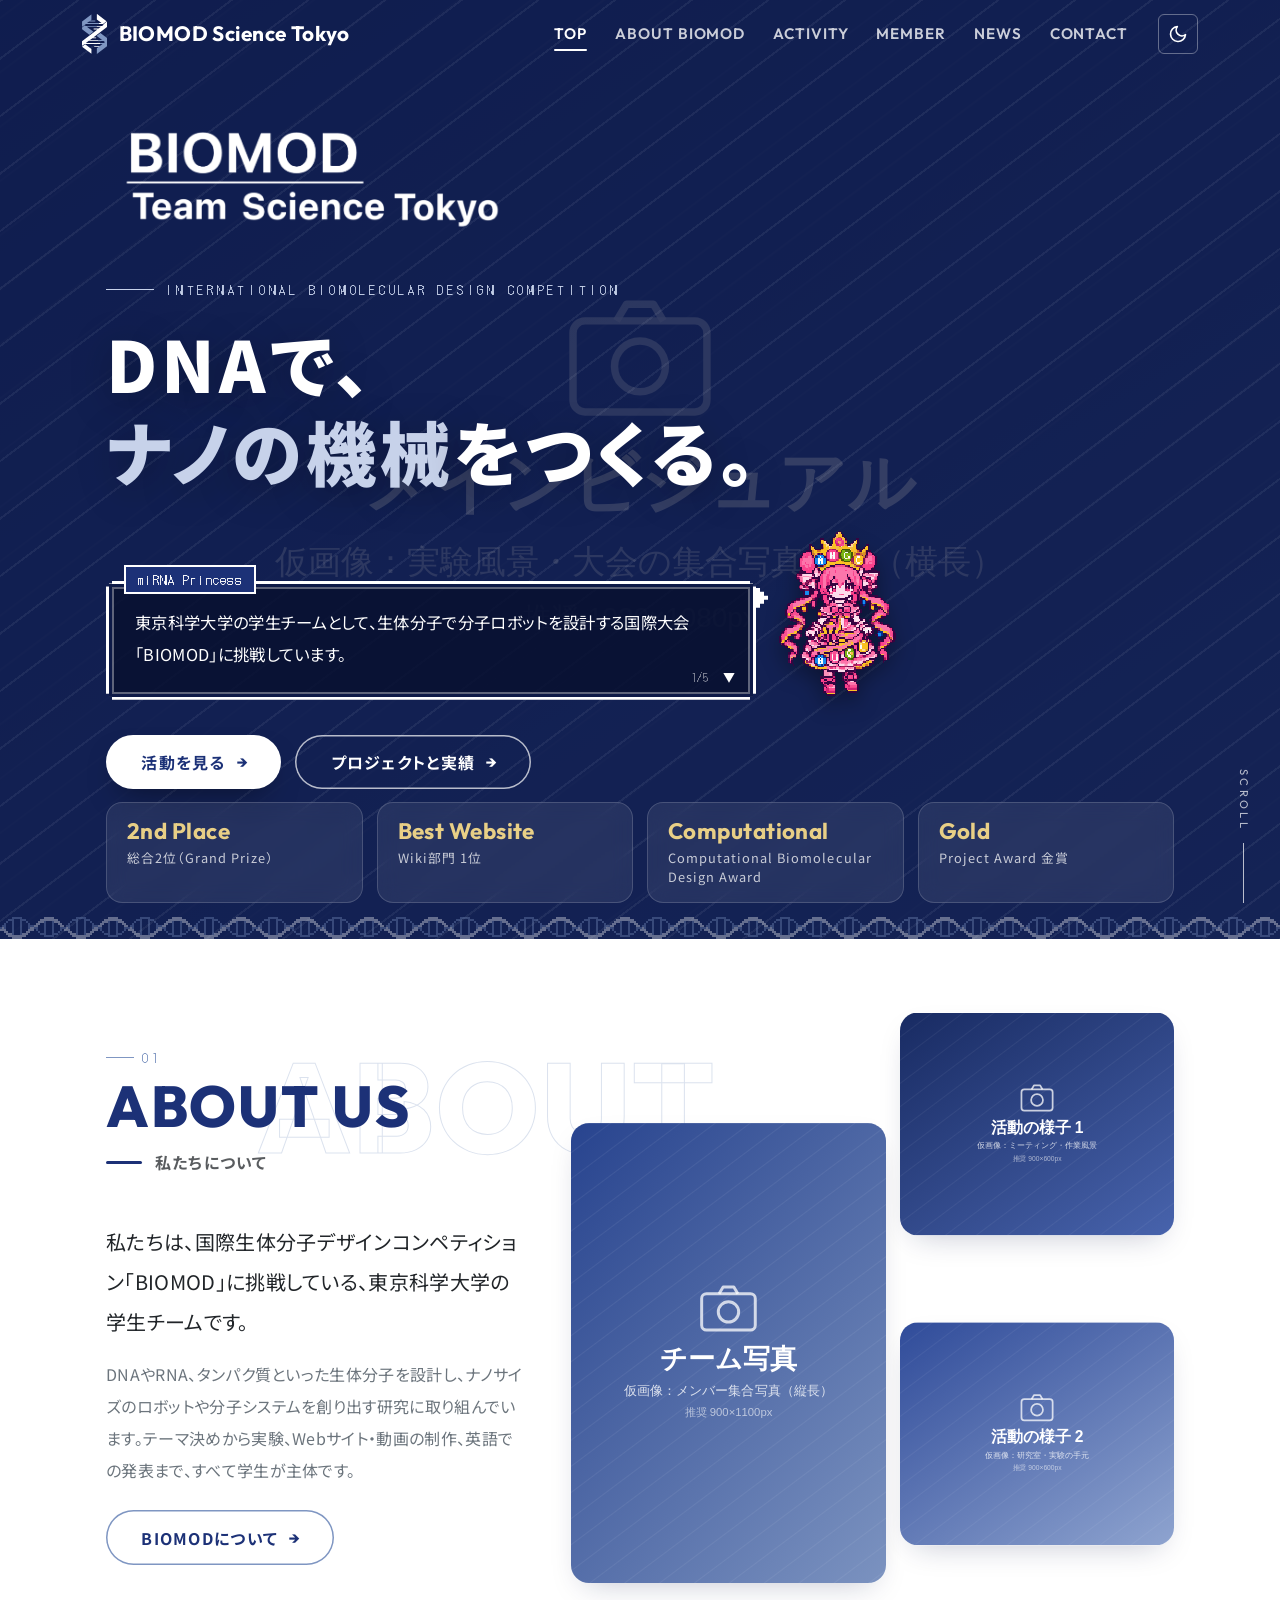
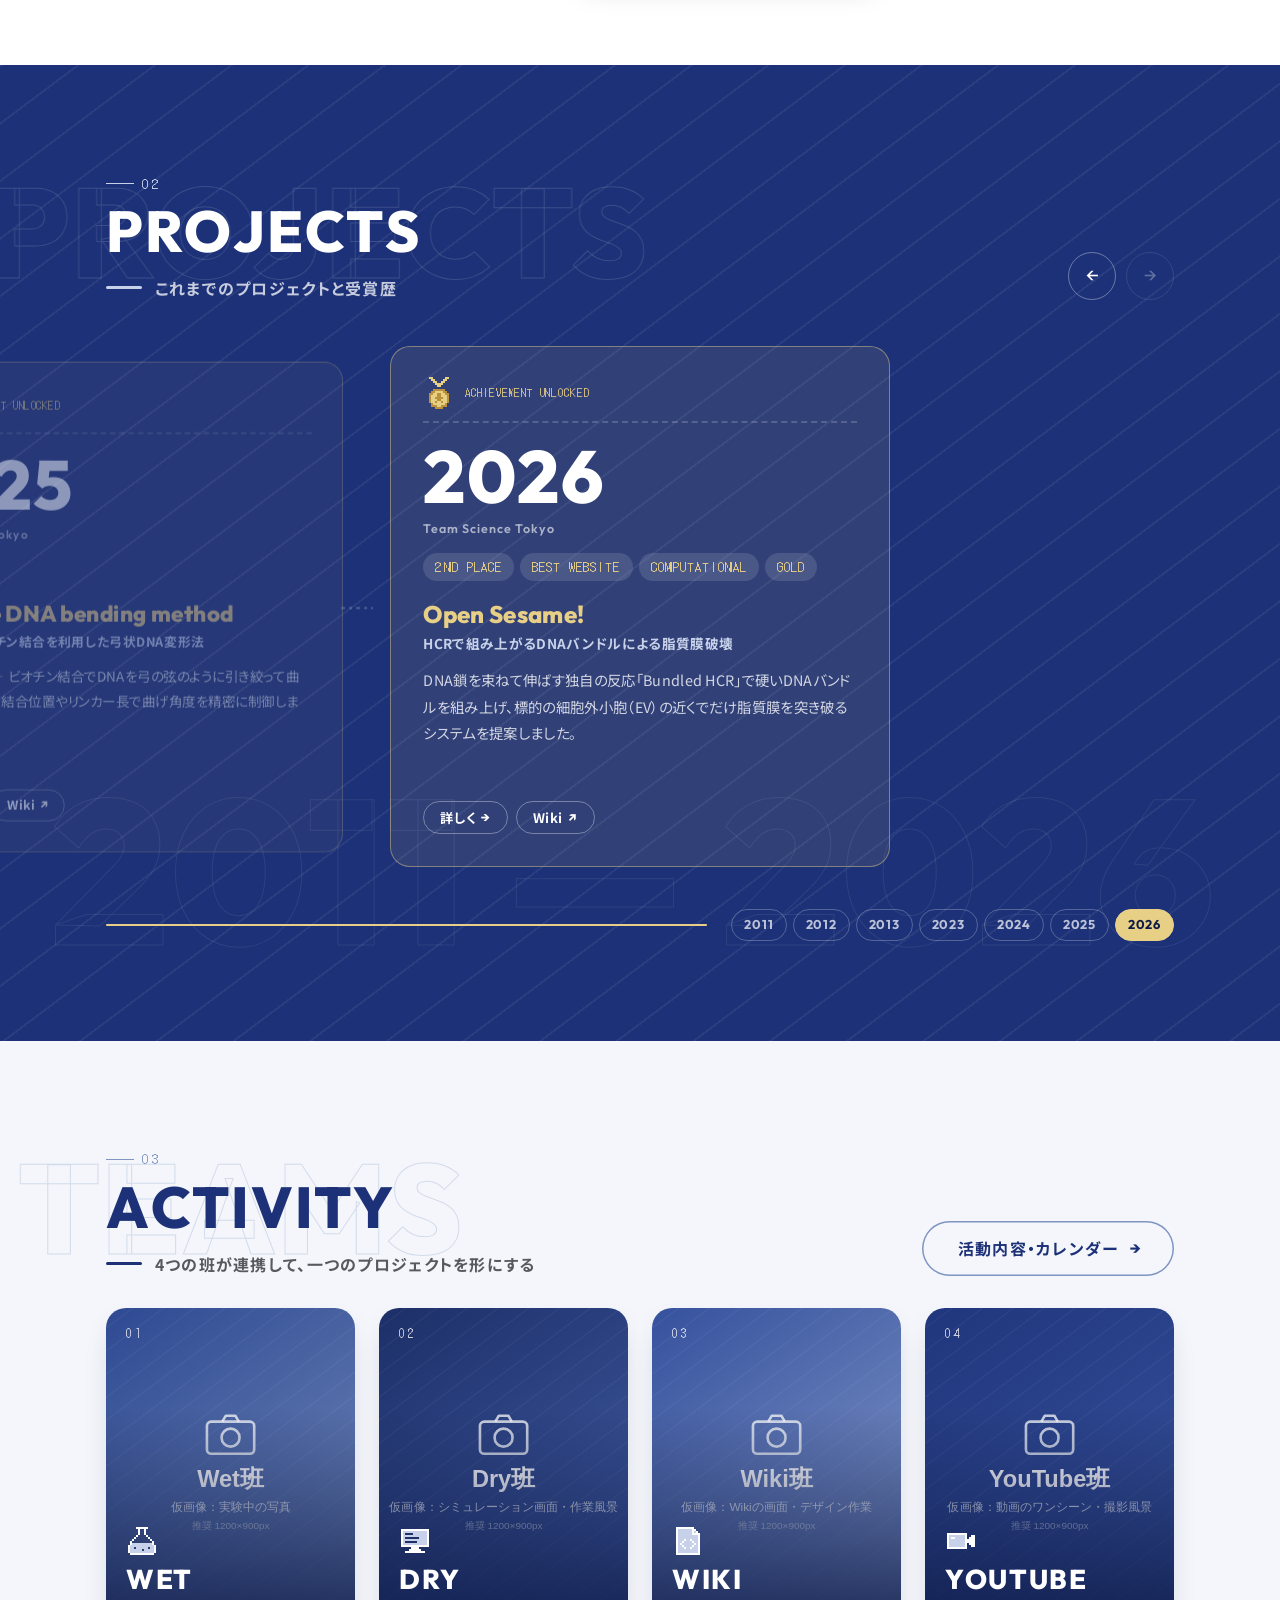
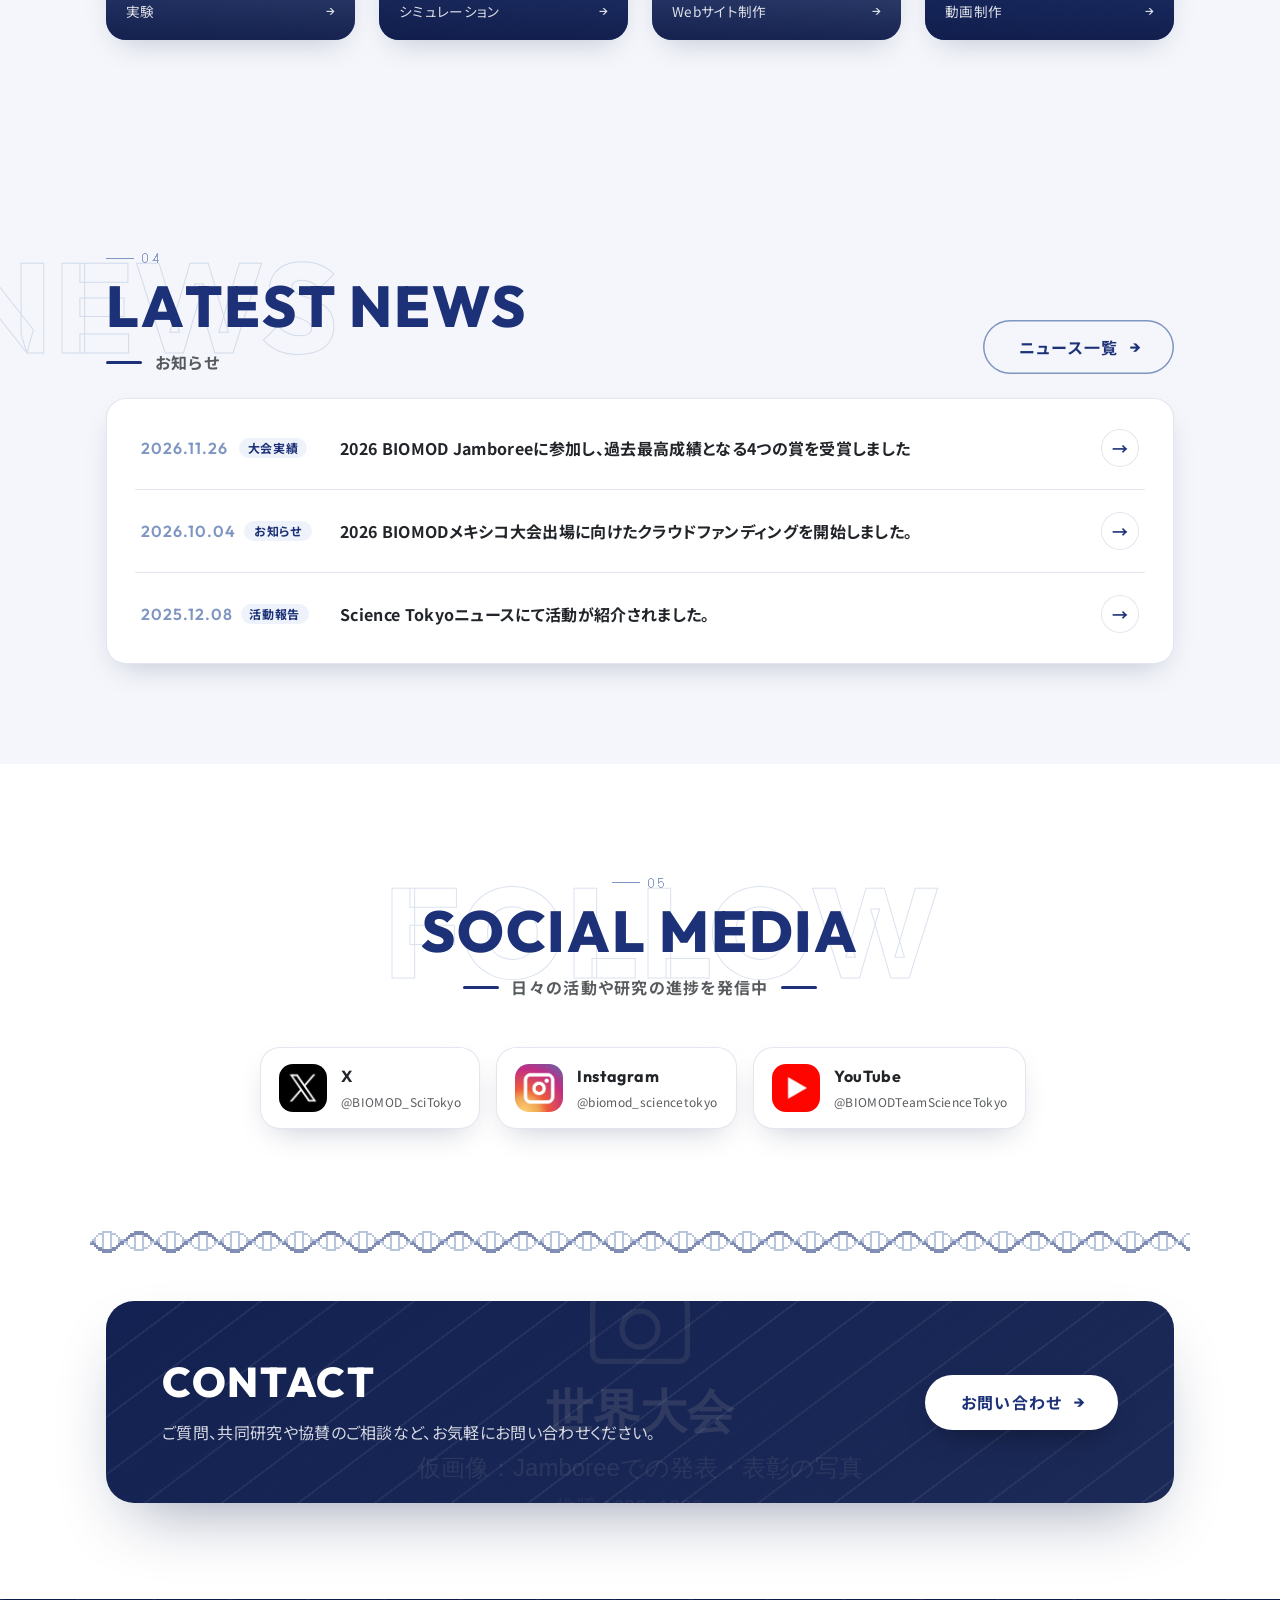
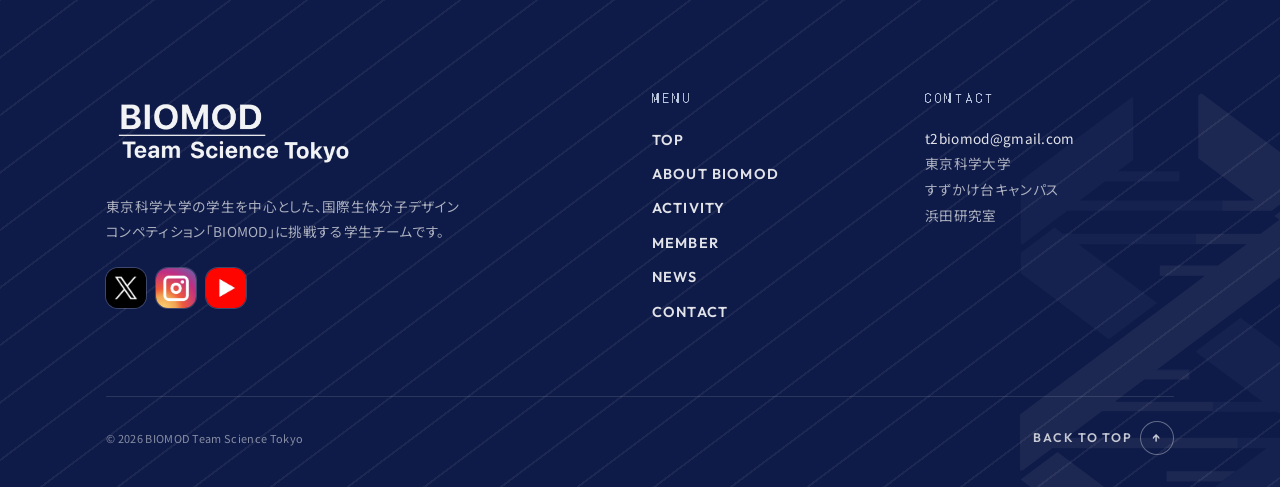
<file: index.html>
<!DOCTYPE html>
<html lang="ja">

<head>
    <meta charset="UTF-8">
    <meta name="viewport" content="width=device-width, initial-scale=1.0">
    <title>BIOMOD Team Science Tokyo</title>
    <!-- タブに表示されるアイコン -->
    <link rel="icon" href="logo/favicon.ico" sizes="any">
    <link rel="icon" href="logo/favicon.svg" type="image/svg+xml">
    <link rel="apple-touch-icon" href="logo/apple-touch-icon.png">
    <!-- 保存済み or OSの設定からテーマを先に決めて、読み込み時のちらつきを防ぐ -->
    <script>
        (function () {
            var t = null;
            try { t = localStorage.getItem('theme'); } catch (e) {}
            if (t !== 'dark' && t !== 'light') t = window.matchMedia('(prefers-color-scheme: dark)').matches ? 'dark' : 'light';
            document.documentElement.setAttribute('data-bs-theme', t);
        })();
    </script>
    <!-- フォント（英字見出し：Outfit / 日本語：Noto Sans JP） -->
    <link rel="preconnect" href="https://fonts.googleapis.com">
    <link rel="preconnect" href="https://fonts.gstatic.com" crossorigin>
    <link href="https://fonts.googleapis.com/css2?family=Noto+Sans+JP:wght@400;500;700;900&family=Outfit:wght@500;600;700;800&family=DotGothic16&display=swap" rel="stylesheet">
    <link href="https://cdn.jsdelivr.net/npm/bootstrap@5.3.0/dist/css/bootstrap.min.css" rel="stylesheet">
    <link rel="stylesheet" href="style.css">
</head>

<body class="bg-white text-dark is-top-page">

    <!-- ヘッダーがここに読み込まれる -->
    <div id="header-placeholder"></div>

    <!-- ===== メインビジュアル =====
         背景写真：img/placeholder/hero.svg を差し替え（横長 1920×1080 程度）。青いグラデーションが自動で重なります -->
    <header class="hero hero-under-nav">
        <div class="hero-bg" style="background-image: url('img/placeholder/hero.svg');"></div>
        <div class="container hero-inner px-4 px-md-3" style="max-width: 1100px;">
            <img src="logo/team-text.png" alt="BIOMOD Team Science Tokyo" class="hero-logo logo-fade-in">
            <p class="hero-eyebrow">INTERNATIONAL BIOMOLECULAR DESIGN COMPETITION</p>
            <!-- キャッチコピー（仮）。自由に書き換えてください -->
            <h1 class="hero-title">DNAで、<br><span class="accent">ナノの機械</span>をつくる。</h1>
            <!-- ===== キャラクターが話すメッセージウィンドウ =====
                 ・ウィンドウをクリック/タップ（またはEnter）するとセリフが次に進み、最後まで行くと最初に戻ります
                 ・セリフは下の <ol class="msg-lines"> の <li> を書き換え・追加・削除してください
                 ・<li data-pose="jump"> のように書くと、そのセリフのときの姫のポーズを指定できます
                   （talk：話す〈省略時〉 / jump：ジャンプ / dance：くるっと回る / wave：手を振る）
                 ・ポーズの画像は img/character/princess/ にあります -->
            <div class="msg-scene">
                <div class="msg-box">
                    <span class="msg-name">miRNA Princess</span>
                    <div class="msg-window" data-typing role="button" tabindex="0" aria-label="クリックすると次のセリフへ進みます">
                        <p aria-live="polite">東京科学大学の学生チームとして、生体分子で分子ロボットを設計する国際大会「BIOMOD」に挑戦しています。</p>
                        <ol class="msg-lines" hidden>
                            <li data-pose="talk">東京科学大学の学生チームとして、生体分子で分子ロボットを設計する国際大会「BIOMOD」に挑戦しています。</li>
                            <li data-pose="jump">2026年のメキシコ大会では、総合2位、Best Website 1位、Computational Biomolecular Design Award、金賞を受賞しました！</li>
                            <li data-pose="dance">研究は Wet・Dry・Wiki・YouTube の4つの班が連携して進めています。</li>
                            <li data-pose="talk">今年のプロジェクトは「Open Sesame!」。DNAの束で、細胞外小胞の膜を開けることに挑みました。</li>
                            <li data-pose="wave">くわしくは、下にスクロールして見てみてね。</li>
                        </ol>
                        <span class="msg-count" aria-hidden="true"></span>
                        <span class="msg-cursor" aria-hidden="true">▼</span>
                    </div>
                    <span class="msg-tail" aria-hidden="true"></span>
                </div>
                <img src="img/character/princess/idle.gif" alt="" class="hero-chara" width="120" height="122"
                    data-pose-idle="img/character/princess/idle.gif"
                    data-pose-talk="img/character/princess/talk.gif"
                    data-pose-jump="img/character/princess/jump.gif|1400"
                    data-pose-dance="img/character/princess/dance.gif|4200"
                    data-pose-wave="img/character/princess/wave.gif|1800">
            </div>
            <div class="hero-actions">
                <a href="activity.html" class="btn-sb btn-sb-light">活動を見る</a>
                <a href="#projects" class="btn-sb btn-sb-ghost">プロジェクトと実績</a>
            </div>
        </div>
        <div class="container hero-stats px-4 px-md-3">
            <!-- BIOMOD 2026 の受賞（出典：https://biomod.net/winners/） -->
            <div class="hero-stat"><span class="hero-stat-num is-gold">2nd Place</span><span class="hero-stat-label">総合2位（Grand Prize）</span></div>
            <div class="hero-stat"><span class="hero-stat-num is-gold">Best Website</span><span class="hero-stat-label">Wiki部門 1位</span></div>
            <div class="hero-stat"><span class="hero-stat-num is-gold">Computational</span><span class="hero-stat-label">Computational Biomolecular Design Award</span></div>
            <div class="hero-stat"><span class="hero-stat-num is-gold">Gold</span><span class="hero-stat-label">Project Award 金賞</span></div>
        </div>
        <span class="hero-scroll" aria-hidden="true">SCROLL</span>
        <div class="hero-dna" aria-hidden="true"></div>
    </header>

    <main class="w-100">


        <!-- ===== 01 ABOUT US ===== -->
        <section class="fade-in-section section-padding">
            <div class="container px-4 px-md-3" style="max-width: 1100px;">
                <div class="row align-items-center gx-5 gy-5">
                    <div class="col-lg-5">
                        <div class="sec-head">
                            <span class="sec-num">01</span>
                            <h2 class="sec-title" data-bg="ABOUT">ABOUT US</h2>
                            <p class="sec-sub">私たちについて</p>
                        </div>
                        <p class="fs-5 mb-3" style="line-height: 2;">
                            私たちは、国際生体分子デザインコンペティション「BIOMOD」に挑戦している、東京科学大学の学生チームです。
                        </p>
                        <p class="text-secondary mb-4" style="line-height: 2;">
                            DNAやRNA、タンパク質といった生体分子を設計し、ナノサイズのロボットや分子システムを創り出す研究に取り組んでいます。テーマ決めから実験、Webサイト・動画の制作、英語での発表まで、すべて学生が主体です。
                        </p>
                        <a href="about-biomod.html" class="btn-sb btn-sb-outline">BIOMODについて</a>
                    </div>
                    <!-- 写真3枚：img/placeholder/about-1〜3.svg を差し替え -->
                    <div class="col-lg-7">
                        <div class="mosaic-wrap">
                            <div class="mosaic">
                                <img src="img/placeholder/about-1.svg" alt="チームの集合写真">
                                <img src="img/placeholder/about-2.svg" alt="活動の様子">
                                <img src="img/placeholder/about-3.svg" alt="実験の様子">
                            </div>
                        </div>
                    </div>
                </div>
            </div>
        </section>

        <!-- ===== 02 PROJECTS & AWARDS（プロジェクトと受賞歴） =====
             横スクロールの年表です。スマホは指でスワイプ、PCは矢印・年のボタン・トラックパッドの横スクロール・ドラッグで動かせます。
             ・1年 = 1枚のカード（<article class="award-card">）。プロジェクト名・ひとこと・紹介文・受賞・リンクを書きます
             ・カードを追加すると自動で年表が伸びます。最初は一番右（最新の年）が表示されます
             ・2011〜2013年（class="is-history"）は、現在のチームより前の東京工業大学チームです。間の <div class="hscroll-gap"> は空白期間の区切り（年ボタンの対象外）
             ・下の年ボタン（data-hscroll-to）もカードと同じ順番・数にそろえてください -->
        <section id="projects" class="band-blue hscroll section-padding" data-hscroll aria-labelledby="awards-title">
            <div class="hscroll-inner">
                <span class="hscroll-bgtext" aria-hidden="true">2011 — 2026</span>
                <div class="container px-4 px-md-3" style="max-width: 1100px;">
                    <div class="hscroll-head">
                        <div class="sec-head sec-head-light mb-0">
                            <span class="sec-num">02</span>
                            <h2 class="sec-title" id="awards-title" data-bg="PROJECTS">PROJECTS</h2>
                            <p class="sec-sub">これまでのプロジェクトと受賞歴</p>
                        </div>
                        <div class="hscroll-arrows">
                            <button type="button" class="hscroll-arrow" data-hscroll-prev aria-label="前の年へ">←</button>
                            <button type="button" class="hscroll-arrow" data-hscroll-next aria-label="次の年へ">→</button>
                        </div>
                    </div>
                </div>
                <div class="hscroll-viewport" tabindex="0" aria-label="プロジェクトと受賞歴の年表（横にスクロールできます）">
                    <div class="hscroll-track award-grid fade-in-section">
                        <article class="award-card is-gold is-history">
                            <div class="unlock"><span class="px-icon px-medal" aria-hidden="true"></span>ACHIEVEMENT UNLOCKED</div>
                            <div class="award-year">2011</div>
                            <p class="award-team">TeamJapan-Tokyo</p>
                            <div class="award-medals"><span class="award-medal gold">2ND PLACE</span><span class="award-medal gold">BEST VIDEO 2ND</span><span class="award-medal gold">GOLD</span></div>
                            <h3 class="award-project">DNA ciliate</h3>
                            <p class="award-project-sub">繊毛虫をまねたマイクロサイズの分子ロボット</p>
                            <p class="award-text">マイクロビーズの体にDNA酵素の「繊毛」を付けた、自律的に動く分子ロボット。自由に動く・DNAのレールを歩く・光で集まるの3つのモードを持ちます。</p>
                            <div class="award-links"><a href="about-biomod.html#project-2011" class="award-link">詳しく</a><a href="https://web.archive.org/web/20130328095153/http://openwetware.org:80/wiki/Biomod/2011/TeamJapan/Tokyo" target="_blank" rel="noopener" class="award-link ext">Wiki</a></div>
                        </article>
                        <article class="award-card is-gold is-history">
                            <div class="unlock"><span class="px-icon px-medal" aria-hidden="true"></span>ACHIEVEMENT UNLOCKED</div>
                            <div class="award-year">2012</div>
                            <p class="award-team">Titech Nano-Jugglers</p>
                            <div class="award-medals"><span class="award-medal gold">3RD PLACE</span><span class="award-medal gold">BEST VIDEO 2ND</span><span class="award-medal gold">BEST WIKI 3RD</span><span class="award-medal gold">MOLBOT AWARD</span><span class="award-medal gold">GOLD</span></div>
                            <h3 class="award-project">Biomolecular Rocket</h3>
                            <p class="award-project-sub">触媒反応で進む、レールのいらない超高速分子ロケット</p>
                            <p class="award-text">白金ナノ粒子やカタラーゼの「エンジン」が出す泡を噴射して、レールなしで高速に進む分子ロケット。光で切り替わるDNAを「舵」にして向きを変えます。</p>
                            <div class="award-links"><a href="about-biomod.html#project-2012" class="award-link">詳しく</a><a href="https://web.archive.org/web/20130328113343/http://openwetware.org:80/wiki/Biomod/2012/Titech/Nano-Jugglers" target="_blank" rel="noopener" class="award-link ext">Wiki</a></div>
                        </article>
                        <article class="award-card is-gold is-history">
                            <div class="unlock"><span class="px-icon px-medal" aria-hidden="true"></span>ACHIEVEMENT UNLOCKED</div>
                            <div class="award-year">2013</div>
                            <p class="award-team">Team Platanus Symphony</p>
                            <div class="award-medals"><span class="award-medal gold">GOLD</span><span class="award-medal gold">BEST VIDEO 3RD</span><span class="award-medal gold">BEST T-SHIRT</span></div>
                            <h3 class="award-project">Cosmetic Biomolecular System</h3>
                            <p class="award-project-sub">使う人の好みに合わせて働く、化粧品のための分子システム</p>
                            <p class="award-text">紫外線の量に応じて働く「ナノ日傘」と、選んで変えられる構造色のメイクで、使う人の好みに応える分子システム。</p>
                            <div class="award-links"><a href="about-biomod.html#project-2013" class="award-link">詳しく</a><a href="https://web.archive.org/web/20150522062949/http://openwetware.org:80/wiki/Biomod/2013/Titech" target="_blank" rel="noopener" class="award-link ext">Wiki</a></div>
                        </article>
                        <div class="hscroll-gap"><span>2014</span><i aria-hidden="true"></i><span>2022</span><small>2020–2022は<br>コロナ禍で<br>世界大会中止</small></div>
                        <article class="award-card">
                            <div class="unlock"><span class="px-icon px-medal" aria-hidden="true"></span>ACHIEVEMENT UNLOCKED</div>
                            <div class="award-year">2023</div>
                            <p class="award-team">Team Tokyo Tech</p>
                            <div class="award-medals"><span class="award-medal bronze">BRONZE</span></div>
                            <h3 class="award-project">Micro Invader Game</h3>
                            <p class="award-project-sub">生体分子でつくるミクロなインベーダーゲーム</p>
                            <p class="award-text">免疫のしくみをインベーダーゲームに見立てた分子システム。DNAで修飾したビーズの「弾」を撃ち出し、リポソームの「敵」が当たると蛍光や自壊で応答します。</p>
                            <div class="award-links"><a href="about-biomod.html#project-2023" class="award-link">詳しく</a><a href="https://t2biomod2023.github.io/" target="_blank" rel="noopener" class="award-link ext">Wiki</a></div>
                        </article>
                        <article class="award-card">
                            <div class="unlock"><span class="px-icon px-medal" aria-hidden="true"></span>ACHIEVEMENT UNLOCKED</div>
                            <div class="award-year">2024</div>
                            <p class="award-team">Team Tokyo Tech</p>
                            <div class="award-medals"><span class="award-medal bronze">BRONZE</span></div>
                            <h3 class="award-project">Nano Pill Bug</h3>
                            <p class="award-project-sub">miRNAを守るダンゴムシ型分子ロボット</p>
                            <p class="award-text">分解されやすいmiRNAを、ダンゴムシのように丸まって捕まえ、酵素から守る分子ロボット。DNAオリガミの曲げ応力をトラップのように利用しました。</p>
                            <div class="award-links"><a href="about-biomod.html#project-2024" class="award-link">詳しく</a><a href="https://t2biomod2024.github.io/2024/index.html" target="_blank" rel="noopener" class="award-link ext">Wiki</a></div>
                        </article>
                        <article class="award-card is-gold">
                            <div class="unlock"><span class="px-icon px-medal" aria-hidden="true"></span>ACHIEVEMENT UNLOCKED</div>
                            <div class="award-year">2025</div>
                            <p class="award-team">Team Science Tokyo</p>
                            <div class="award-medals"><span class="award-medal gold">GOLD</span></div>
                            <h3 class="award-project">Bow-like DNA bending method</h3>
                            <p class="award-project-sub">アビジン‐ビオチン結合を利用した弓状DNA変形法</p>
                            <p class="award-text">強固なアビジン‐ビオチン結合でDNAを弓の弦のように引き絞って曲げる新しい手法。結合位置やリンカー長で曲げ角度を精密に制御します。</p>
                            <div class="award-links"><a href="about-biomod.html#project-2025" class="award-link">詳しく</a><a href="https://sites.google.com/view/biomod2025siencetokyo/home" target="_blank" rel="noopener" class="award-link ext">Wiki</a></div>
                        </article>
                        <article class="award-card is-gold">
                            <div class="unlock"><span class="px-icon px-medal" aria-hidden="true"></span>ACHIEVEMENT UNLOCKED</div>
                            <div class="award-year">2026</div>
                            <p class="award-team">Team Science Tokyo</p>
                            <div class="award-medals"><span class="award-medal gold">2ND PLACE</span><span class="award-medal gold">BEST WEBSITE</span><span class="award-medal gold">COMPUTATIONAL</span><span class="award-medal gold">GOLD</span></div>
                            <h3 class="award-project">Open Sesame!</h3>
                            <p class="award-project-sub">HCRで組み上がるDNAバンドルによる脂質膜破壊</p>
                            <p class="award-text">DNA鎖を束ねて伸ばす独自の反応「Bundled HCR」で硬いDNAバンドルを組み上げ、標的の細胞外小胞（EV）の近くでだけ脂質膜を突き破るシステムを提案しました。</p>
                            <div class="award-links"><a href="about-biomod.html#project-2026" class="award-link">詳しく</a><a href="https://biomod-sciencetokyo.github.io/2026project/index.html" target="_blank" rel="noopener" class="award-link ext">Wiki</a></div>
                        </article>
                    </div>
                </div>
                <div class="container px-4 px-md-3" style="max-width: 1100px;">
                    <div class="hscroll-nav">
                        <div class="hscroll-bar" aria-hidden="true"><span></span></div>
                        <div class="hscroll-steps">
                            <button type="button" data-hscroll-to>2011</button>
                            <button type="button" data-hscroll-to>2012</button>
                            <button type="button" data-hscroll-to>2013</button>
                            <button type="button" data-hscroll-to>2023</button>
                            <button type="button" data-hscroll-to>2024</button>
                            <button type="button" data-hscroll-to>2025</button>
                            <button type="button" data-hscroll-to>2026</button>
                        </div>
                    </div>
                </div>
            </div>
        </section>

        <!-- ===== 03 ACTIVITY（4つの班） ===== -->
        <section class="fade-in-section section-padding bg-light">
            <div class="container px-4 px-md-3" style="max-width: 1100px;">
                <div class="d-flex flex-wrap justify-content-between align-items-end gap-3 mb-2">
                    <div class="sec-head mb-4">
                        <span class="sec-num">03</span>
                        <h2 class="sec-title" data-bg="TEAMS">ACTIVITY</h2>
                        <p class="sec-sub">4つの班が連携して、一つのプロジェクトを形にする</p>
                    </div>
                    <a href="activity.html" class="btn-sb btn-sb-outline mb-4">活動内容・カレンダー</a>
                </div>
                <!-- 写真：img/placeholder/wet・dry・wiki・youtube.svg を差し替え -->
                <div class="row g-3 g-md-4 snap-row stagger">
                    <div class="col-6 col-lg-3">
                        <a href="activity.html#wet" class="photo-tile">
                            <img src="img/placeholder/wet.svg" alt="">
                            <span class="photo-tile-num">01</span>
                            <span class="photo-tile-body"><span class="px-icon px-wet" aria-hidden="true"></span><span class="photo-tile-en">WET</span><span class="photo-tile-jp">実験</span></span>
                        </a>
                    </div>
                    <div class="col-6 col-lg-3">
                        <a href="activity.html#dry" class="photo-tile">
                            <img src="img/placeholder/dry.svg" alt="">
                            <span class="photo-tile-num">02</span>
                            <span class="photo-tile-body"><span class="px-icon px-dry" aria-hidden="true"></span><span class="photo-tile-en">DRY</span><span class="photo-tile-jp">シミュレーション</span></span>
                        </a>
                    </div>
                    <div class="col-6 col-lg-3">
                        <a href="activity.html#wiki" class="photo-tile">
                            <img src="img/placeholder/wiki.svg" alt="">
                            <span class="photo-tile-num">03</span>
                            <span class="photo-tile-body"><span class="px-icon px-wiki" aria-hidden="true"></span><span class="photo-tile-en">WIKI</span><span class="photo-tile-jp">Webサイト制作</span></span>
                        </a>
                    </div>
                    <div class="col-6 col-lg-3">
                        <a href="activity.html#youtube" class="photo-tile">
                            <img src="img/placeholder/youtube.svg" alt="">
                            <span class="photo-tile-num">04</span>
                            <span class="photo-tile-body"><span class="px-icon px-youtube" aria-hidden="true"></span><span class="photo-tile-en">YOUTUBE</span><span class="photo-tile-jp">動画制作</span></span>
                        </a>
                    </div>
                </div>
            </div>
        </section>

        <!-- ===== 04 NEWS ===== -->
        <section class="fade-in-section section-padding bg-light">
            <div class="container px-4 px-md-3" style="max-width: 1100px;">
                <div class="d-flex flex-wrap justify-content-between align-items-end gap-3">
                    <div class="sec-head mb-4">
                        <span class="sec-num">04</span>
                        <h2 class="sec-title" data-bg="NEWS">LATEST NEWS</h2>
                        <p class="sec-sub">お知らせ</p>
                    </div>
                    <a href="news.html" class="btn-sb btn-sb-outline mb-4">ニュース一覧</a>
                </div>
                <div id="news-list" class="panel news-panel">
                    <p class="text-muted text-center my-4">読み込み中...</p>
                </div>
            </div>
        </section>

        <!-- ===== 05 SNS ===== -->
        <section class="fade-in-section section-padding">
            <div class="container px-4 px-md-3" style="max-width: 1100px;">
                <div class="sec-head text-center">
                    <span class="sec-num">05</span>
                    <h2 class="sec-title" data-bg="FOLLOW">SOCIAL MEDIA</h2>
                    <p class="sec-sub">日々の活動や研究の進捗を発信中</p>
                </div>
                <div class="sns-row">
                    <a href="https://x.com/BIOMOD_SciTokyo" target="_blank" rel="noopener" class="panel sns-big">
                        <img src="logo/x.jpeg" alt=""><span><b>X</b><small>@BIOMOD_SciTokyo</small></span>
                    </a>
                    <a href="https://www.instagram.com/biomod_sciencetokyo/" target="_blank" rel="noopener" class="panel sns-big">
                        <img src="logo/instagram.jpeg" alt=""><span><b>Instagram</b><small>@biomod_sciencetokyo</small></span>
                    </a>
                    <a href="https://www.youtube.com/@BIOMODTeamScienceTokyo" target="_blank" rel="noopener" class="panel sns-big">
                        <img src="logo/youtube.jpeg" alt=""><span><b>YouTube</b><small>@BIOMODTeamScienceTokyo</small></span>
                    </a>
                </div>
            </div>
        </section>

        <div class="container px-4 px-md-3 mb-5"><div class="pixel-divider" aria-hidden="true"></div></div>

        <!-- ===== CONTACT への誘導 ===== -->
        <section class="fade-in-section pb-5 mb-5">
            <div class="container px-4 px-md-3" style="max-width: 1100px;">
                <!-- 背景写真：img/placeholder/jamboree.svg を差し替え -->
                <div class="cta-band" style="--cta-img: url('img/placeholder/jamboree.svg');">
                    <div>
                        <h2>CONTACT</h2>
                        <p>ご質問、共同研究や協賛のご相談など、お気軽にお問い合わせください。</p>
                    </div>
                    <a href="contact.html" class="btn-sb btn-sb-light flex-shrink-0">お問い合わせ</a>
                </div>
            </div>
        </section>

    </main>

    <!-- フッターがここに読み込まれる -->
    <div id="footer-placeholder"></div>

    <script src="https://cdn.jsdelivr.net/npm/bootstrap@5.3.0/dist/js/bootstrap.bundle.min.js"></script>
    <script src="main.js"></script>
    <script src="news-render.js"></script>
    <script>NewsRender.renderList('#news-list', 'news/news.json', 3);</script>

</body>

</html>
</file>
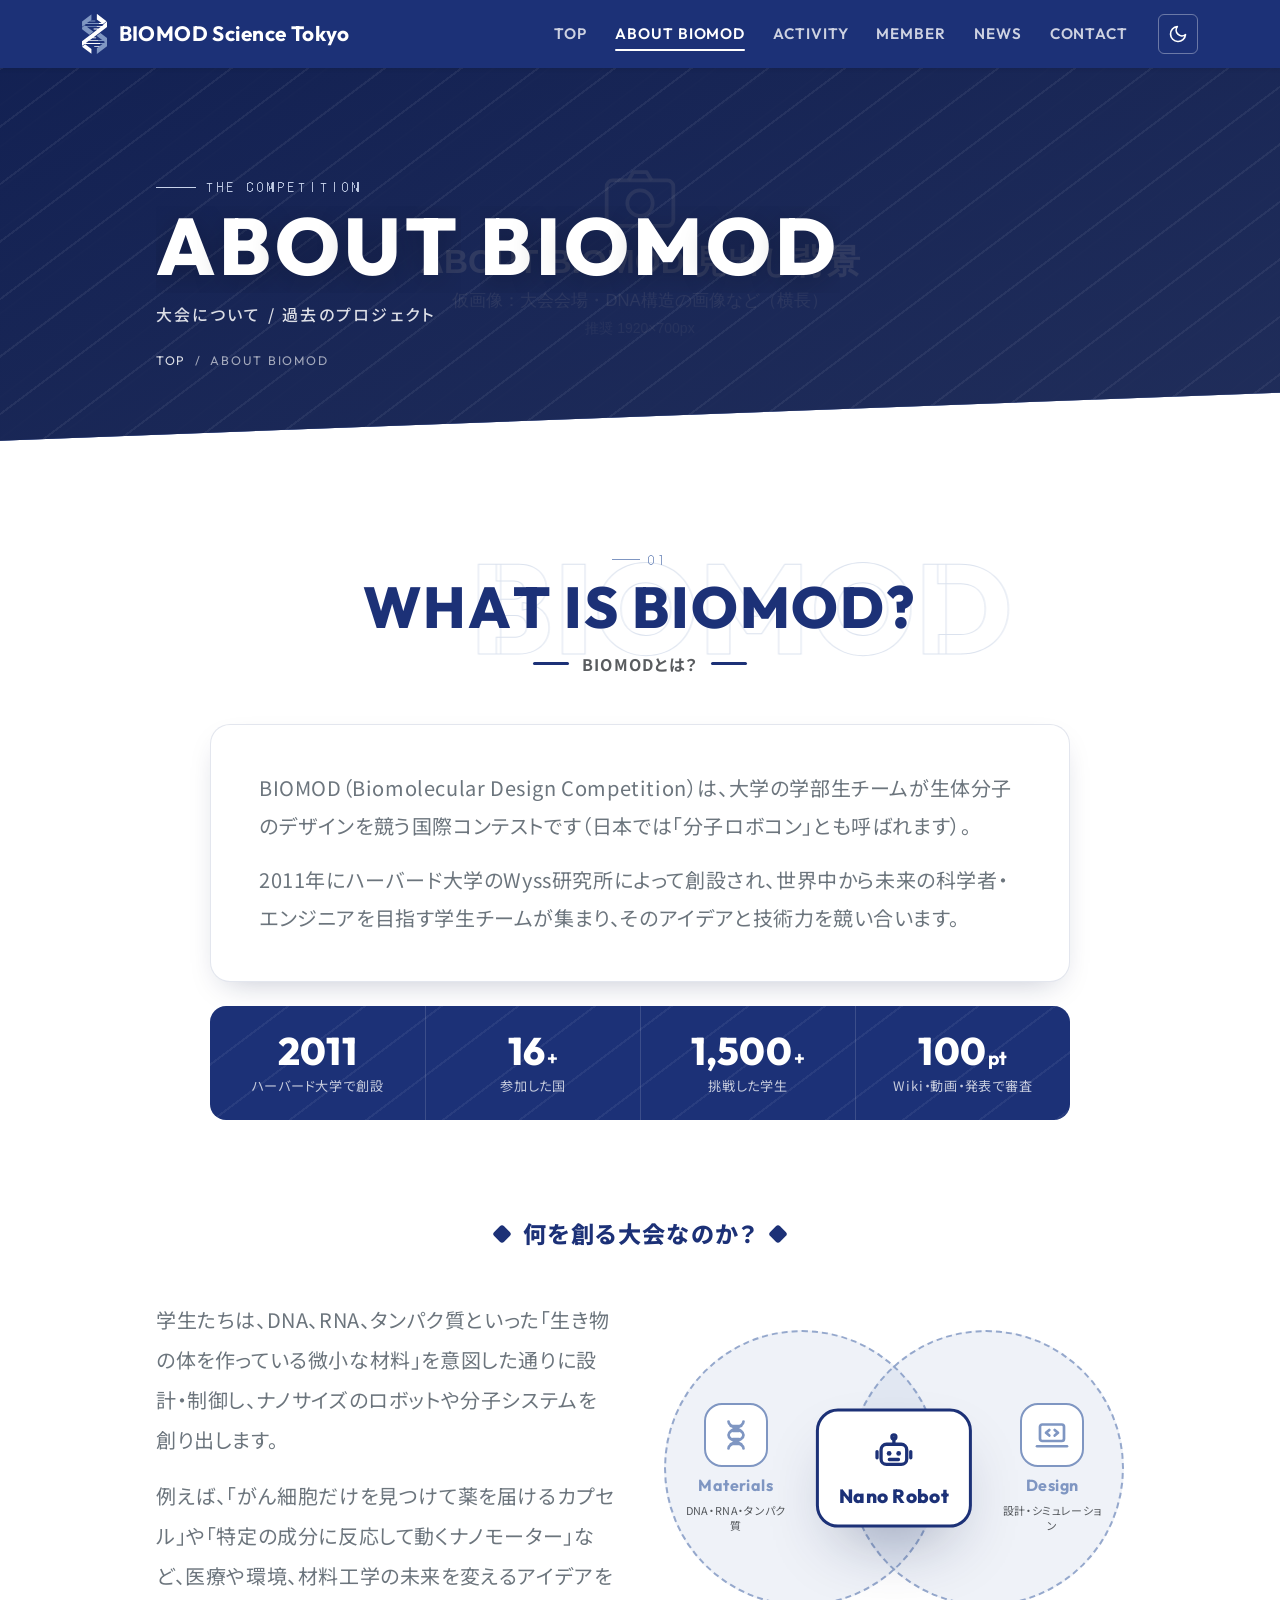
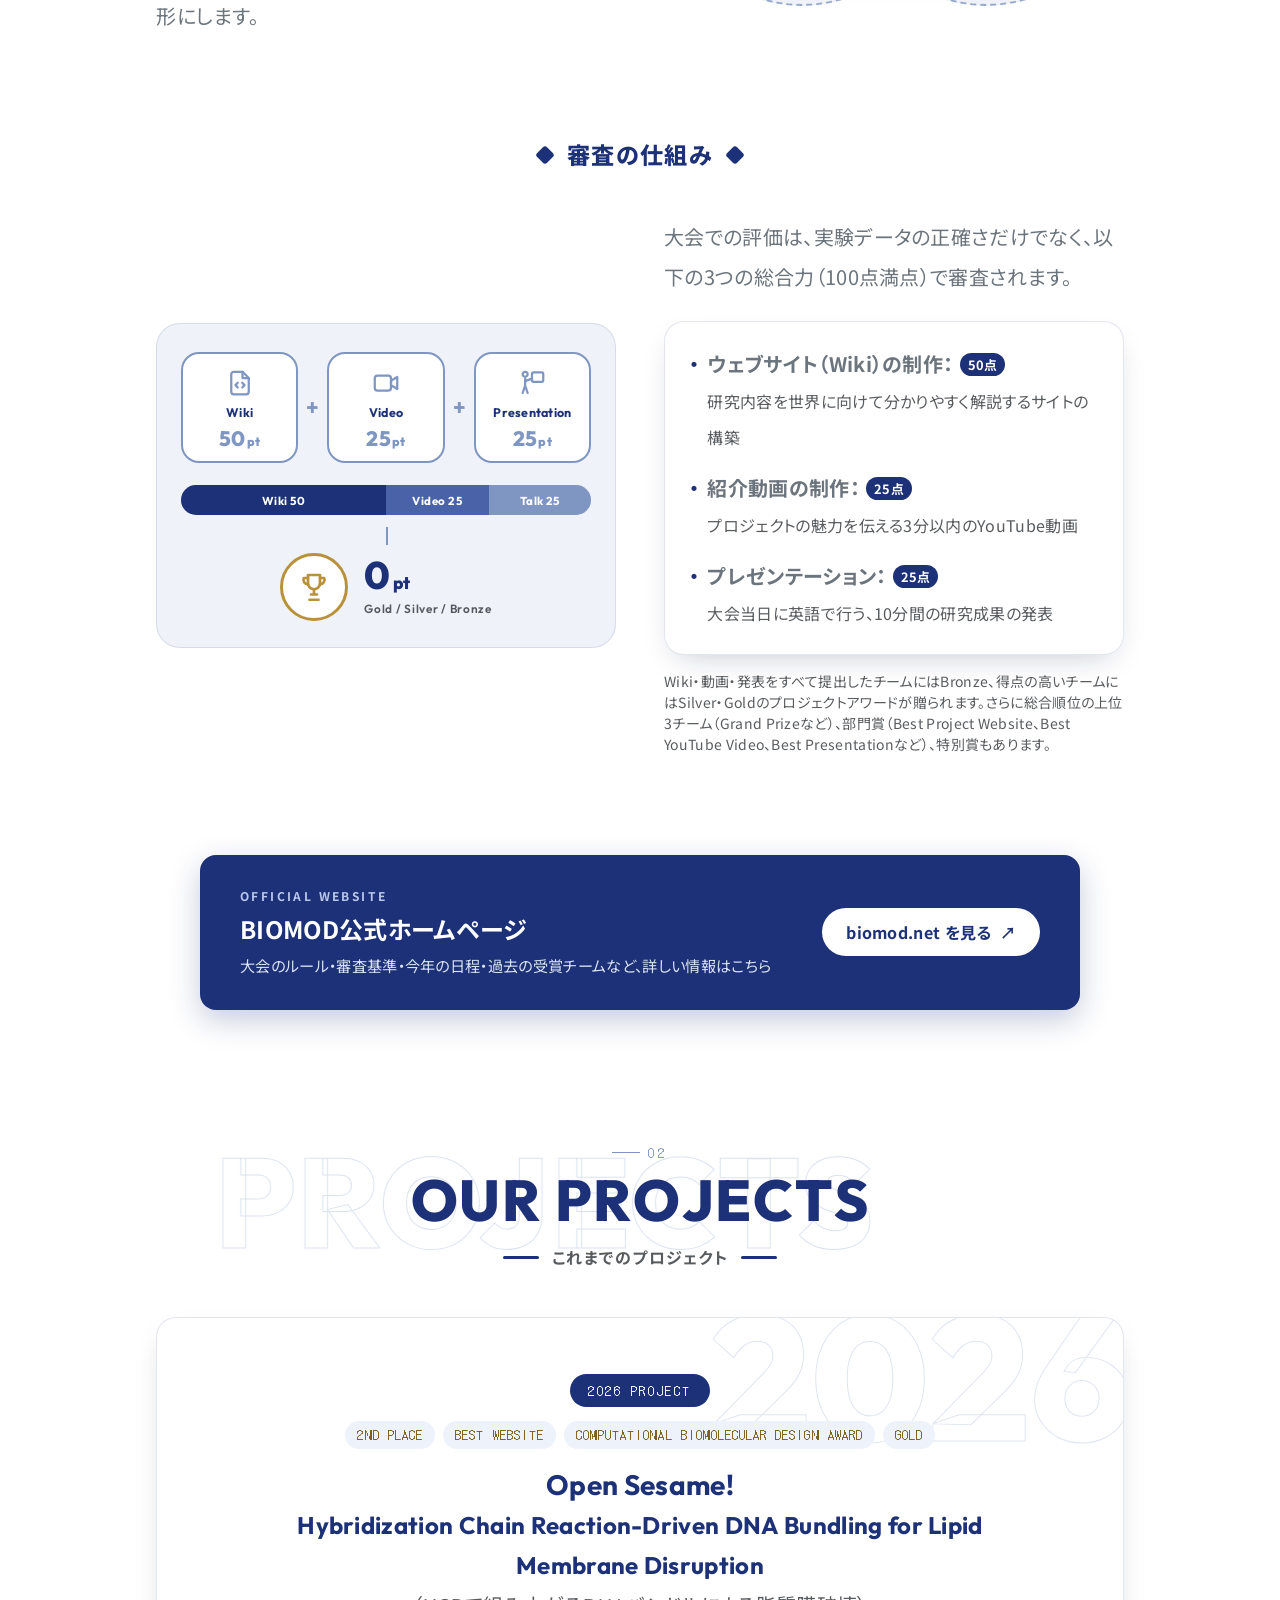
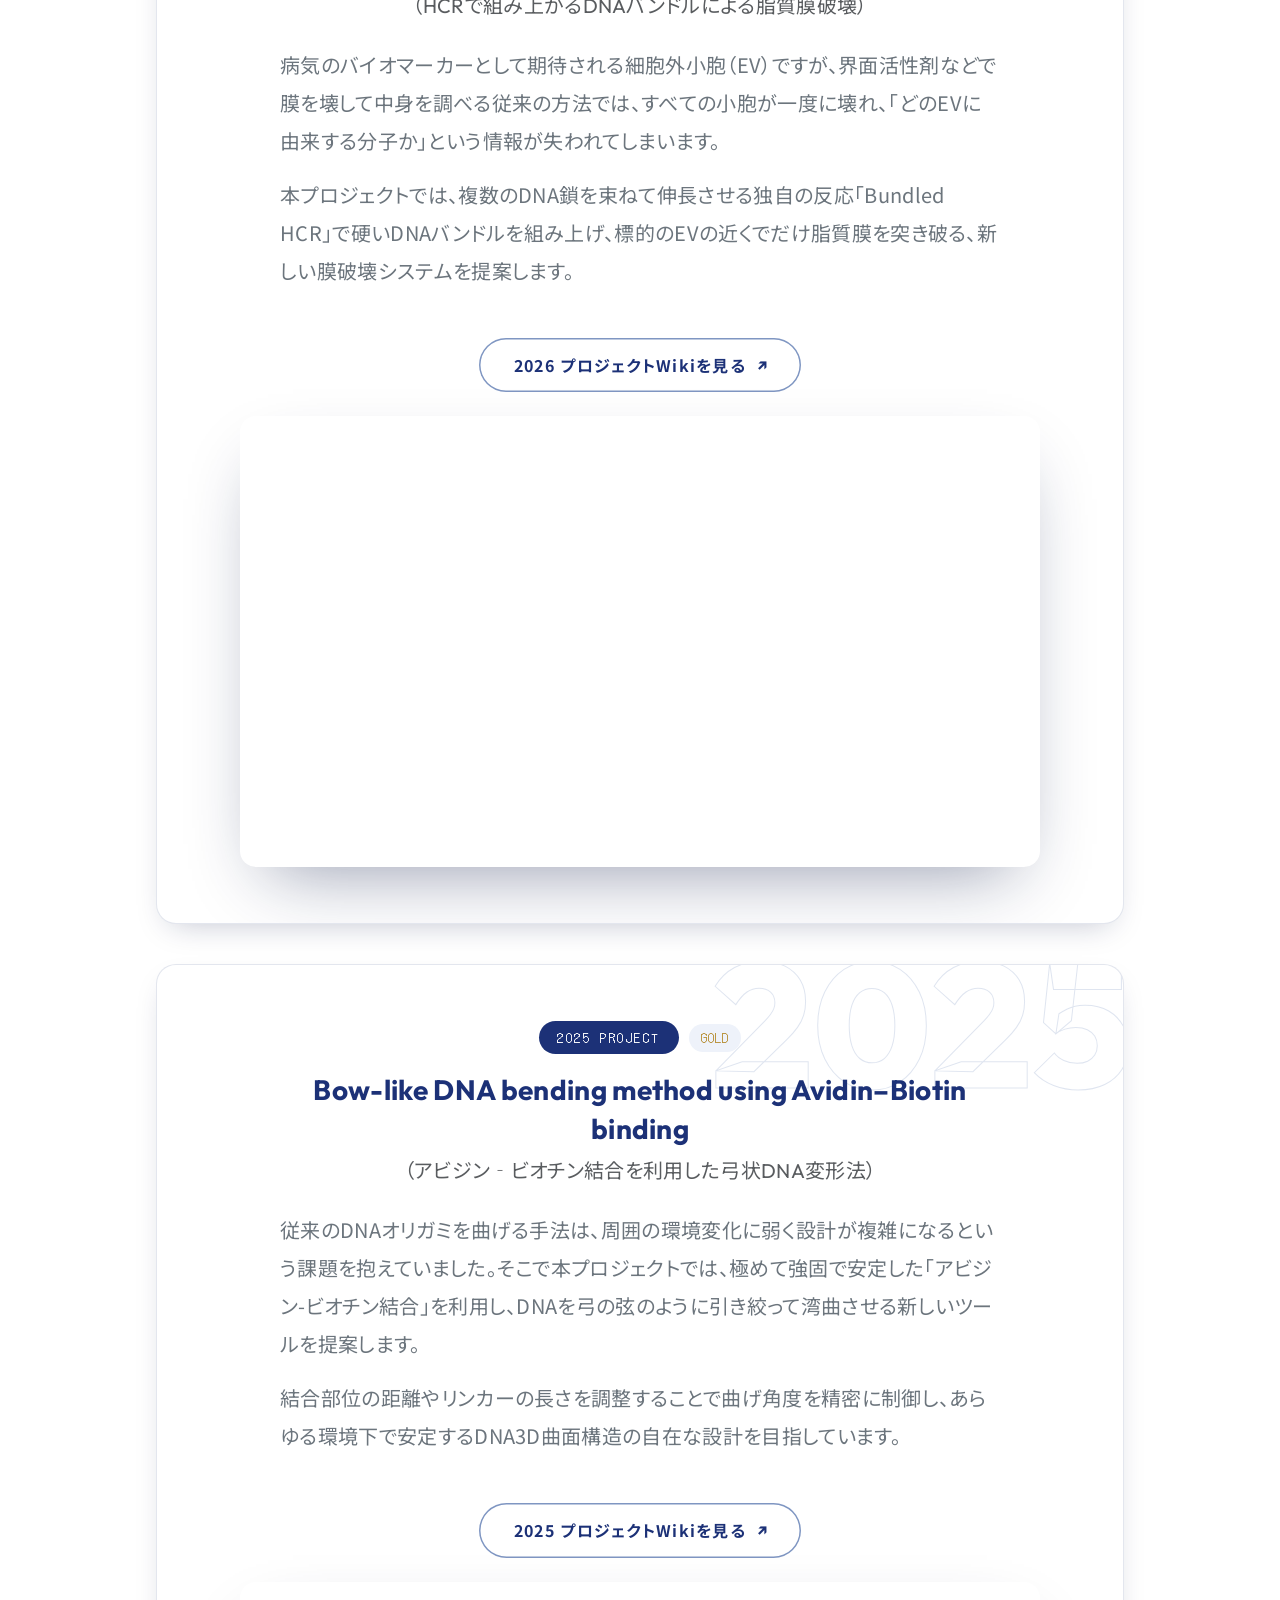
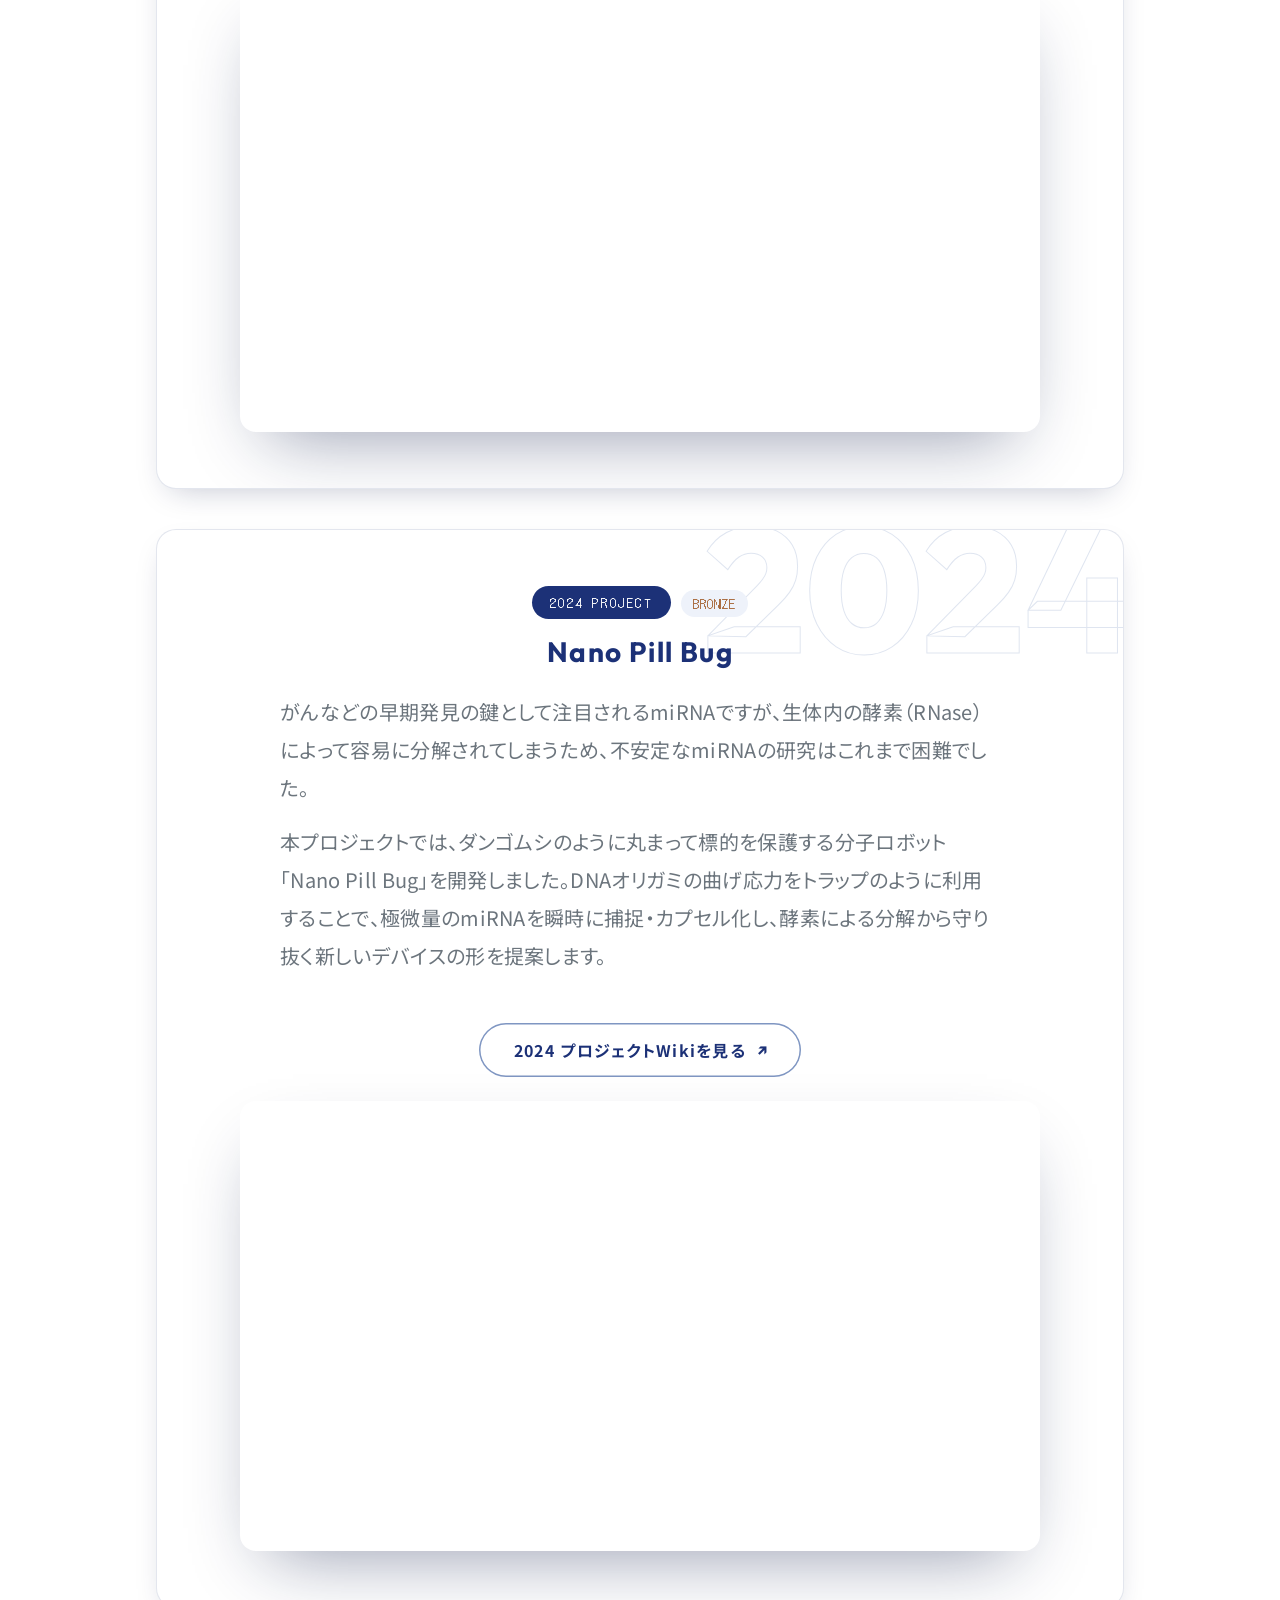
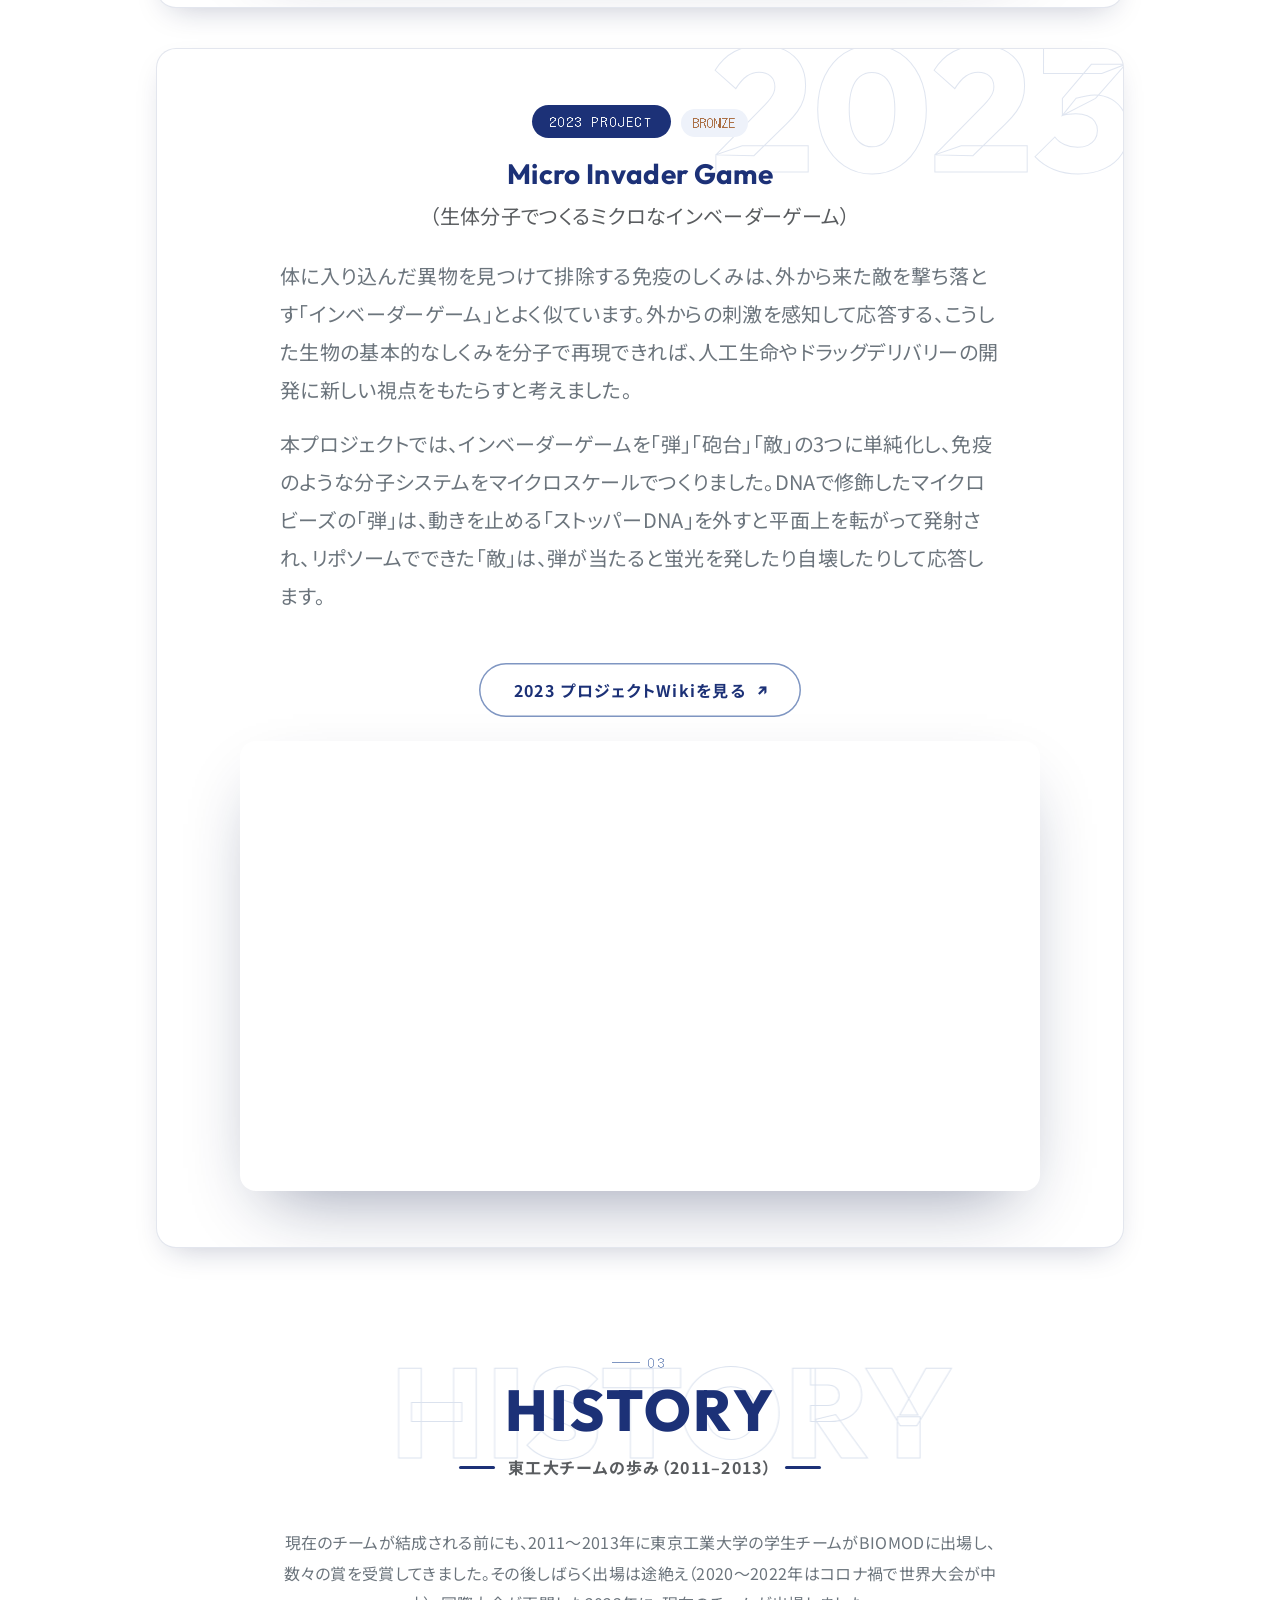
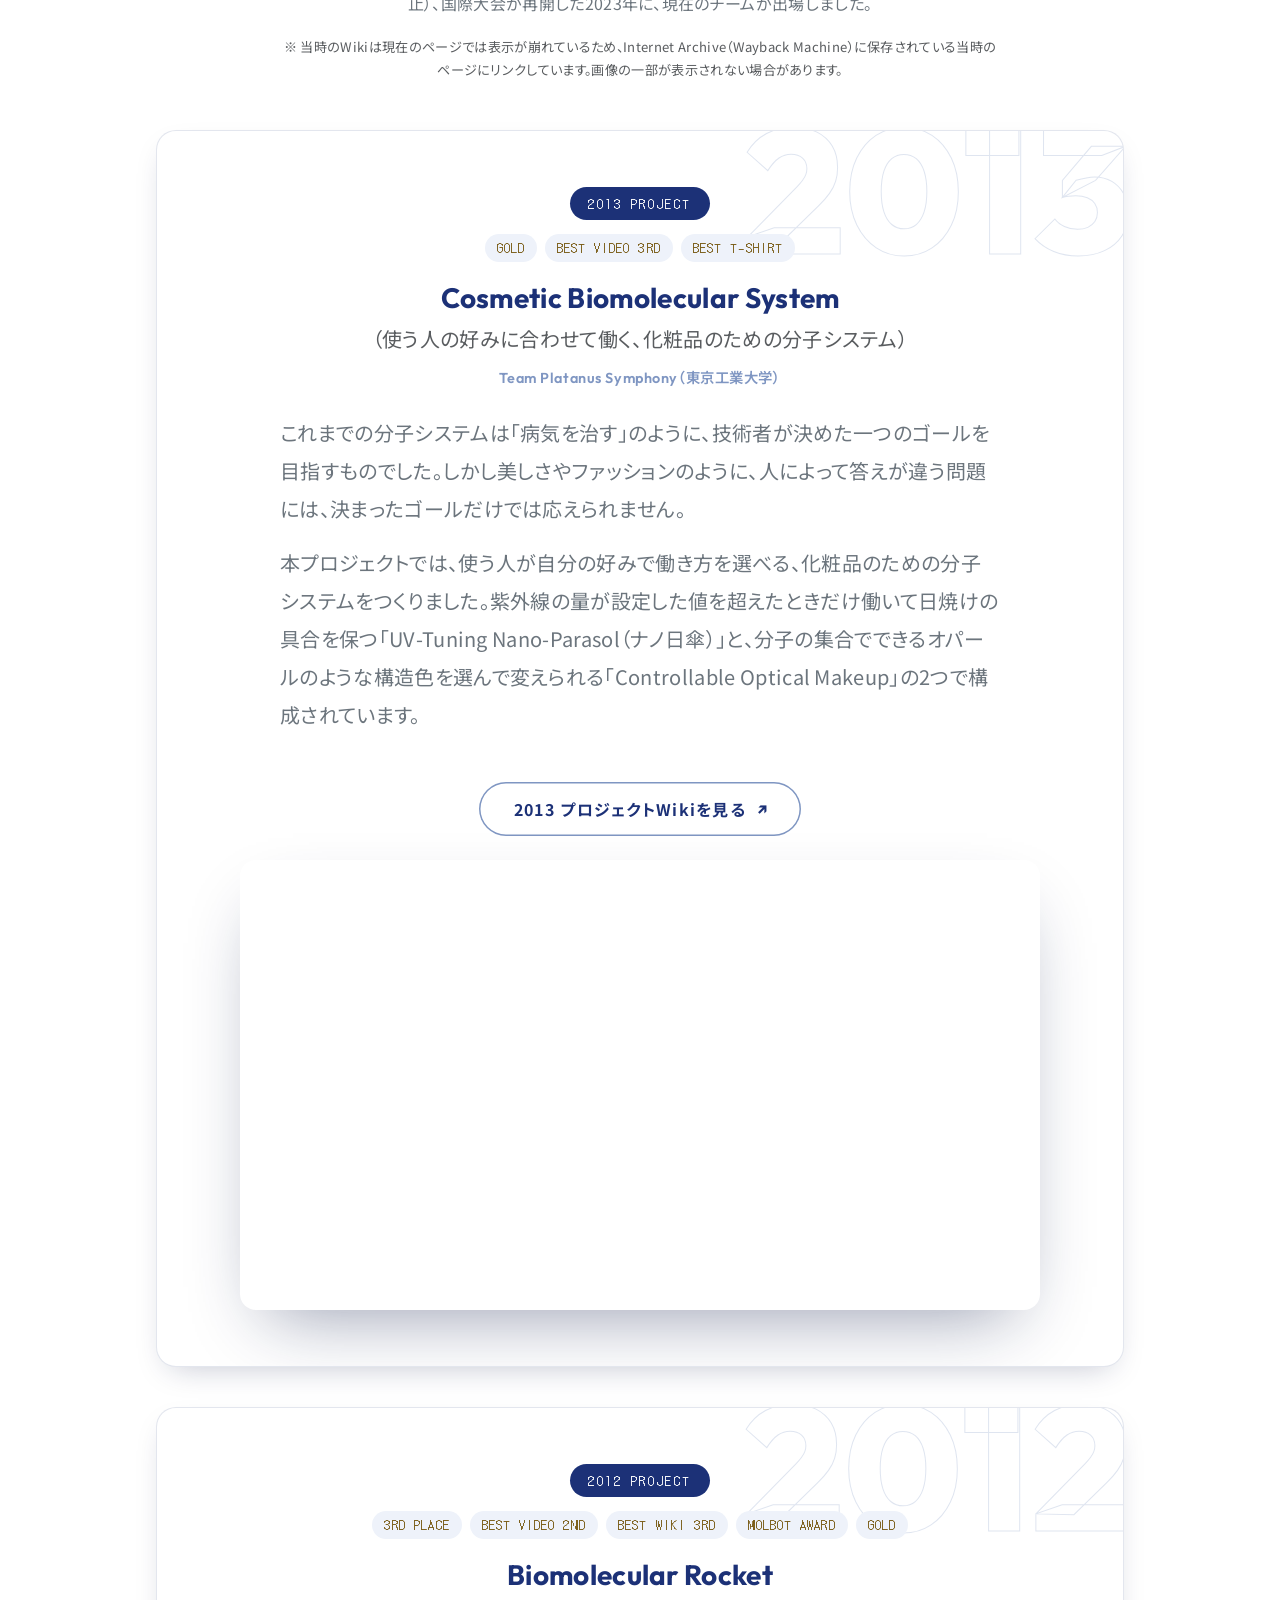
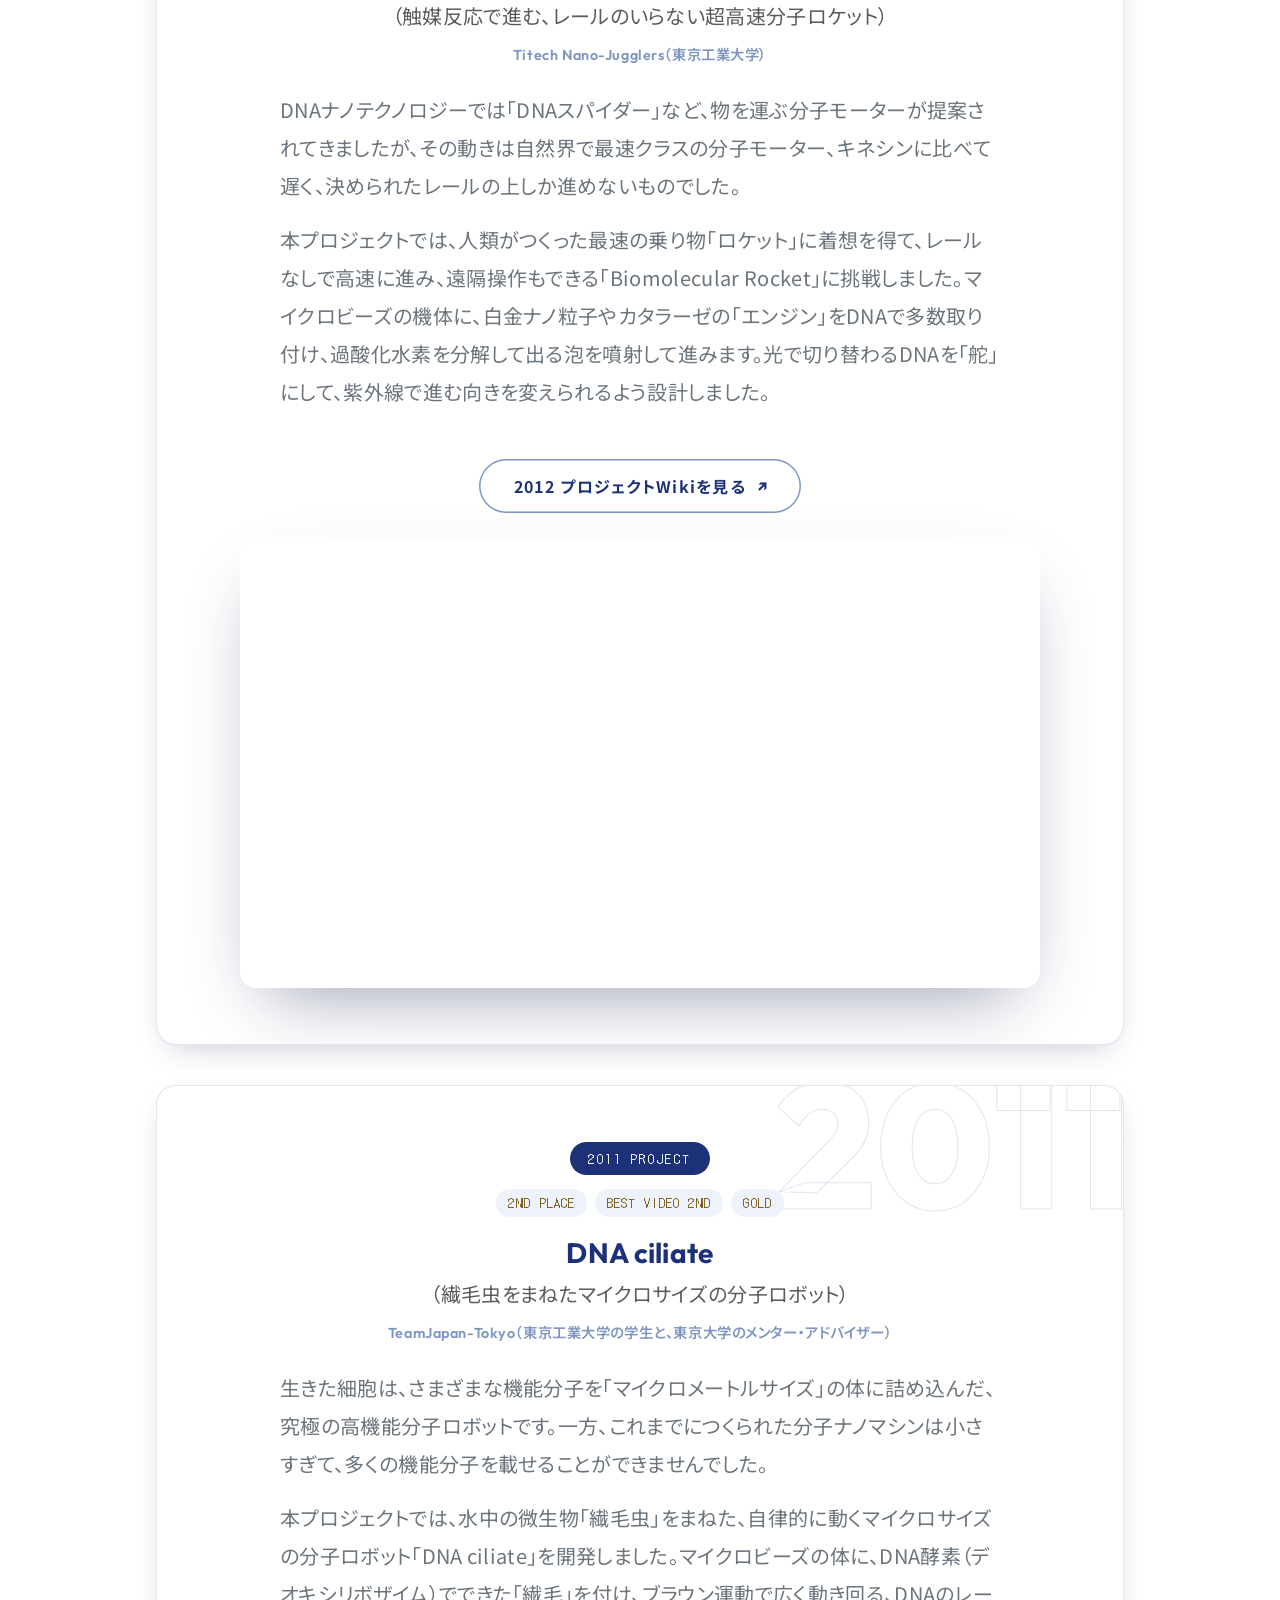
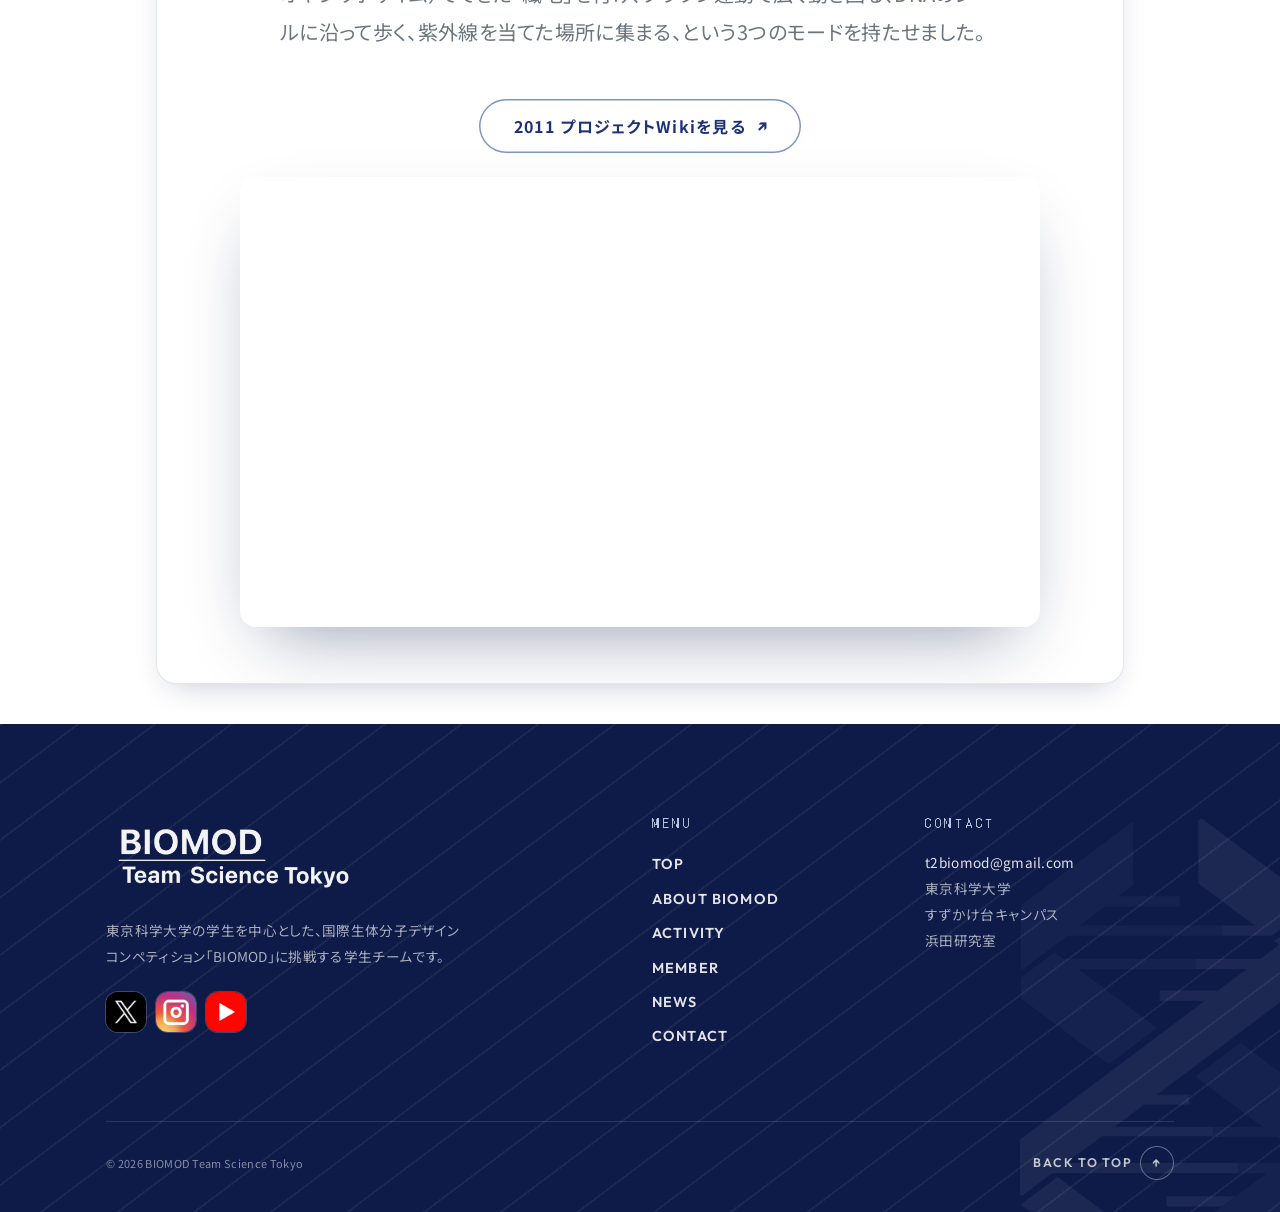
<file: about-biomod.html>
<!DOCTYPE html>
<html lang="ja">
<head>
    <meta charset="UTF-8">
    <meta name="viewport" content="width=device-width, initial-scale=1.0">
    <title>ABOUT BIOMOD | BIOMOD Team Science Tokyo</title>
    <!-- タブに表示されるアイコン -->
    <link rel="icon" href="logo/favicon.ico" sizes="any">
    <link rel="icon" href="logo/favicon.svg" type="image/svg+xml">
    <link rel="apple-touch-icon" href="logo/apple-touch-icon.png">
    <!-- 保存済み or OSの設定からテーマを先に決めて、読み込み時のちらつきを防ぐ -->
    <script>
        (function () {
            var t = null;
            try { t = localStorage.getItem('theme'); } catch (e) {}
            if (t !== 'dark' && t !== 'light') t = window.matchMedia('(prefers-color-scheme: dark)').matches ? 'dark' : 'light';
            document.documentElement.setAttribute('data-bs-theme', t);
        })();
    </script>
    <!-- フォント（英字見出し：Outfit / 日本語：Noto Sans JP） -->
    <link rel="preconnect" href="https://fonts.googleapis.com">
    <link rel="preconnect" href="https://fonts.gstatic.com" crossorigin>
    <link href="https://fonts.googleapis.com/css2?family=Noto+Sans+JP:wght@400;500;700;900&family=Outfit:wght@500;600;700;800&family=DotGothic16&display=swap" rel="stylesheet">
    <link href="https://cdn.jsdelivr.net/npm/bootstrap@5.3.0/dist/css/bootstrap.min.css" rel="stylesheet">
    <link rel="stylesheet" href="style.css">
</head>
<body class="bg-white text-dark">

    <div id="header-placeholder"></div>

    <!-- 見出し帯（背景写真：img/placeholder/page-about.svg を差し替え） -->
    <section class="page-hero" style="--hero-img: url('img/placeholder/page-about.svg');">
        <div class="container page-hero-inner px-4 px-md-3">
            <p class="page-hero-eyebrow">The Competition</p>
            <h1 class="page-hero-title">ABOUT BIOMOD</h1>
            <p class="page-hero-sub">大会について / 過去のプロジェクト</p>
            <nav class="page-hero-crumb" aria-label="パンくずリスト"><a href="index.html">TOP</a><span>/</span>ABOUT BIOMOD</nav>
        </div>
    </section>

    <main class="container px-4 px-md-3" style="max-width: 1000px;">

        <section class="fade-in-section my-block">
            <div class="sec-head text-center">
                <span class="sec-num">01</span>
                <h2 class="sec-title" data-bg="BIOMOD">WHAT IS BIOMOD?</h2>
                <p class="sec-sub">BIOMODとは？</p>
            </div>

            <div class="panel intro-card mx-auto" style="max-width: 860px;">
                <p class="fs-5 mb-3 text-secondary" style="line-height: 1.9; letter-spacing: 0.03em;">
                    BIOMOD（Biomolecular Design Competition）は、大学の学部生チームが生体分子のデザインを競う国際コンテストです（日本では「分子ロボコン」とも呼ばれます）。
                </p>
                <p class="fs-5 mb-0 text-secondary" style="line-height: 1.9; letter-spacing: 0.03em;">
                    2011年にハーバード大学のWyss研究所によって創設され、世界中から未来の科学者・エンジニアを目指す学生チームが集まり、そのアイデアと技術力を競い合います。
                </p>
            </div>

            <!-- 数字で見るBIOMOD（出典：創設年・配点はBIOMOD公式サイト、国数・学生数はチームのREADYFORプロジェクトページ） -->
            <div class="band-blue rounded-4 mt-4 mx-auto overflow-hidden" style="max-width: 860px;">
                <div class="fact-grid">
                    <div class="fact"><b>2011</b><span>ハーバード大学で創設</span></div>
                    <div class="fact"><b>16<small>+</small></b><span>参加した国</span></div>
                    <div class="fact"><b>1,500<small>+</small></b><span>挑戦した学生</span></div>
                    <div class="fact"><b>100<small>pt</small></b><span>Wiki・動画・発表で審査</span></div>
                </div>
            </div>
        </section>

        <!-- 何を創る大会なのか？ -->
        <section class="fade-in-section my-block">
            <h2 class="sub-head justify-content-center mb-5">何を創る大会なのか？</h2>
            
            <div class="row align-items-center gx-5">
                <!-- スマホ：上 / PC：左 -->
                <div class="col-md-6 order-1 order-md-1 mb-4 mb-md-0">
                    <p class="fs-5 mb-3 text-secondary" style="line-height: 2.0; letter-spacing: 0.03em;">
                        学生たちは、DNA、RNA、タンパク質といった「生き物の体を作っている微小な材料」を意図した通りに設計・制御し、ナノサイズのロボットや分子システムを創り出します。
                    </p>
                    <p class="fs-5 mb-0 text-secondary" style="line-height: 2.0; letter-spacing: 0.03em;">
                        例えば、「がん細胞だけを見つけて薬を届けるカプセル」や「特定の成分に反応して動くナノモーター」など、医療や環境、材料工学の未来を変えるアイデアを形にします。
                    </p>
                </div>
                <!-- スマホ：下 / PC：右 -->
                <div class="col-md-6 order-2 order-md-2">
                    <!-- 図：素材（Materials）と設計（Design）が重なるところに、ナノロボットが生まれる（画像ではなくHTMLで描画） -->
                    <figure class="bm-venn" role="img" aria-label="生体分子という素材（Materials）と設計（Design）が重なるところに、ナノロボット（Nano Robot）が生まれることを表す図">
                        <div class="bm-circle is-left" aria-hidden="true"><span class="bm-ring"></span>
                            <div class="bm-node"><svg class="bm-icon" viewBox="0 0 24 24" fill="none" stroke="currentColor" stroke-width="1.8" stroke-linecap="round" stroke-linejoin="round" aria-hidden="true"><path d="M7 3c0 4.5 10 4.5 10 9s-10 4.5-10 9"/><path d="M17 3c0 4.5-10 4.5-10 9s10 4.5 10 9"/><path d="M8.6 6h6.8M8.6 18h6.8M10 9.3h4M10 14.7h4"/></svg><b>Materials</b><small>DNA・RNA・タンパク質</small></div>
                        </div>
                        <div class="bm-circle is-right" aria-hidden="true"><span class="bm-ring"></span>
                            <div class="bm-node"><svg class="bm-icon" viewBox="0 0 24 24" fill="none" stroke="currentColor" stroke-width="1.8" stroke-linecap="round" stroke-linejoin="round" aria-hidden="true"><rect x="4" y="5" width="16" height="11" rx="1.5"/><path d="M2 19.5h20"/><path d="M10.2 8.6 8 10.5l2.2 1.9M13.8 8.6l2.2 1.9-2.2 1.9"/></svg><b>Design</b><small>設計・シミュレーション</small></div>
                        </div>
                        <div class="bm-core" aria-hidden="true"><svg class="bm-icon is-lg" viewBox="0 0 24 24" fill="none" stroke="currentColor" stroke-width="1.8" stroke-linecap="round" stroke-linejoin="round" aria-hidden="true"><rect x="5" y="8" width="14" height="11" rx="3"/><path d="M12 5v3"/><circle cx="12" cy="4" r="1.1"/><g class="bm-eyes"><circle cx="9.4" cy="13" r="1.3" fill="currentColor" stroke="none"/><circle cx="14.6" cy="13" r="1.3" fill="currentColor" stroke="none"/></g><path d="M9.5 16.3h5M2.8 12v3.4M21.2 12v3.4"/></svg><b>Nano Robot</b></div>
                    </figure>
                </div>
            </div>
        </section>

        <!-- 審査の仕組み -->
        <section class="fade-in-section my-block">
            <h2 class="sub-head justify-content-center mb-5">審査の仕組み</h2>
            
            <div class="row align-items-center gx-5">
                <!-- スマホ：下 / PC：左 -->
                <div class="col-md-6 order-2 order-md-1">
                    <!-- 図：Wiki 50点 + 動画 25点 + プレゼン 25点 = 100点（画像ではなくHTMLで描画） -->
                    <figure class="bm-score" role="img" aria-label="Wiki 50点、紹介動画 25点、プレゼンテーション 25点の合計100点で審査されることを表す図">
                        <div class="bm-items" aria-hidden="true">
                            <div class="bm-item"><svg class="bm-icon" viewBox="0 0 24 24" fill="none" stroke="currentColor" stroke-width="1.8" stroke-linecap="round" stroke-linejoin="round" aria-hidden="true"><path d="M14 3H7a2 2 0 0 0-2 2v14a2 2 0 0 0 2 2h10a2 2 0 0 0 2-2V8z"/><path d="M14 3v5h5"/><path d="M10.2 11.8 8.4 13.7l1.8 1.9M13.8 11.8l1.8 1.9-1.8 1.9"/></svg><b>Wiki</b><em>50</em></div>
                            <span class="bm-plus">+</span>
                            <div class="bm-item"><svg class="bm-icon" viewBox="0 0 24 24" fill="none" stroke="currentColor" stroke-width="1.8" stroke-linecap="round" stroke-linejoin="round" aria-hidden="true"><rect x="3" y="6" width="13" height="12" rx="2.2"/><path d="m16 10.2 5-3v9.6l-5-3z"/></svg><b>Video</b><em>25</em></div>
                            <span class="bm-plus">+</span>
                            <div class="bm-item"><svg class="bm-icon" viewBox="0 0 24 24" fill="none" stroke="currentColor" stroke-width="1.8" stroke-linecap="round" stroke-linejoin="round" aria-hidden="true"><circle cx="6.5" cy="5" r="2"/><path d="M6.5 8.5v5.5M6.5 14l-2 6M6.5 14l2 6M6.5 10.5l5.5-2"/><rect x="12" y="3.5" width="9" height="7.5" rx="1.2"/></svg><b>Presentation</b><em>25</em></div>
                        </div>
                        <div class="bm-bar" aria-hidden="true">
                            <span class="is-wiki" style="--w: 50%;">Wiki 50</span>
                            <span class="is-video" style="--w: 25%;">Video 25</span>
                            <span class="is-talk" style="--w: 25%;">Talk 25</span>
                        </div>
                        <div class="bm-total" aria-hidden="true">
                            <div class="bm-trophy"><svg class="bm-icon is-lg" viewBox="0 0 24 24" fill="none" stroke="currentColor" stroke-width="1.8" stroke-linecap="round" stroke-linejoin="round" aria-hidden="true"><path d="M8 4h8v5.5a4 4 0 0 1-8 0z"/><path d="M8 6H5.2A3 3 0 0 0 8 10.2M16 6h2.8A3 3 0 0 1 16 10.2"/><path d="M12 13.5V17M9 20.5h6M10 17h4"/></svg></div>
                            <div><b><span data-count="100" data-count-delay="2300">100</span><small>pt</small></b><span>Gold / Silver / Bronze</span></div>
                        </div>
                    </figure>
                </div>
                <!-- スマホ：上 / PC：右 -->
                <div class="col-md-6 order-1 order-md-2 mb-4 mb-md-0">
                    <p class="fs-5 text-secondary mb-4" style="line-height: 2.0;">大会での評価は、実験データの正確さだけでなく、以下の3つの総合力（100点満点）で審査されます。</p>
                    <div class="panel p-4">
                        <ul class="list-unstyled mb-0 fs-5 text-secondary" style="line-height: 1.8;">
                            <li class="mb-3 d-flex align-items-start">
                                <span class="text-custom-blue fw-bold me-2">・</span>
                                <div><strong>ウェブサイト（Wiki）の制作：</strong><span class="score-badge">50点</span><br><span class="fs-6 text-muted">研究内容を世界に向けて分かりやすく解説するサイトの構築</span></div>
                            </li>
                            <li class="mb-3 d-flex align-items-start">
                                <span class="text-custom-blue fw-bold me-2">・</span>
                                <div><strong>紹介動画の制作：</strong><span class="score-badge">25点</span><br><span class="fs-6 text-muted">プロジェクトの魅力を伝える3分以内のYouTube動画</span></div>
                            </li>
                            <li class="d-flex align-items-start">
                                <span class="text-custom-blue fw-bold me-2">・</span>
                                <div><strong>プレゼンテーション：</strong><span class="score-badge">25点</span><br><span class="fs-6 text-muted">大会当日に英語で行う、10分間の研究成果の発表</span></div>
                            </li>
                        </ul>
                    </div>
                    <p class="mt-3 mb-0 small text-muted">Wiki・動画・発表をすべて提出したチームにはBronze、得点の高いチームにはSilver・Goldのプロジェクトアワードが贈られます。さらに総合順位の上位3チーム（Grand Prizeなど）、部門賞（Best Project Website、Best YouTube Video、Best Presentationなど）、特別賞もあります。</p>
                </div>
            </div>
        </section>

        <!-- BIOMOD公式ホームページへの案内 -->
        <section class="fade-in-section my-block">
            <a href="https://biomod.net/" target="_blank" rel="noopener" class="official-cta">
                <span class="official-cta-text">
                    <span class="official-cta-eyebrow">OFFICIAL WEBSITE</span>
                    <span class="official-cta-title">BIOMOD公式ホームページ</span>
                    <span class="official-cta-desc">大会のルール・審査基準・今年の日程・過去の受賞チームなど、詳しい情報はこちら</span>
                </span>
                <span class="official-cta-btn">biomod.net を見る<span class="official-cta-arrow" aria-hidden="true">↗</span></span>
            </a>
        </section>

        <div class="sec-head text-center mt-5 pt-4">
            <span class="sec-num">02</span>
            <h2 class="sec-title" data-bg="PROJECTS">OUR PROJECTS</h2>
            <p class="sec-sub">これまでのプロジェクト</p>
        </div>

        <section id="project-2026" class="fade-in-section panel project-block" data-year="2026">
            <div class="text-center mb-4">
                <span class="year-badge">2026 PROJECT</span>
                <div class="project-awards">
                    <span class="award-medal gold">2ND PLACE</span>
                    <span class="award-medal gold">BEST WEBSITE</span>
                    <span class="award-medal gold">COMPUTATIONAL BIOMOLECULAR DESIGN AWARD</span>
                    <span class="award-medal gold">GOLD</span>
                </div>
                <h2 class="h3 fw-bold text-custom-blue mt-3 font-en" style="max-width: 700px; margin: 0 auto; line-height: 1.4;">
                    Open Sesame!<br>
                    <span class="fs-4">Hybridization Chain Reaction-Driven DNA Bundling for Lipid Membrane Disruption</span><br>
                    <span class="fs-5 text-muted fw-normal">（HCRで組み上がるDNAバンドルによる脂質膜破壊）</span>
                </h2>

                <!-- テキスト幅を制限し、左揃え（text-start）で読みやすく配置 -->
                <div class="mx-auto mt-4 text-start" style="max-width: 720px;">
                    <p class="text-secondary fs-5" style="line-height: 1.9;">
                        病気のバイオマーカーとして期待される細胞外小胞（EV）ですが、界面活性剤などで膜を壊して中身を調べる従来の方法では、すべての小胞が一度に壊れ、「どのEVに由来する分子か」という情報が失われてしまいます。
                    </p>
                    <p class="text-secondary fs-5 mb-0" style="line-height: 1.9;">
                        本プロジェクトでは、複数のDNA鎖を束ねて伸長させる独自の反応「Bundled HCR」で硬いDNAバンドルを組み上げ、標的のEVの近くでだけ脂質膜を突き破る、新しい膜破壊システムを提案します。
                    </p>
                </div>

                <div class="mt-5">
                    <a href="https://biomod-sciencetokyo.github.io/2026project/index.html" target="_blank" rel="noopener" class="btn-sb btn-sb-outline ext">2026 プロジェクトWikiを見る</a>
                </div>
            </div>

            <div class="ratio ratio-16x9 rounded-4 overflow-hidden mt-4 mx-auto" style="max-width: 92%; box-shadow: var(--shadow-lg);">
                <iframe src="https://www.youtube.com/embed/s7VmwAqsfO8"
                        title="2026 BIOMOD Team Science Tokyo Video"
                        style="border:0;"
                        allow="accelerometer; autoplay; clipboard-write; encrypted-media; gyroscope; picture-in-picture; web-share"
                        loading="lazy" allowfullscreen>
                </iframe>
            </div>
        </section>

        <section id="project-2025" class="fade-in-section panel project-block" data-year="2025">
            <div class="text-center mb-4">
                <span class="year-badge">2025 PROJECT</span><span class="project-award"><span class="award-medal gold">GOLD</span></span>
                <h2 class="h3 fw-bold text-custom-blue mt-3 font-en" style="max-width: 700px; margin: 0 auto; line-height: 1.4;">
                    Bow-like DNA bending method using Avidin–Biotin binding<br>
                    <span class="fs-5 text-muted fw-normal">（アビジン‐ビオチン結合を利用した弓状DNA変形法）</span>
                </h2>
                
                <!-- テキスト幅を制限し、左揃え（text-start）で読みやすく配置 -->
                <div class="mx-auto mt-4 text-start" style="max-width: 720px;">
                    <p class="text-secondary fs-5" style="line-height: 1.9;">
                        従来のDNAオリガミを曲げる手法は、周囲の環境変化に弱く設計が複雑になるという課題を抱えていました。そこで本プロジェクトでは、極めて強固で安定した「アビジン-ビオチン結合」を利用し、DNAを弓の弦のように引き絞って湾曲させる新しいツールを提案します。
                    </p>
                    <p class="text-secondary fs-5 mb-0" style="line-height: 1.9;">
                        結合部位の距離やリンカーの長さを調整することで曲げ角度を精密に制御し、あらゆる環境下で安定するDNA3D曲面構造の自在な設計を目指しています。
                    </p>
                </div>
                
                <div class="mt-5">
                    <a href="https://sites.google.com/view/biomod2025siencetokyo/home?authuser=0" target="_blank" rel="noopener" class="btn-sb btn-sb-outline ext">2025 プロジェクトWikiを見る</a>
                </div>
            </div>

            <div class="ratio ratio-16x9 rounded-4 overflow-hidden mt-4 mx-auto" style="max-width: 92%; box-shadow: var(--shadow-lg);">
                <iframe src="https://www.youtube.com/embed/YCwQNmHV13E" 
                        title="2025 BIOMOD Team Science Tokyo Video" 
                        style="border:0;" 
                        allow="accelerometer; autoplay; clipboard-write; encrypted-media; gyroscope; picture-in-picture; web-share" 
                        loading="lazy" allowfullscreen>
                </iframe>
            </div>
        </section>

        <section id="project-2024" class="fade-in-section panel project-block" data-year="2024">
            <div class="text-center mb-4">
                <span class="year-badge">2024 PROJECT</span><span class="project-award"><span class="award-medal bronze">BRONZE</span></span>
                <h2 class="h3 fw-bold text-custom-blue mt-3 font-en" style="letter-spacing: 0.05em;">Nano Pill Bug</h2>
                
                <!-- テキスト幅を制限し、左揃え（text-start）で読みやすく配置 -->
                <div class="mx-auto mt-4 text-start" style="max-width: 720px;">
                    <p class="text-secondary fs-5" style="line-height: 1.9;">
                        がんなどの早期発見の鍵として注目されるmiRNAですが、生体内の酵素（RNase）によって容易に分解されてしまうため、不安定なmiRNAの研究はこれまで困難でした。
                    </p>
                    <p class="text-secondary fs-5 mb-0" style="line-height: 1.9;">
                        本プロジェクトでは、ダンゴムシのように丸まって標的を保護する分子ロボット「Nano Pill Bug」を開発しました。DNAオリガミの曲げ応力をトラップのように利用することで、極微量のmiRNAを瞬時に捕捉・カプセル化し、酵素による分解から守り抜く新しいデバイスの形を提案します。
                    </p>
                </div>
                
                <div class="mt-5">
                    <a href="https://t2biomod2024.github.io/2024/index.html" target="_blank" rel="noopener" class="btn-sb btn-sb-outline ext">2024 プロジェクトWikiを見る</a>
                </div>
            </div>

            <div class="ratio ratio-16x9 rounded-4 overflow-hidden mt-4 mx-auto" style="max-width: 92%; box-shadow: var(--shadow-lg);">
                <iframe src="https://www.youtube.com/embed/9RaOfTSrvvM" 
                    title="2024 BIOMOD Team Science Tokyo Video" 
                    style="border:0;" 
                    allow="accelerometer; autoplay; clipboard-write; encrypted-media; gyroscope; picture-in-picture; web-share" 
                    loading="lazy" allowfullscreen>
                </iframe>
            </div>
        </section>

        <section id="project-2023" class="fade-in-section panel project-block" data-year="2023">
            <div class="text-center mb-4">
                <span class="year-badge">2023 PROJECT</span><span class="project-award"><span class="award-medal bronze">BRONZE</span></span>
                <h2 class="h3 fw-bold text-custom-blue mt-3 font-en" style="max-width: 700px; margin: 0 auto; line-height: 1.4;">
                    Micro Invader Game<br>
                    <span class="fs-5 text-muted fw-normal">（生体分子でつくるミクロなインベーダーゲーム）</span>
                </h2>

                <!-- テキスト幅を制限し、左揃え（text-start）で読みやすく配置 -->
                <div class="mx-auto mt-4 text-start" style="max-width: 720px;">
                    <p class="text-secondary fs-5" style="line-height: 1.9;">
                        体に入り込んだ異物を見つけて排除する免疫のしくみは、外から来た敵を撃ち落とす「インベーダーゲーム」とよく似ています。外からの刺激を感知して応答する、こうした生物の基本的なしくみを分子で再現できれば、人工生命やドラッグデリバリーの開発に新しい視点をもたらすと考えました。
                    </p>
                    <p class="text-secondary fs-5 mb-0" style="line-height: 1.9;">
                        本プロジェクトでは、インベーダーゲームを「弾」「砲台」「敵」の3つに単純化し、免疫のような分子システムをマイクロスケールでつくりました。DNAで修飾したマイクロビーズの「弾」は、動きを止める「ストッパーDNA」を外すと平面上を転がって発射され、リポソームでできた「敵」は、弾が当たると蛍光を発したり自壊したりして応答します。
                    </p>
                </div>

                <div class="mt-5">
                    <a href="https://t2biomod2023.github.io/" target="_blank" rel="noopener" class="btn-sb btn-sb-outline ext">2023 プロジェクトWikiを見る</a>
                </div>
            </div>

            <div class="ratio ratio-16x9 rounded-4 overflow-hidden mt-4 mx-auto" style="max-width: 92%; box-shadow: var(--shadow-lg);">
                <iframe src="https://www.youtube.com/embed/atOaJZybCPI"
                    title="2023 BIOMOD Team Tokyo Tech Video"
                    style="border:0;"
                    allow="accelerometer; autoplay; clipboard-write; encrypted-media; gyroscope; picture-in-picture; web-share"
                    loading="lazy" allowfullscreen>
                </iframe>
            </div>
        </section>

        <!-- ===== 東工大チームの歩み（2011–2013） =====
             現在のチーム（2023年〜）より前に、東京工業大学の学生チームが出場していた年のプロジェクトです。
             ・Wikiは OpenWetWare 上に残っていますが表示が崩れているため、Internet Archive（Wayback Machine）の保存版にリンクしています
             ・受賞は BIOMOD 公式の受賞者ページ（https://biomod.net/winners/）による -->
        <div class="sec-head text-center mt-5 pt-5" id="history">
            <span class="sec-num">03</span>
            <h2 class="sec-title" data-bg="HISTORY">HISTORY</h2>
            <p class="sec-sub">東工大チームの歩み（2011–2013）</p>
        </div>
        <p class="text-secondary text-center mx-auto mb-3" style="max-width: 720px; line-height: 1.9;">
            現在のチームが結成される前にも、2011〜2013年に東京工業大学の学生チームがBIOMODに出場し、数々の賞を受賞してきました。その後しばらく出場は途絶え（2020〜2022年はコロナ禍で世界大会が中止）、国際大会が再開した2023年に、現在のチームが出場しました。
        </p>
        <p class="history-note mx-auto">
            ※ 当時のWikiは現在のページでは表示が崩れているため、Internet Archive（Wayback Machine）に保存されている当時のページにリンクしています。画像の一部が表示されない場合があります。
        </p>

        <section id="project-2013" class="fade-in-section panel project-block" data-year="2013">
            <div class="text-center mb-4">
                <span class="year-badge">2013 PROJECT</span>
                <div class="project-awards"><span class="award-medal gold">GOLD</span><span class="award-medal gold">BEST VIDEO 3RD</span><span class="award-medal gold">BEST T-SHIRT</span></div>
                <h2 class="h3 fw-bold text-custom-blue mt-3 font-en" style="max-width: 700px; margin: 0 auto; line-height: 1.4;">
                    Cosmetic Biomolecular System<br>
                    <span class="fs-5 text-muted fw-normal">（使う人の好みに合わせて働く、化粧品のための分子システム）</span>
                </h2>
                <p class="project-team">Team Platanus Symphony（東京工業大学）</p>

                <!-- テキスト幅を制限し、左揃え（text-start）で読みやすく配置 -->
                <div class="mx-auto mt-4 text-start" style="max-width: 720px;">
                    <p class="text-secondary fs-5" style="line-height: 1.9;">
                        これまでの分子システムは「病気を治す」のように、技術者が決めた一つのゴールを目指すものでした。しかし美しさやファッションのように、人によって答えが違う問題には、決まったゴールだけでは応えられません。
                    </p>
                    <p class="text-secondary fs-5 mb-0" style="line-height: 1.9;">
                        本プロジェクトでは、使う人が自分の好みで働き方を選べる、化粧品のための分子システムをつくりました。紫外線の量が設定した値を超えたときだけ働いて日焼けの具合を保つ「UV-Tuning Nano-Parasol（ナノ日傘）」と、分子の集合でできるオパールのような構造色を選んで変えられる「Controllable Optical Makeup」の2つで構成されています。
                    </p>
                </div>

                <div class="mt-5">
                    <a href="https://web.archive.org/web/20150522062949/http://openwetware.org:80/wiki/Biomod/2013/Titech" target="_blank" rel="noopener" class="btn-sb btn-sb-outline ext">2013 プロジェクトWikiを見る</a>
                </div>
            </div>

            <div class="ratio ratio-16x9 rounded-4 overflow-hidden mt-4 mx-auto" style="max-width: 92%; box-shadow: var(--shadow-lg);">
                <iframe src="https://www.youtube.com/embed/Y1y2YyqdOZ4"
                    title="2013 BIOMOD Team Platanus Symphony Video"
                    style="border:0;"
                    allow="accelerometer; autoplay; clipboard-write; encrypted-media; gyroscope; picture-in-picture; web-share"
                    loading="lazy" allowfullscreen>
                </iframe>
            </div>
        </section>

        <section id="project-2012" class="fade-in-section panel project-block" data-year="2012">
            <div class="text-center mb-4">
                <span class="year-badge">2012 PROJECT</span>
                <div class="project-awards"><span class="award-medal gold">3RD PLACE</span><span class="award-medal gold">BEST VIDEO 2ND</span><span class="award-medal gold">BEST WIKI 3RD</span><span class="award-medal gold">MOLBOT AWARD</span><span class="award-medal gold">GOLD</span></div>
                <h2 class="h3 fw-bold text-custom-blue mt-3 font-en" style="max-width: 700px; margin: 0 auto; line-height: 1.4;">
                    Biomolecular Rocket<br>
                    <span class="fs-5 text-muted fw-normal">（触媒反応で進む、レールのいらない超高速分子ロケット）</span>
                </h2>
                <p class="project-team">Titech Nano-Jugglers（東京工業大学）</p>

                <!-- テキスト幅を制限し、左揃え（text-start）で読みやすく配置 -->
                <div class="mx-auto mt-4 text-start" style="max-width: 720px;">
                    <p class="text-secondary fs-5" style="line-height: 1.9;">
                        DNAナノテクノロジーでは「DNAスパイダー」など、物を運ぶ分子モーターが提案されてきましたが、その動きは自然界で最速クラスの分子モーター、キネシンに比べて遅く、決められたレールの上しか進めないものでした。
                    </p>
                    <p class="text-secondary fs-5 mb-0" style="line-height: 1.9;">
                        本プロジェクトでは、人類がつくった最速の乗り物「ロケット」に着想を得て、レールなしで高速に進み、遠隔操作もできる「Biomolecular Rocket」に挑戦しました。マイクロビーズの機体に、白金ナノ粒子やカタラーゼの「エンジン」をDNAで多数取り付け、過酸化水素を分解して出る泡を噴射して進みます。光で切り替わるDNAを「舵」にして、紫外線で進む向きを変えられるよう設計しました。
                    </p>
                </div>

                <div class="mt-5">
                    <a href="https://web.archive.org/web/20130328113343/http://openwetware.org:80/wiki/Biomod/2012/Titech/Nano-Jugglers" target="_blank" rel="noopener" class="btn-sb btn-sb-outline ext">2012 プロジェクトWikiを見る</a>
                </div>
            </div>

            <div class="ratio ratio-16x9 rounded-4 overflow-hidden mt-4 mx-auto" style="max-width: 92%; box-shadow: var(--shadow-lg);">
                <iframe src="https://www.youtube.com/embed/XuhR4RMmFik"
                    title="2012 BIOMOD Titech Nano-Jugglers Video"
                    style="border:0;"
                    allow="accelerometer; autoplay; clipboard-write; encrypted-media; gyroscope; picture-in-picture; web-share"
                    loading="lazy" allowfullscreen>
                </iframe>
            </div>
        </section>

        <section id="project-2011" class="fade-in-section panel project-block" data-year="2011">
            <div class="text-center mb-4">
                <span class="year-badge">2011 PROJECT</span>
                <div class="project-awards"><span class="award-medal gold">2ND PLACE</span><span class="award-medal gold">BEST VIDEO 2ND</span><span class="award-medal gold">GOLD</span></div>
                <h2 class="h3 fw-bold text-custom-blue mt-3 font-en" style="max-width: 700px; margin: 0 auto; line-height: 1.4;">
                    DNA ciliate<br>
                    <span class="fs-5 text-muted fw-normal">（繊毛虫をまねたマイクロサイズの分子ロボット）</span>
                </h2>
                <p class="project-team">TeamJapan-Tokyo（東京工業大学の学生と、東京大学のメンター・アドバイザー）</p>

                <!-- テキスト幅を制限し、左揃え（text-start）で読みやすく配置 -->
                <div class="mx-auto mt-4 text-start" style="max-width: 720px;">
                    <p class="text-secondary fs-5" style="line-height: 1.9;">
                        生きた細胞は、さまざまな機能分子を「マイクロメートルサイズ」の体に詰め込んだ、究極の高機能分子ロボットです。一方、これまでにつくられた分子ナノマシンは小さすぎて、多くの機能分子を載せることができませんでした。
                    </p>
                    <p class="text-secondary fs-5 mb-0" style="line-height: 1.9;">
                        本プロジェクトでは、水中の微生物「繊毛虫」をまねた、自律的に動くマイクロサイズの分子ロボット「DNA ciliate」を開発しました。マイクロビーズの体に、DNA酵素（デオキシリボザイム）でできた「繊毛」を付け、ブラウン運動で広く動き回る、DNAのレールに沿って歩く、紫外線を当てた場所に集まる、という3つのモードを持たせました。
                    </p>
                </div>

                <div class="mt-5">
                    <a href="https://web.archive.org/web/20130328095153/http://openwetware.org:80/wiki/Biomod/2011/TeamJapan/Tokyo" target="_blank" rel="noopener" class="btn-sb btn-sb-outline ext">2011 プロジェクトWikiを見る</a>
                </div>
            </div>

            <div class="ratio ratio-16x9 rounded-4 overflow-hidden mt-4 mx-auto" style="max-width: 92%; box-shadow: var(--shadow-lg);">
                <iframe src="https://www.youtube.com/embed/aze2N57tcng"
                    title="2011 BIOMOD TeamJapan-Tokyo Video"
                    style="border:0;"
                    allow="accelerometer; autoplay; clipboard-write; encrypted-media; gyroscope; picture-in-picture; web-share"
                    loading="lazy" allowfullscreen>
                </iframe>
            </div>
        </section>
    </main>

    <div id="footer-placeholder"></div>

    <script src="https://cdn.jsdelivr.net/npm/bootstrap@5.3.0/dist/js/bootstrap.bundle.min.js"></script>
    <script src="main.js"></script>
</body>
</html>
</file>
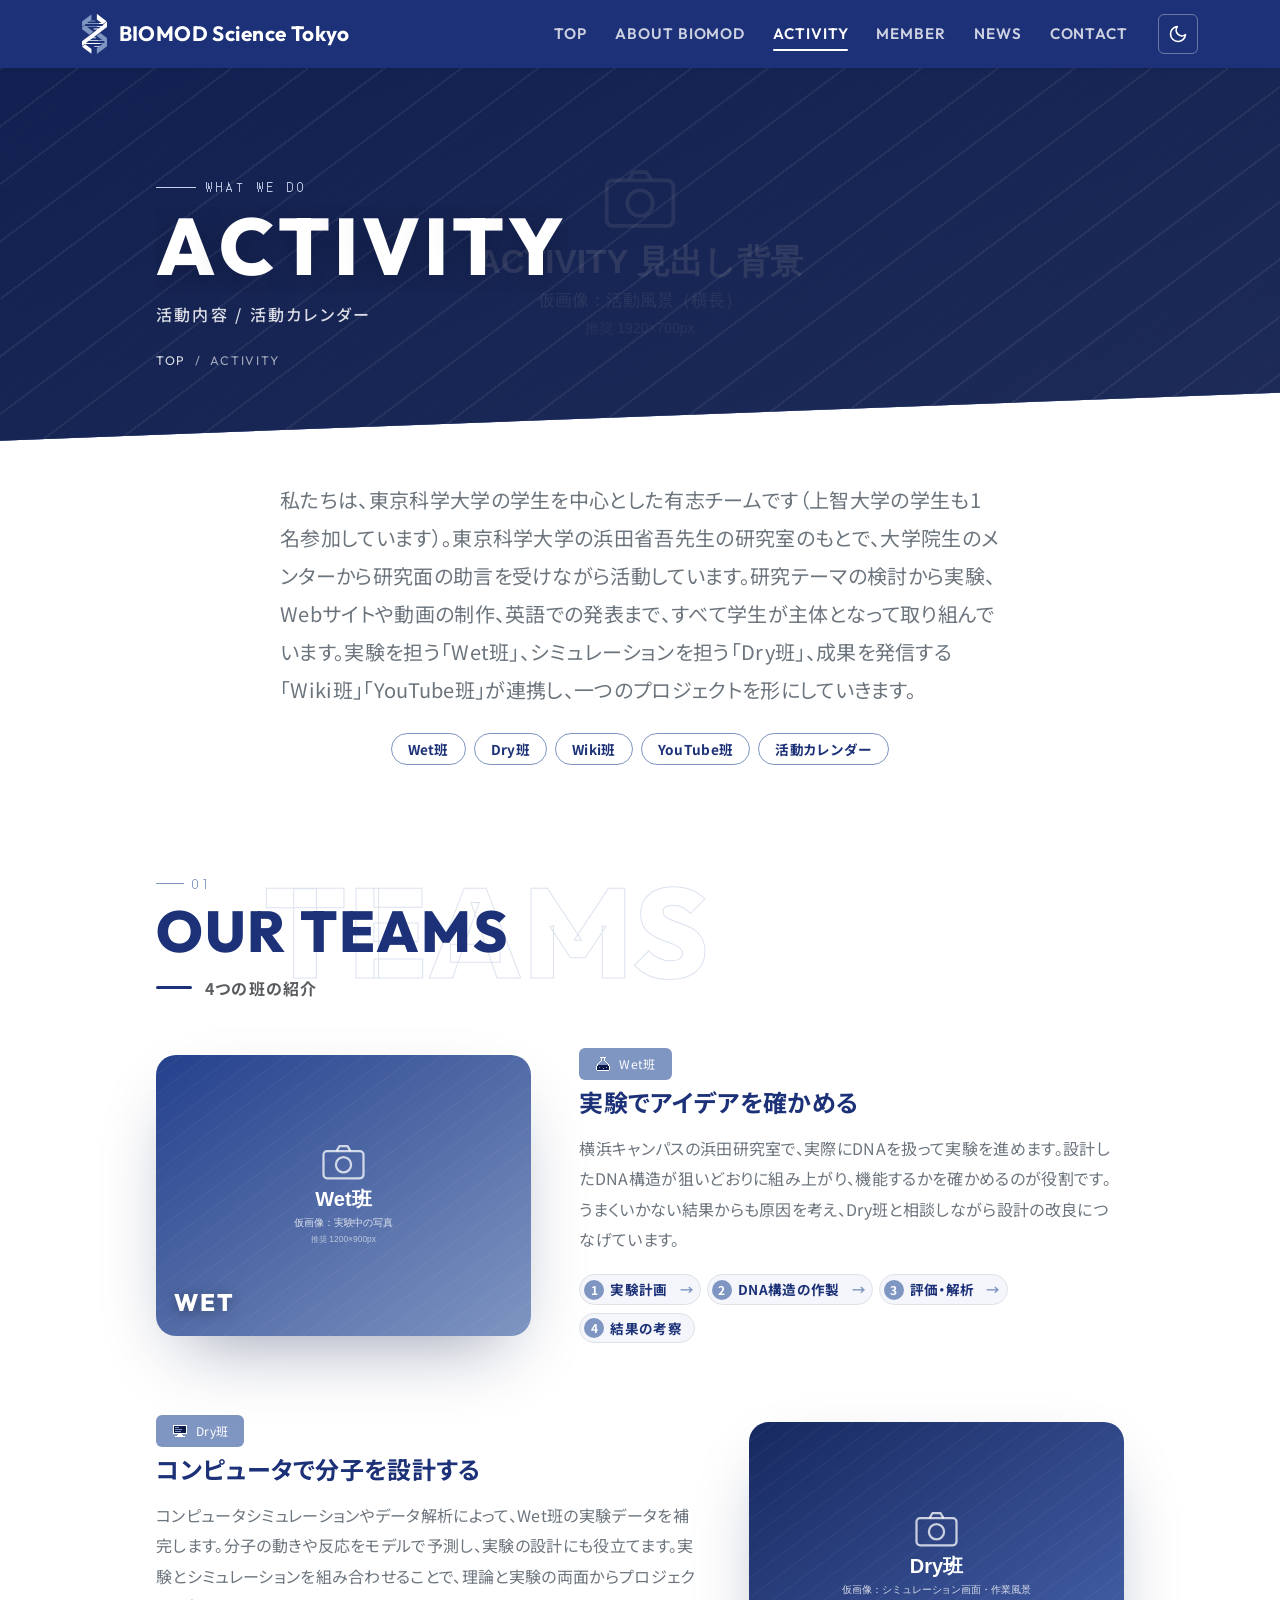
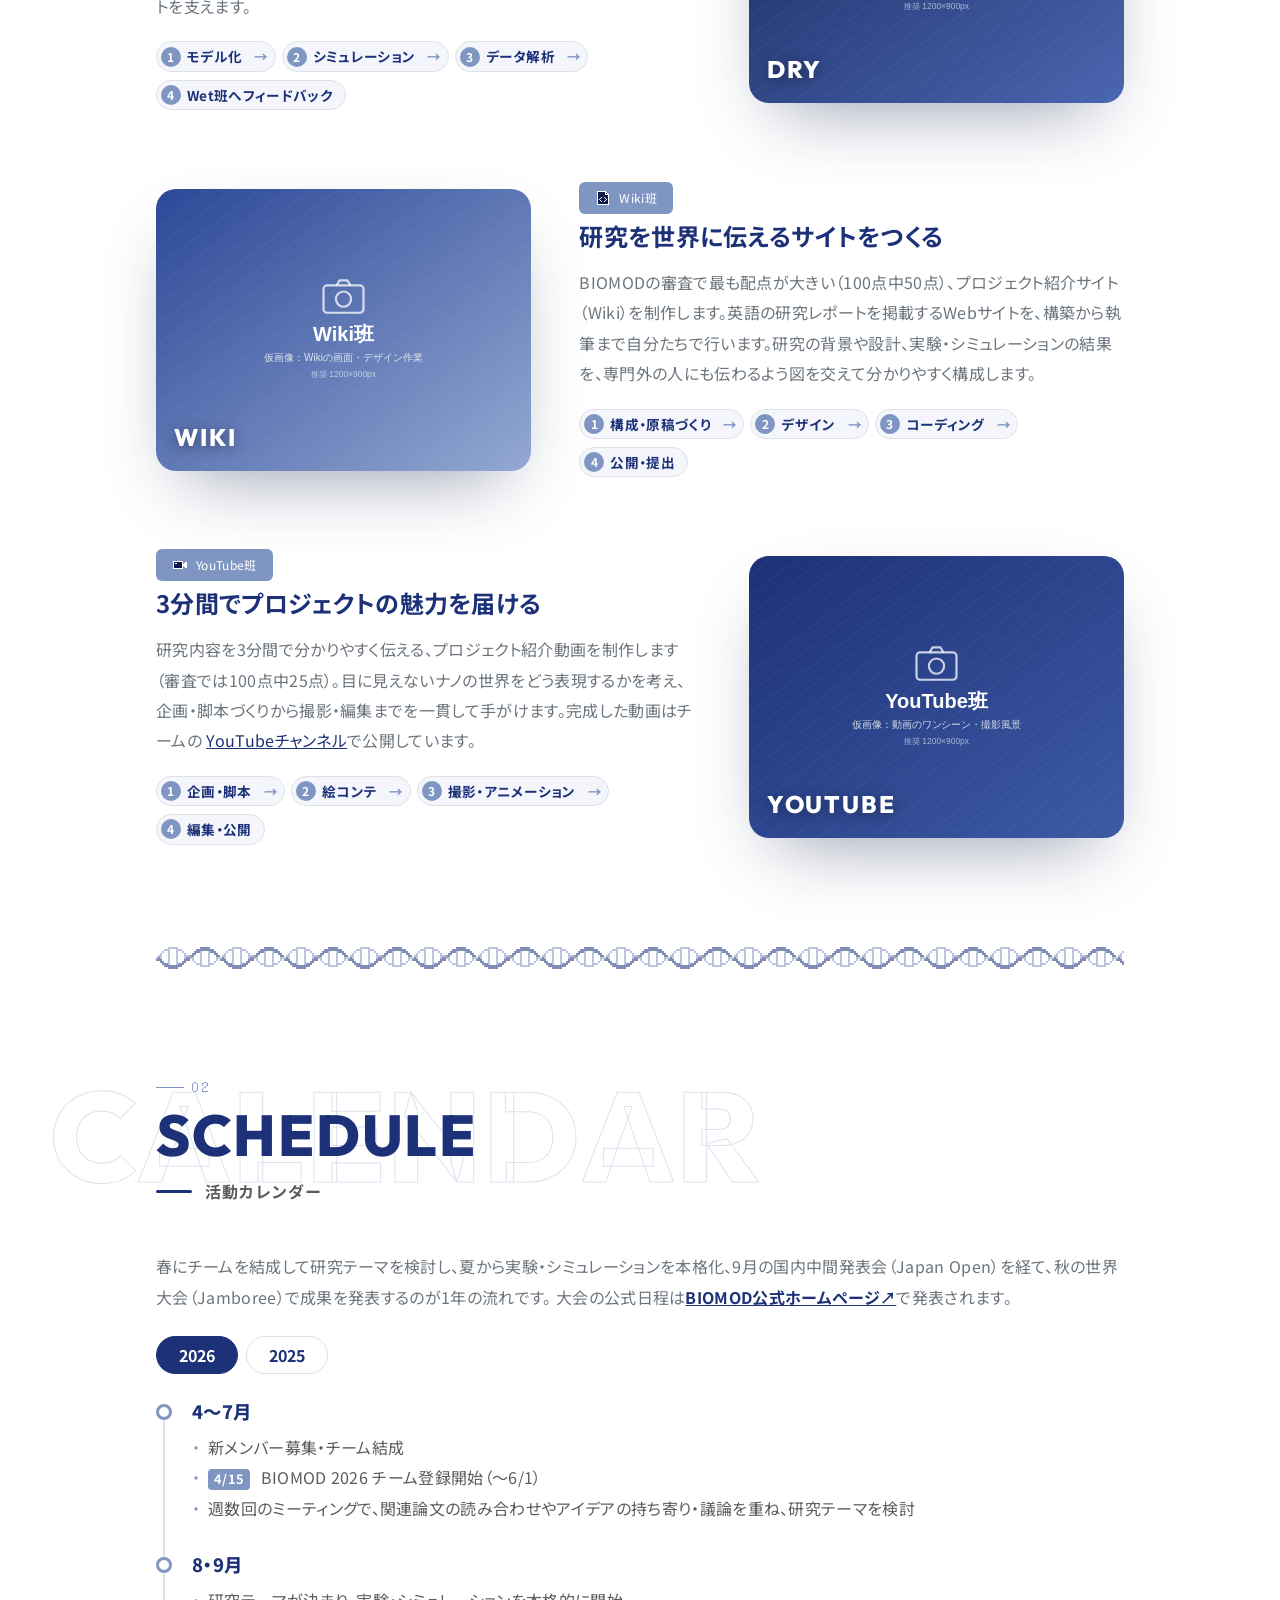
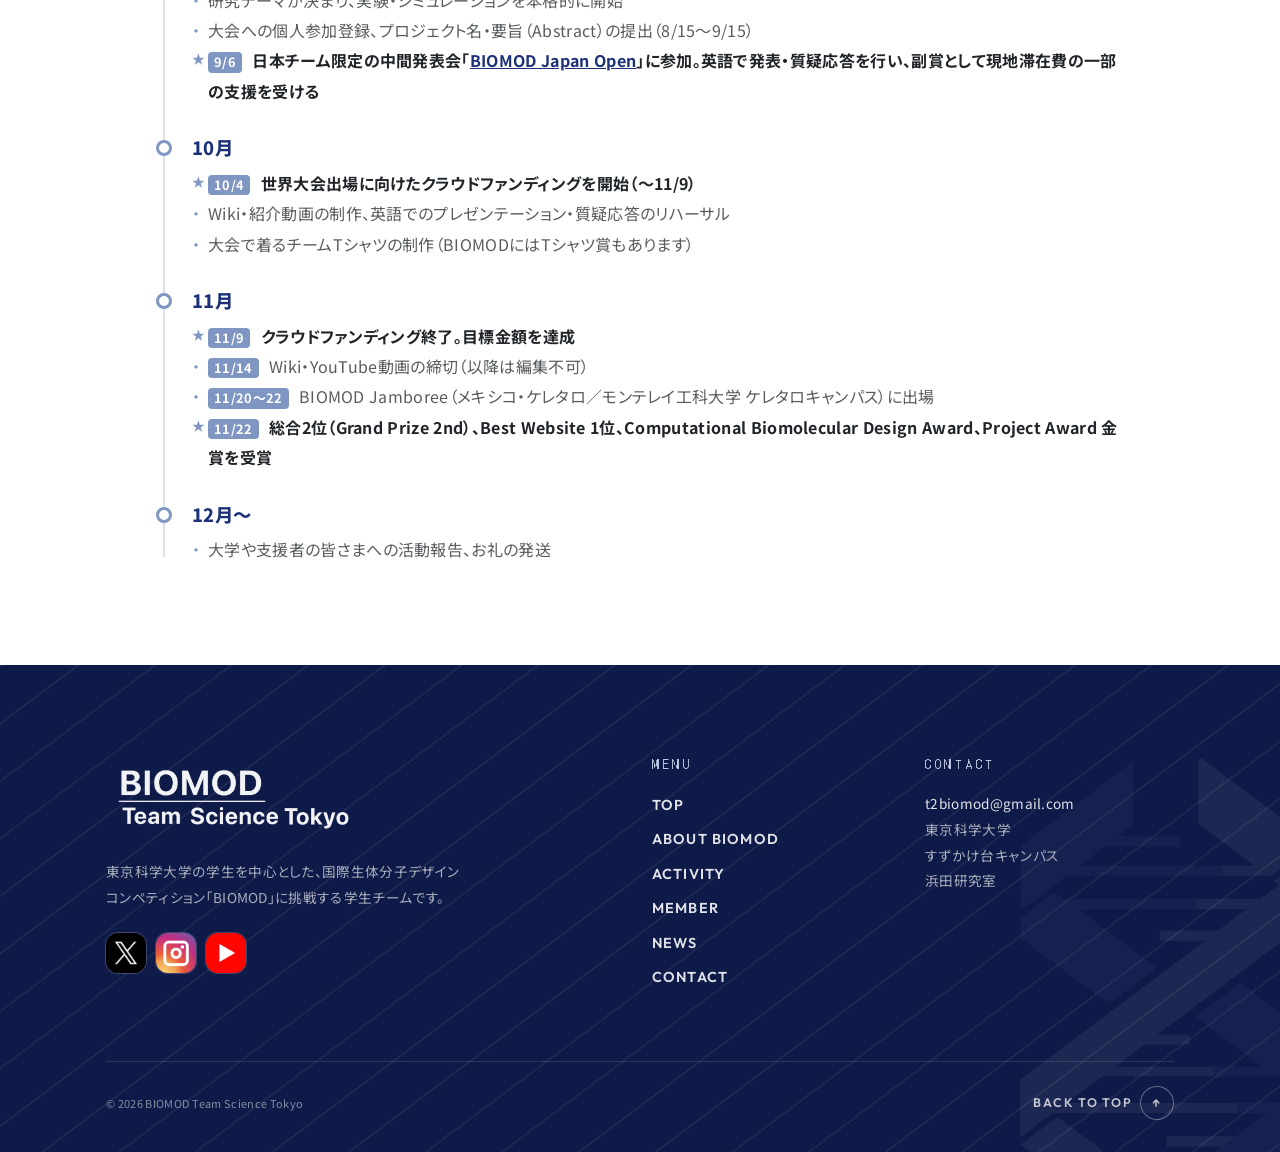
<file: activity.html>
<!DOCTYPE html>
<html lang="ja">
<head>
    <meta charset="UTF-8">
    <meta name="viewport" content="width=device-width, initial-scale=1.0">
    <title>ACTIVITY | BIOMOD Team Science Tokyo</title>
    <!-- タブに表示されるアイコン -->
    <link rel="icon" href="logo/favicon.ico" sizes="any">
    <link rel="icon" href="logo/favicon.svg" type="image/svg+xml">
    <link rel="apple-touch-icon" href="logo/apple-touch-icon.png">
    <!-- 保存済み or OSの設定からテーマを先に決めて、読み込み時のちらつきを防ぐ -->
    <script>
        (function () {
            var t = null;
            try { t = localStorage.getItem('theme'); } catch (e) {}
            if (t !== 'dark' && t !== 'light') t = window.matchMedia('(prefers-color-scheme: dark)').matches ? 'dark' : 'light';
            document.documentElement.setAttribute('data-bs-theme', t);
        })();
    </script>
    <!-- フォント（英字見出し：Outfit / 日本語：Noto Sans JP） -->
    <link rel="preconnect" href="https://fonts.googleapis.com">
    <link rel="preconnect" href="https://fonts.gstatic.com" crossorigin>
    <link href="https://fonts.googleapis.com/css2?family=Noto+Sans+JP:wght@400;500;700;900&family=Outfit:wght@500;600;700;800&family=DotGothic16&display=swap" rel="stylesheet">
    <link href="https://cdn.jsdelivr.net/npm/bootstrap@5.3.0/dist/css/bootstrap.min.css" rel="stylesheet">
    <link rel="stylesheet" href="style.css">
</head>
<body class="bg-white text-dark">

    <div id="header-placeholder"></div>

    <!-- 見出し帯（背景写真：img/placeholder/page-activity.svg を差し替え） -->
    <section class="page-hero" style="--hero-img: url('img/placeholder/page-activity.svg');">
        <div class="container page-hero-inner px-4 px-md-3">
            <p class="page-hero-eyebrow">What We Do</p>
            <h1 class="page-hero-title">ACTIVITY</h1>
            <p class="page-hero-sub">活動内容 / 活動カレンダー</p>
            <nav class="page-hero-crumb" aria-label="パンくずリスト"><a href="index.html">TOP</a><span>/</span>ACTIVITY</nav>
        </div>
    </section>

    <main class="container px-4 px-md-3" style="max-width: 1000px;">

        <section class="fade-in-section text-center mx-auto" style="max-width: 720px;">
            <p class="fs-5 text-secondary mb-0 text-start" style="line-height: 1.9;">
                私たちは、東京科学大学の学生を中心とした有志チームです（上智大学の学生も1名参加しています）。東京科学大学の浜田省吾先生の研究室のもとで、大学院生のメンターから研究面の助言を受けながら活動しています。研究テーマの検討から実験、Webサイトや動画の制作、英語での発表まで、すべて学生が主体となって取り組んでいます。実験を担う「Wet班」、シミュレーションを担う「Dry班」、成果を発信する「Wiki班」「YouTube班」が連携し、一つのプロジェクトを形にしていきます。
            </p>
            <nav class="activity-jump mt-4" aria-label="ページ内リンク">
                <a href="#wet">Wet班</a>
                <a href="#dry">Dry班</a>
                <a href="#wiki">Wiki班</a>
                <a href="#youtube">YouTube班</a>
                <a href="#calendar">活動カレンダー</a>
            </nav>
        </section>

        <!-- ===== 01 TEAMS ===== -->
        <section class="fade-in-section my-block">
            <div class="sec-head">
                <span class="sec-num">01</span>
                <h2 class="sec-title" data-bg="TEAMS">OUR TEAMS</h2>
                <p class="sec-sub">4つの班の紹介</p>
            </div>
            <!-- 各班の写真：img/placeholder/wet・dry・wiki・youtube.svg を差し替え -->

            <!-- Wet班 -->
            <div id="wet" class="row align-items-center gx-5 gy-4 team-row">
                <div class="col-md-5">
                    <div class="team-photo"><img src="img/placeholder/wet.svg" alt="Wet班の活動の様子"><span class="team-photo-label">WET</span></div>
                </div>
                <div class="col-md-7">
                    <span class="badge badge-custom-sub px-3 py-2 mb-2 fw-normal team-badge"><span class="px-icon px-wet" aria-hidden="true"></span>Wet班</span>
                    <h3 class="h4 fw-bold text-custom-blue mb-3">実験でアイデアを確かめる</h3>
                    <p class="text-secondary fs-6 mb-0" style="line-height: 1.9;">
                        横浜キャンパスの浜田研究室で、実際にDNAを扱って実験を進めます。設計したDNA構造が狙いどおりに組み上がり、機能するかを確かめるのが役割です。うまくいかない結果からも原因を考え、Dry班と相談しながら設計の改良につなげています。
                    </p>
                    <ol class="team-steps" aria-label="Wet班の活動の流れ">
                        <li>実験計画</li>
                        <li>DNA構造の作製</li>
                        <li>評価・解析</li>
                        <li>結果の考察</li>
                    </ol>
                </div>
            </div>

            <!-- Dry班 -->
            <div id="dry" class="row align-items-center gx-5 gy-4 team-row">
                <div class="col-md-5 order-md-2">
                    <div class="team-photo"><img src="img/placeholder/dry.svg" alt="Dry班の活動の様子"><span class="team-photo-label">DRY</span></div>
                </div>
                <div class="col-md-7 order-md-1">
                    <span class="badge badge-custom-sub px-3 py-2 mb-2 fw-normal team-badge"><span class="px-icon px-dry" aria-hidden="true"></span>Dry班</span>
                    <h3 class="h4 fw-bold text-custom-blue mb-3">コンピュータで分子を設計する</h3>
                    <p class="text-secondary fs-6 mb-0" style="line-height: 1.9;">
                        コンピュータシミュレーションやデータ解析によって、Wet班の実験データを補完します。分子の動きや反応をモデルで予測し、実験の設計にも役立てます。実験とシミュレーションを組み合わせることで、理論と実験の両面からプロジェクトを支えます。
                    </p>
                    <ol class="team-steps" aria-label="Dry班の活動の流れ">
                        <li>モデル化</li>
                        <li>シミュレーション</li>
                        <li>データ解析</li>
                        <li>Wet班へフィードバック</li>
                    </ol>
                </div>
            </div>

            <!-- Wiki班 -->
            <div id="wiki" class="row align-items-center gx-5 gy-4 team-row">
                <div class="col-md-5">
                    <div class="team-photo"><img src="img/placeholder/wiki.svg" alt="Wiki班の活動の様子"><span class="team-photo-label">WIKI</span></div>
                </div>
                <div class="col-md-7">
                    <span class="badge badge-custom-sub px-3 py-2 mb-2 fw-normal team-badge"><span class="px-icon px-wiki" aria-hidden="true"></span>Wiki班</span>
                    <h3 class="h4 fw-bold text-custom-blue mb-3">研究を世界に伝えるサイトをつくる</h3>
                    <p class="text-secondary fs-6 mb-0" style="line-height: 1.9;">
                        BIOMODの審査で最も配点が大きい（100点中50点）、プロジェクト紹介サイト（Wiki）を制作します。英語の研究レポートを掲載するWebサイトを、構築から執筆まで自分たちで行います。研究の背景や設計、実験・シミュレーションの結果を、専門外の人にも伝わるよう図を交えて分かりやすく構成します。
                    </p>
                    <ol class="team-steps" aria-label="Wiki班の活動の流れ">
                        <li>構成・原稿づくり</li>
                        <li>デザイン</li>
                        <li>コーディング</li>
                        <li>公開・提出</li>
                    </ol>
                </div>
            </div>

            <!-- YouTube班 -->
            <div id="youtube" class="row align-items-center gx-5 gy-4 team-row mb-0">
                <div class="col-md-5 order-md-2">
                    <div class="team-photo"><img src="img/placeholder/youtube.svg" alt="YouTube班の活動の様子"><span class="team-photo-label">YOUTUBE</span></div>
                </div>
                <div class="col-md-7 order-md-1">
                    <span class="badge badge-custom-sub px-3 py-2 mb-2 fw-normal team-badge"><span class="px-icon px-youtube" aria-hidden="true"></span>YouTube班</span>
                    <h3 class="h4 fw-bold text-custom-blue mb-3">3分間でプロジェクトの魅力を届ける</h3>
                    <p class="text-secondary fs-6 mb-0" style="line-height: 1.9;">
                        研究内容を3分間で分かりやすく伝える、プロジェクト紹介動画を制作します（審査では100点中25点）。目に見えないナノの世界をどう表現するかを考え、企画・脚本づくりから撮影・編集までを一貫して手がけます。完成した動画はチームの
                        <a href="https://www.youtube.com/@BIOMODTeamScienceTokyo" target="_blank" class="custom-link">YouTubeチャンネル</a>で公開しています。
                    </p>
                    <ol class="team-steps" aria-label="YouTube班の活動の流れ">
                        <li>企画・脚本</li>
                        <li>絵コンテ</li>
                        <li>撮影・アニメーション</li>
                        <li>編集・公開</li>
                    </ol>
                </div>
            </div>
        </section>

        <div class="pixel-divider my-5" aria-hidden="true"></div>

        <!-- ===== 02 CALENDAR ===== -->
        <section id="calendar" class="fade-in-section my-block">
            <div class="sec-head">
                <span class="sec-num">02</span>
                <h2 class="sec-title" data-bg="CALENDAR">SCHEDULE</h2>
                <p class="sec-sub">活動カレンダー</p>
            </div>

            <p class="text-secondary fs-6 mb-4" style="line-height: 1.9;">
                春にチームを結成して研究テーマを検討し、夏から実験・シミュレーションを本格化、9月の国内中間発表会（Japan Open）を経て、秋の世界大会（Jamboree）で成果を発表するのが1年の流れです。
                大会の公式日程は<a href="https://biomod.net/" target="_blank" rel="noopener" class="official-inline">BIOMOD公式ホームページ<span aria-hidden="true">↗</span></a>で発表されます。
            </p>

            <!-- 年度切り替えタブ（Bootstrapのタブ機能） -->
            <ul class="nav year-tabs mb-4" role="tablist">
                <li class="nav-item" role="presentation">
                    <button class="nav-link active" id="tab-2026" data-bs-toggle="tab" data-bs-target="#cal-2026" type="button" role="tab" aria-controls="cal-2026" aria-selected="true">2026</button>
                </li>
                <li class="nav-item" role="presentation">
                    <button class="nav-link" id="tab-2025" data-bs-toggle="tab" data-bs-target="#cal-2025" type="button" role="tab" aria-controls="cal-2025" aria-selected="false">2025</button>
                </li>
            </ul>

            <!--
                カレンダーの編集方法：
                ・1か月 = 1つの <li class="cal-month"> です。
                ・<li class="cal-item"> が予定・出来事です。
                ・大会結果などの実績には class="cal-item is-highlight" を付けると強調表示されます。
            -->
            <div class="tab-content">

                <!-- 2026年度 -->
                <div class="tab-pane fade show active" id="cal-2026" role="tabpanel" aria-labelledby="tab-2026">
                    <ol class="cal-list">
                        <li class="cal-month">
                            <div class="cal-month-label">4〜7月</div>
                            <ul class="cal-items">
                                <li class="cal-item">新メンバー募集・チーム結成</li>
                                <li class="cal-item"><time datetime="2026-04-15">4/15</time> BIOMOD 2026 チーム登録開始（〜6/1）</li>
                                <li class="cal-item">週数回のミーティングで、関連論文の読み合わせやアイデアの持ち寄り・議論を重ね、研究テーマを検討</li>
                            </ul>
                        </li>
                        <li class="cal-month">
                            <div class="cal-month-label">8・9月</div>
                            <ul class="cal-items">
                                <li class="cal-item">研究テーマが決まり、実験・シミュレーションを本格的に開始</li>
                                <li class="cal-item">大会への個人参加登録、プロジェクト名・要旨（Abstract）の提出（8/15〜9/15）</li>
                                <li class="cal-item is-highlight"><time datetime="2026-09-06">9/6</time> 日本チーム限定の中間発表会「<a href="https://biomod.jp/japanopen/index.html" target="_blank" rel="noopener" class="custom-link">BIOMOD Japan Open</a>」に参加。英語で発表・質疑応答を行い、副賞として現地滞在費の一部の支援を受ける</li>
                            </ul>
                        </li>
                        <li class="cal-month">
                            <div class="cal-month-label">10月</div>
                            <ul class="cal-items">
                                <li class="cal-item is-highlight"><time datetime="2026-10-04">10/4</time> 世界大会出場に向けたクラウドファンディングを開始（〜11/9）</li>
                                <li class="cal-item">Wiki・紹介動画の制作、英語でのプレゼンテーション・質疑応答のリハーサル</li>
                                <li class="cal-item">大会で着るチームTシャツの制作（BIOMODにはTシャツ賞もあります）</li>
                            </ul>
                        </li>
                        <li class="cal-month">
                            <div class="cal-month-label">11月</div>
                            <ul class="cal-items">
                                <li class="cal-item is-highlight"><time datetime="2026-11-09">11/9</time> クラウドファンディング終了。目標金額を達成</li>
                                <li class="cal-item"><time datetime="2026-11-14">11/14</time> Wiki・YouTube動画の締切（以降は編集不可）</li>
                                <li class="cal-item"><time datetime="2026-11-20">11/20〜22</time> BIOMOD Jamboree（メキシコ・ケレタロ／モンテレイ工科大学 ケレタロキャンパス）に出場</li>
                                <li class="cal-item is-highlight"><time datetime="2026-11-22">11/22</time> 総合2位（Grand Prize 2nd）、Best Website 1位、Computational Biomolecular Design Award、Project Award 金賞を受賞</li>
                            </ul>
                        </li>
                        <li class="cal-month">
                            <div class="cal-month-label">12月〜</div>
                            <ul class="cal-items">
                                <li class="cal-item">大学や支援者の皆さまへの活動報告、お礼の発送</li>
                            </ul>
                        </li>
                    </ol>
                </div>

                <!-- 2025年度 -->
                <div class="tab-pane fade" id="cal-2025" role="tabpanel" aria-labelledby="tab-2025">
                    <ol class="cal-list">
                        <li class="cal-month">
                            <div class="cal-month-label">4月</div>
                            <ul class="cal-items">
                                <li class="cal-item">新メンバー募集、チーム結成</li>
                                <li class="cal-item"><time datetime="2025-04-18">4/18</time> BIOMOD 2025 チーム登録開始（〜5/31）</li>
                            </ul>
                        </li>
                        <li class="cal-month">
                            <div class="cal-month-label">5・6月</div>
                            <ul class="cal-items">
                                <li class="cal-item">プロジェクトテーマの決定（アビジン‐ビオチン結合を利用した弓状DNA変形法）</li>
                            </ul>
                        </li>
                        <li class="cal-month">
                            <div class="cal-month-label">7〜9月</div>
                            <ul class="cal-items">
                                <li class="cal-item">実験・シミュレーション</li>
                                <li class="cal-item">Wiki・紹介動画の制作</li>
                                <li class="cal-item">大会への個人参加登録、プロジェクト名・要旨（Abstract）の提出（8/15〜9/15）</li>
                            </ul>
                        </li>
                        <li class="cal-month">
                            <div class="cal-month-label">10月</div>
                            <ul class="cal-items">
                                <li class="cal-item"><time datetime="2025-10-11">10/11</time> Wiki・YouTube動画の締切（以降は編集不可）</li>
                                <li class="cal-item"><time datetime="2025-10-17">10/17〜19</time> BIOMOD Jamboree（中国・長春／吉林大学）に出場</li>
                                <li class="cal-item is-highlight"><time datetime="2025-10-19">10/19</time> Gold Prize（金賞）を受賞</li>
                            </ul>
                        </li>
                        <li class="cal-month">
                            <div class="cal-month-label">12月</div>
                            <ul class="cal-items">
                                <li class="cal-item is-highlight"><time datetime="2025-12-08">12/8</time> Science Tokyoニュースにて活動が紹介される</li>
                            </ul>
                        </li>
                    </ol>
                </div>
            </div>
        </section>
    </main>

    <div id="footer-placeholder"></div>

    <script src="https://cdn.jsdelivr.net/npm/bootstrap@5.3.0/dist/js/bootstrap.bundle.min.js"></script>
    <script src="main.js"></script>
</body>
</html>
</file>
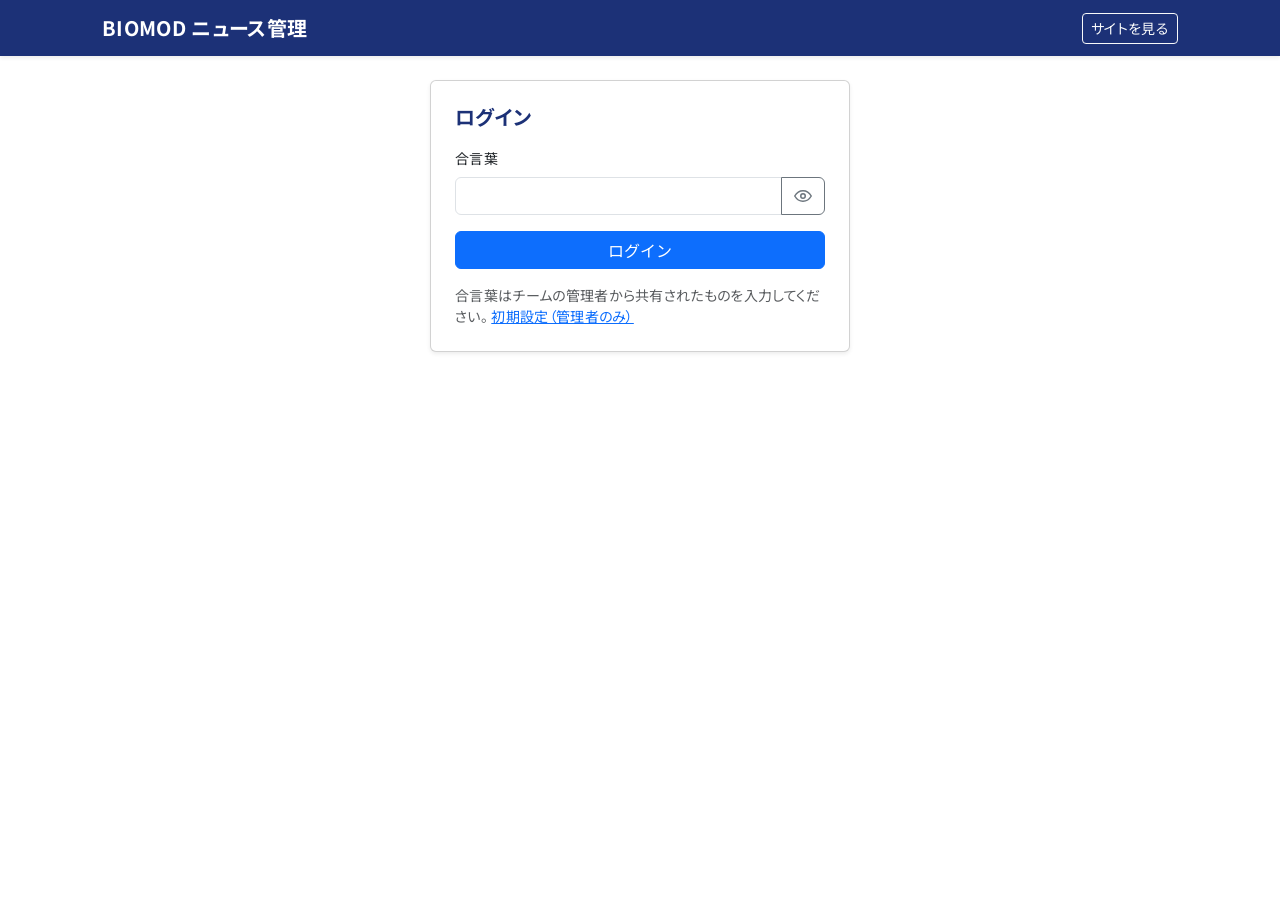
<file: admin.html>
<!DOCTYPE html>
<html lang="ja">

<head>
    <meta charset="UTF-8">
    <meta name="viewport" content="width=device-width, initial-scale=1.0">
    <meta name="robots" content="noindex, nofollow">
    <title>ニュース管理 | BIOMOD Team Science Tokyo</title>
    <!-- タブに表示されるアイコン -->
    <link rel="icon" href="logo/favicon.ico" sizes="any">
    <link rel="icon" href="logo/favicon.svg" type="image/svg+xml">
    <link rel="apple-touch-icon" href="logo/apple-touch-icon.png">
    <script>
        (function () {
            var t = null;
            try { t = localStorage.getItem('theme'); } catch (e) {}
            if (t !== 'dark' && t !== 'light') t = window.matchMedia('(prefers-color-scheme: dark)').matches ? 'dark' : 'light';
            document.documentElement.setAttribute('data-bs-theme', t);
        })();
    </script>
    <!-- フォント（英字見出し：Outfit / 日本語：Noto Sans JP） -->
    <link rel="preconnect" href="https://fonts.googleapis.com">
    <link rel="preconnect" href="https://fonts.gstatic.com" crossorigin>
    <link href="https://fonts.googleapis.com/css2?family=Noto+Sans+JP:wght@400;500;700;900&family=Outfit:wght@500;600;700;800&family=DotGothic16&display=swap" rel="stylesheet">
    <link href="https://cdn.jsdelivr.net/npm/bootstrap@5.3.0/dist/css/bootstrap.min.css" rel="stylesheet">
    <link rel="stylesheet" href="style.css">
    <style>
        body { padding-top: 0 !important; }
        .admin-wrap { max-width: 1100px; }
        #preview-card .news-content p { margin-bottom: 1rem; }
        .img-thumb { max-height: 160px; max-width: 100%; object-fit: cover; }
        .row-actions .btn { white-space: nowrap; }
        /* 合言葉欄: type="password" だと日本語入力(IME)が使えないため、通常のテキスト欄を●で隠す */
        .pass-mask { -webkit-text-security: disc; text-security: disc; }
        /* 目のアイコン（表示中は斜線入り）。svgタグは使わずCSSマスクで描画 */
        .pass-peek { display: inline-flex; align-items: center; }
        .peek-icon {
            width: 18px; height: 18px; background-color: currentColor;
            -webkit-mask: var(--icon) center / contain no-repeat; mask: var(--icon) center / contain no-repeat;
            --icon: url("data:image/svg+xml,%3Csvg xmlns='http://www.w3.org/2000/svg' viewBox='0 0 24 24' fill='none' stroke='black' stroke-width='2' stroke-linecap='round' stroke-linejoin='round'%3E%3Cpath d='M1 12s4-7 11-7 11 7 11 7-4 7-11 7S1 12 1 12z'/%3E%3Ccircle cx='12' cy='12' r='3'/%3E%3C/svg%3E");
        }
        .pass-peek.is-showing .peek-icon {
            --icon: url("data:image/svg+xml,%3Csvg xmlns='http://www.w3.org/2000/svg' viewBox='0 0 24 24' fill='none' stroke='black' stroke-width='2' stroke-linecap='round' stroke-linejoin='round'%3E%3Cpath d='M1 12s4-7 11-7 11 7 11 7-4 7-11 7S1 12 1 12z'/%3E%3Ccircle cx='12' cy='12' r='3'/%3E%3Cpath d='M3 3l18 18'/%3E%3C/svg%3E");
        }
    </style>
</head>

<body class="bg-white text-dark">
    <nav class="navbar navbar-dark bg-custom-blue shadow-sm mb-4">
        <div class="container admin-wrap">
            <span class="navbar-brand fw-bold">BIOMOD ニュース管理</span>
            <div class="d-flex gap-2">
                <a href="news.html" target="_blank" class="btn btn-sm btn-outline-light">サイトを見る</a>
                <button id="btn-logout" class="btn btn-sm btn-outline-light d-none">ログアウト</button>
            </div>
        </div>
    </nav>

    <main class="container admin-wrap pb-5">
        <div id="alert" class="alert d-none" role="alert"></div>

        <!-- ログイン -->
        <section id="view-login" class="d-none mx-auto" style="max-width: 420px;">
            <div class="card shadow-sm"><div class="card-body p-4">
                <h1 class="h5 fw-bold text-custom-blue mb-3">ログイン</h1>
                <form id="form-login">
                    <label class="form-label small" for="login-pass">合言葉</label>
                    <div class="input-group mb-3">
                        <input id="login-pass" type="text" class="form-control pass-mask" autocomplete="off" autocapitalize="off" spellcheck="false" required>
                        <button type="button" class="btn btn-outline-secondary pass-peek" data-target="#login-pass"
                            aria-label="合言葉を一時的に表示" title="合言葉を一時的に表示"><span class="peek-icon" aria-hidden="true"></span></button>
                    </div>
                    <button class="btn btn-primary w-100" type="submit">ログイン</button>
                </form>
                <p class="small text-muted mt-3 mb-0">合言葉はチームの管理者から共有されたものを入力してください。
                    <a href="#" id="link-setup">初期設定（管理者のみ）</a></p>
            </div></div>
        </section>

        <!-- 初期設定（管理者が最初に1回だけ） -->
        <section id="view-setup" class="d-none mx-auto" style="max-width: 640px;">
            <div class="card shadow-sm"><div class="card-body p-4">
                <h1 class="h5 fw-bold text-custom-blue mb-3">初期設定（管理者用・最初の1回だけ）</h1>
                <ol class="small text-muted ps-3">
                    <li>GitHubの Settings → Developer settings → Fine-grained tokens で、<strong>このリポジトリだけ</strong>に
                        <strong>Contents: Read and write</strong> 権限のトークンを作成します。</li>
                    <li>下のフォームにリポジトリ情報・トークン・チームで共有する「合言葉」を入力して保存します。
                        トークンは合言葉で暗号化され、<code>admin-config.json</code> として保存されます（トークンそのものは公開されません）。</li>
                    <li>以降、メンバーは合言葉だけでログインできます。</li>
                </ol>
                <form id="form-setup" class="vstack gap-3">
                    <div class="row g-2">
                        <div class="col-6"><label class="form-label small" for="s-owner">オーナー（ユーザー/組織名）</label>
                            <input id="s-owner" class="form-control" required></div>
                        <div class="col-6"><label class="form-label small" for="s-repo">リポジトリ名</label>
                            <input id="s-repo" class="form-control" required></div>
                    </div>
                    <div><label class="form-label small" for="s-branch">ブランチ（公開しているブランチ）</label>
                        <input id="s-branch" class="form-control" value="main" required></div>
                    <div><label class="form-label small" for="s-token">GitHubトークン</label>
                        <input id="s-token" type="password" class="form-control" autocomplete="off" required></div>
                    <div><label class="form-label small" for="s-pass">チーム共有の合言葉（12文字以上を推奨）</label>
                        <div class="input-group">
                            <input id="s-pass" type="text" class="form-control pass-mask" autocomplete="off" autocapitalize="off" spellcheck="false" minlength="8" required>
                            <button type="button" class="btn btn-outline-secondary pass-peek" data-target="#s-pass"
                                aria-label="合言葉を一時的に表示" title="合言葉を一時的に表示"><span class="peek-icon" aria-hidden="true"></span></button>
                        </div></div>
                    <div class="d-flex gap-2">
                        <button class="btn btn-primary" type="submit">暗号化して保存</button>
                        <button class="btn btn-outline-secondary" type="button" id="btn-setup-cancel">戻る</button>
                    </div>
                </form>
            </div></div>
        </section>

        <!-- 一覧 -->
        <section id="view-list" class="d-none">
            <div class="d-flex justify-content-between align-items-center mb-3">
                <h1 class="h4 fw-bold text-custom-blue mb-0">ニュース一覧</h1>
                <button id="btn-new" class="btn btn-primary">＋ 新規作成</button>
            </div>
            <div class="table-responsive card shadow-sm">
                <table class="table align-middle mb-0">
                    <thead><tr><th style="width:110px">日付</th><th style="width:100px">カテゴリ</th><th>タイトル</th><th style="width:80px">状態</th><th style="width:150px"></th></tr></thead>
                    <tbody id="list-body"><tr><td colspan="5" class="text-muted">読み込み中...</td></tr></tbody>
                </table>
            </div>
        </section>

        <!-- 編集 -->
        <section id="view-edit" class="d-none">
            <div class="d-flex justify-content-between align-items-center mb-3">
                <h1 class="h4 fw-bold text-custom-blue mb-0" id="edit-heading">新規作成</h1>
                <button id="btn-back" class="btn btn-outline-secondary btn-sm">← 一覧に戻る</button>
            </div>
            <div class="row g-4">
                <div class="col-lg-6">
                    <form id="form-edit" class="vstack gap-3">
                        <div><label class="form-label fw-bold" for="f-title">タイトル <span class="text-danger">*</span></label>
                            <input id="f-title" class="form-control" maxlength="150" required></div>
                        <div class="row g-2">
                            <div class="col-6"><label class="form-label fw-bold" for="f-date">日付 <span class="text-danger">*</span></label>
                                <input id="f-date" type="date" class="form-control" required></div>
                            <div class="col-6"><label class="form-label fw-bold" for="f-cat">カテゴリ</label>
                                <select id="f-cat" class="form-select"></select>
                                <input id="f-cat-new" class="form-control mt-2 d-none" placeholder="新しいカテゴリ名" maxlength="20"></div>
                        </div>
                        <div>
                            <label class="form-label fw-bold" for="f-image">画像（任意）</label>
                            <input id="f-image" type="file" accept="image/png,image/jpeg,image/webp" class="form-control">
                            <div class="form-text">自動で幅1600px以内・JPEGに縮小して保存します。</div>
                            <div id="img-area" class="mt-2 d-none">
                                <img id="img-preview" class="img-thumb rounded border" alt="">
                                <button type="button" id="btn-img-remove" class="btn btn-sm btn-outline-danger ms-2">画像を外す</button>
                            </div>
                        </div>
                        <div>
                            <label class="form-label fw-bold" for="f-body">本文 <span class="text-danger">*</span></label>
                            <textarea id="f-body" class="form-control" rows="12" required></textarea>
                            <details class="small text-muted mt-1">
                                <summary>書き方のヒント</summary>
                                <ul class="mb-0 ps-3 mt-1">
                                    <li>空行で段落が変わります</li>
                                    <li><code>## 見出し</code> で太字の小見出し</li>
                                    <li><code>- 項目</code> で箇条書き</li>
                                    <li><code>**太字**</code> / <code>*斜体*</code></li>
                                    <li><code>[表示名](https://...)</code> でリンク（URLだけでも自動リンク）</li>
                                </ul>
                            </details>
                        </div>
                        <div class="form-check">
                            <input class="form-check-input" type="checkbox" id="f-draft">
                            <label class="form-check-label" for="f-draft">下書き（サイトには表示しない）</label>
                        </div>
                        <div class="d-flex gap-2">
                            <button id="btn-save" class="btn btn-primary" type="submit">保存して公開</button>
                            <button id="btn-cancel" class="btn btn-outline-secondary" type="button">キャンセル</button>
                        </div>
                    </form>
                </div>
                <div class="col-lg-6">
                    <div class="small text-muted mb-1">プレビュー</div>
                    <article id="preview-card" class="bg-white p-4 rounded-3 shadow-sm border"></article>
                </div>
            </div>
        </section>
    </main>

    <script src="https://cdn.jsdelivr.net/npm/bootstrap@5.3.0/dist/js/bootstrap.bundle.min.js"></script>
    <script src="news-render.js"></script>
    <script src="admin.js"></script>
</body>

</html>
</file>
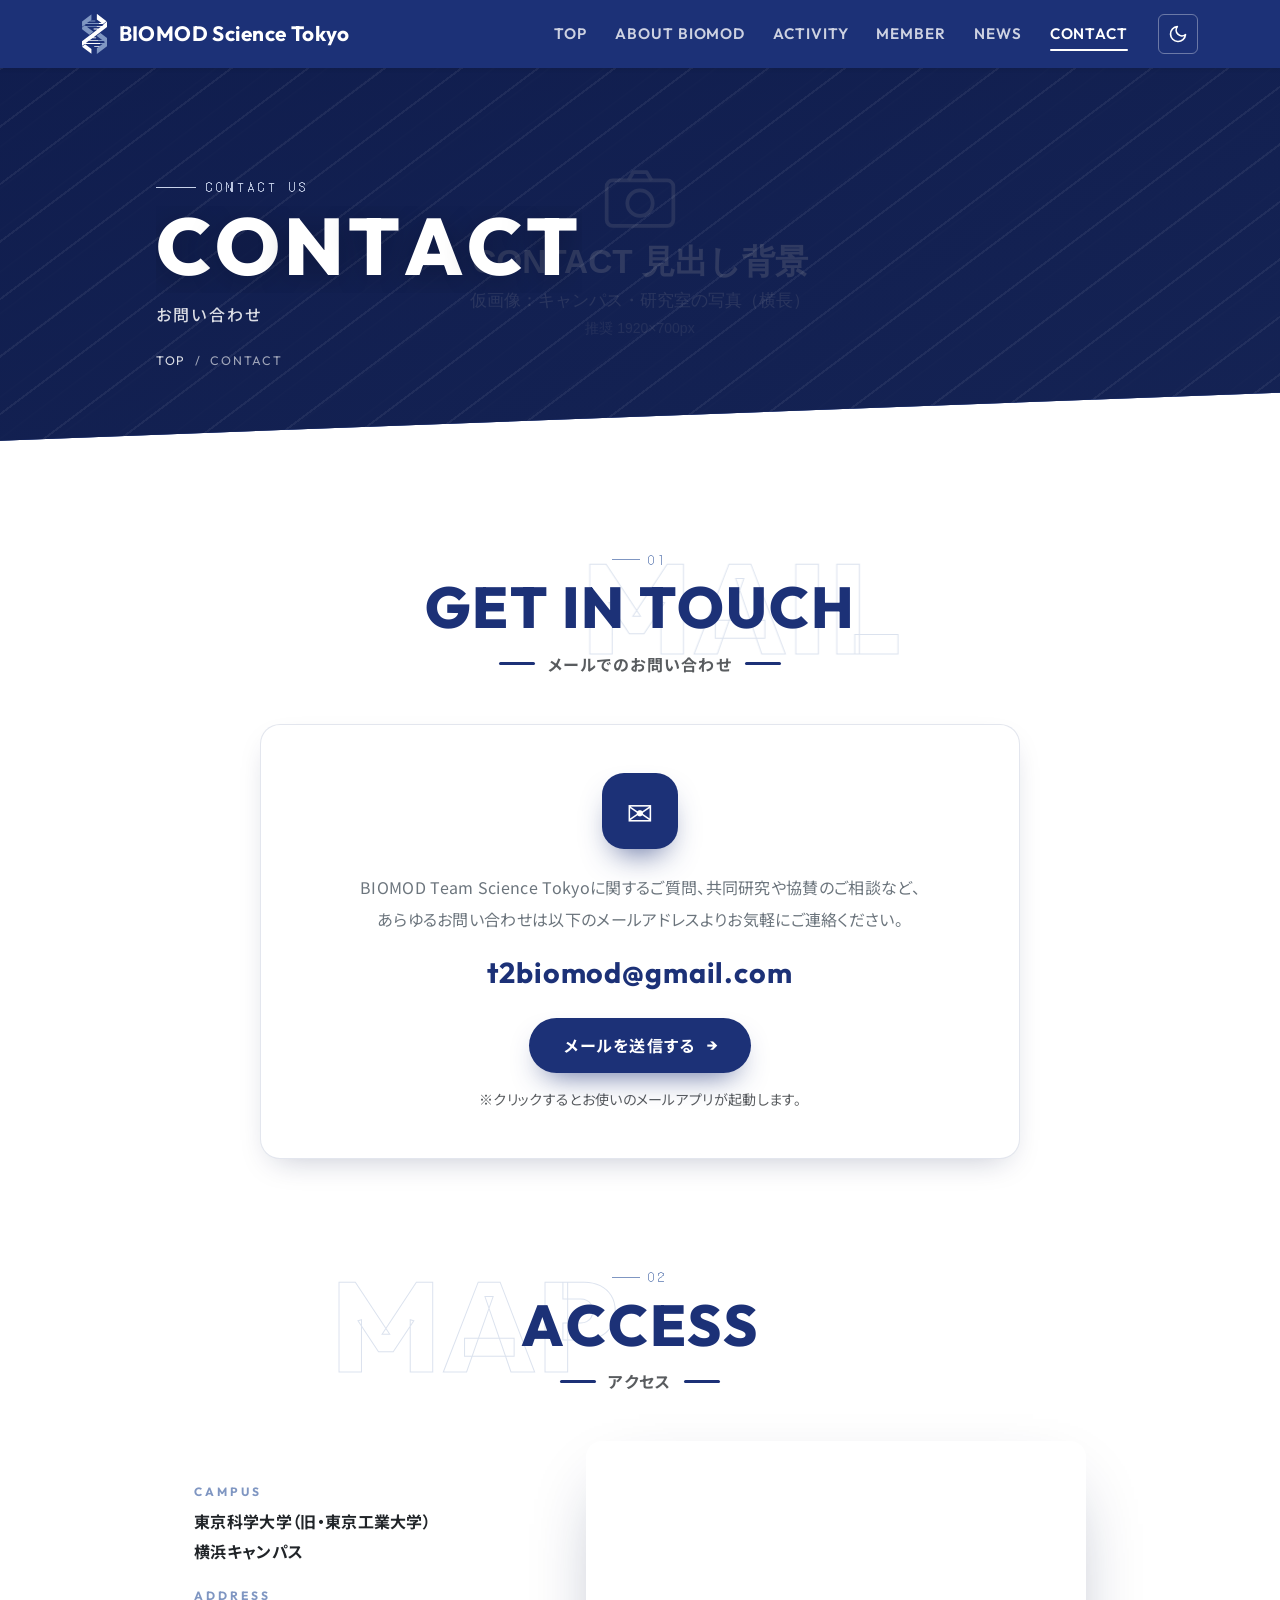
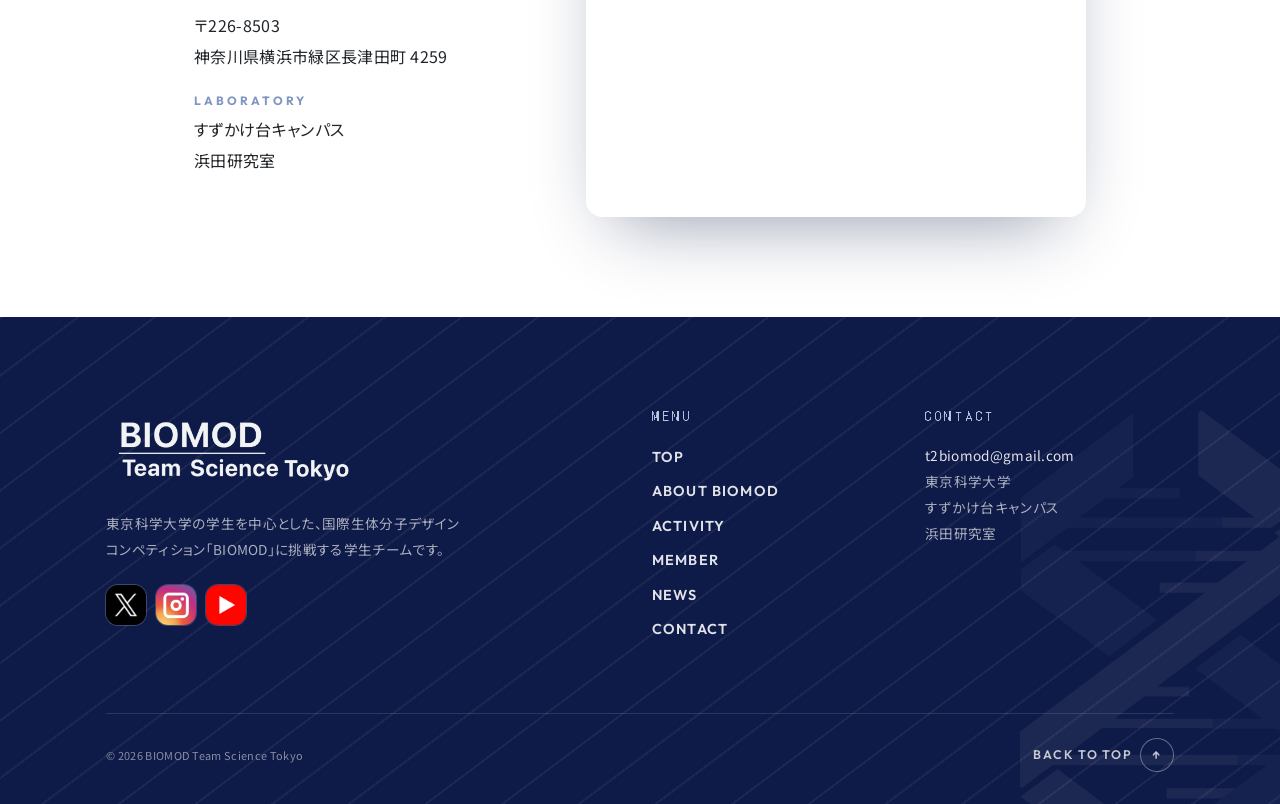
<file: contact.html>
<!DOCTYPE html>
<html lang="ja">
<head>
    <meta charset="UTF-8">
    <meta name="viewport" content="width=device-width, initial-scale=1.0">
    <title>CONTACT | BIOMOD Team Science Tokyo</title>
    <!-- タブに表示されるアイコン -->
    <link rel="icon" href="logo/favicon.ico" sizes="any">
    <link rel="icon" href="logo/favicon.svg" type="image/svg+xml">
    <link rel="apple-touch-icon" href="logo/apple-touch-icon.png">
    <!-- 保存済み or OSの設定からテーマを先に決めて、読み込み時のちらつきを防ぐ -->
    <script>
        (function () {
            var t = null;
            try { t = localStorage.getItem('theme'); } catch (e) {}
            if (t !== 'dark' && t !== 'light') t = window.matchMedia('(prefers-color-scheme: dark)').matches ? 'dark' : 'light';
            document.documentElement.setAttribute('data-bs-theme', t);
        })();
    </script>
    <!-- フォント（英字見出し：Outfit / 日本語：Noto Sans JP） -->
    <link rel="preconnect" href="https://fonts.googleapis.com">
    <link rel="preconnect" href="https://fonts.gstatic.com" crossorigin>
    <link href="https://fonts.googleapis.com/css2?family=Noto+Sans+JP:wght@400;500;700;900&family=Outfit:wght@500;600;700;800&family=DotGothic16&display=swap" rel="stylesheet">
    <link href="https://cdn.jsdelivr.net/npm/bootstrap@5.3.0/dist/css/bootstrap.min.css" rel="stylesheet">
    <link rel="stylesheet" href="style.css">
</head>
<body class="bg-white text-dark">

    <div id="header-placeholder"></div>

    <!-- 見出し帯（背景写真：img/placeholder/page-contact.svg を差し替え） -->
    <section class="page-hero" style="--hero-img: url('img/placeholder/page-contact.svg');">
        <div class="container page-hero-inner px-4 px-md-3">
            <p class="page-hero-eyebrow">Contact Us</p>
            <h1 class="page-hero-title">CONTACT</h1>
            <p class="page-hero-sub">お問い合わせ</p>
            <nav class="page-hero-crumb" aria-label="パンくずリスト"><a href="index.html">TOP</a><span>/</span>CONTACT</nav>
        </div>
    </section>

    <main class="container px-4 px-md-3" style="max-width: 1000px;">

        <section class="fade-in-section my-block">
            <div class="sec-head text-center">
                <span class="sec-num">01</span>
                <h2 class="sec-title" data-bg="MAIL">GET IN TOUCH</h2>
                <p class="sec-sub">メールでのお問い合わせ</p>
            </div>
            <div class="panel contact-card mx-auto" style="max-width: 760px;">
                <div class="contact-icon" aria-hidden="true">✉</div>
                <p class="text-secondary mb-3" style="line-height: 2;">
                    BIOMOD Team Science Tokyoに関するご質問、共同研究や協賛のご相談など、<br class="d-none d-md-inline">あらゆるお問い合わせは以下のメールアドレスよりお気軽にご連絡ください。
                </p>
                <p class="contact-mail mb-4">t2biomod@gmail.com</p>
                <a href="mailto:t2biomod@gmail.com" class="btn-sb">メールを送信する</a>
                <p class="text-muted small mt-3 mb-0">※クリックするとお使いのメールアプリが起動します。</p>
            </div>
        </section>

        <section class="fade-in-section my-block">
            <div class="sec-head text-center">
                <span class="sec-num">02</span>
                <h2 class="sec-title" data-bg="MAP">ACCESS</h2>
                <p class="sec-sub">アクセス</p>
            </div>
            <div class="row align-items-center gx-5 gy-4 mx-auto" style="max-width: 940px;">
                <div class="col-md-5">
                    <dl class="access-list mb-0">
                        <dt>CAMPUS</dt>
                        <dd class="fw-bold">東京科学大学（旧・東京工業大学）<br>横浜キャンパス</dd>
                        <dt>ADDRESS</dt>
                        <dd>〒226-8503<br>神奈川県横浜市緑区長津田町 4259</dd>
                        <dt>LABORATORY</dt>
                        <dd class="mb-0">すずかけ台キャンパス<br>浜田研究室</dd>
                    </dl>
                </div>
                <div class="col-md-7">
                    <div class="ratio ratio-4x3 rounded-4 overflow-hidden w-100" style="box-shadow: var(--shadow-lg);">
                        <iframe src="https://maps.google.com/maps?q=School%20of%20Life%20Science%20and%20Technology%2C%20Institute%20of%20Science%20Tokyo&t=&z=16&ie=UTF8&iwloc=&output=embed"
                            style="border:0;" allowfullscreen="" loading="lazy" referrerpolicy="no-referrer-when-downgrade" title="地図"></iframe>
                    </div>
                </div>
            </div>
        </section>
    </main>

    <div id="footer-placeholder"></div>

    <script src="https://cdn.jsdelivr.net/npm/bootstrap@5.3.0/dist/js/bootstrap.bundle.min.js"></script>
    <script src="main.js"></script>
</body>
</html>
</file>
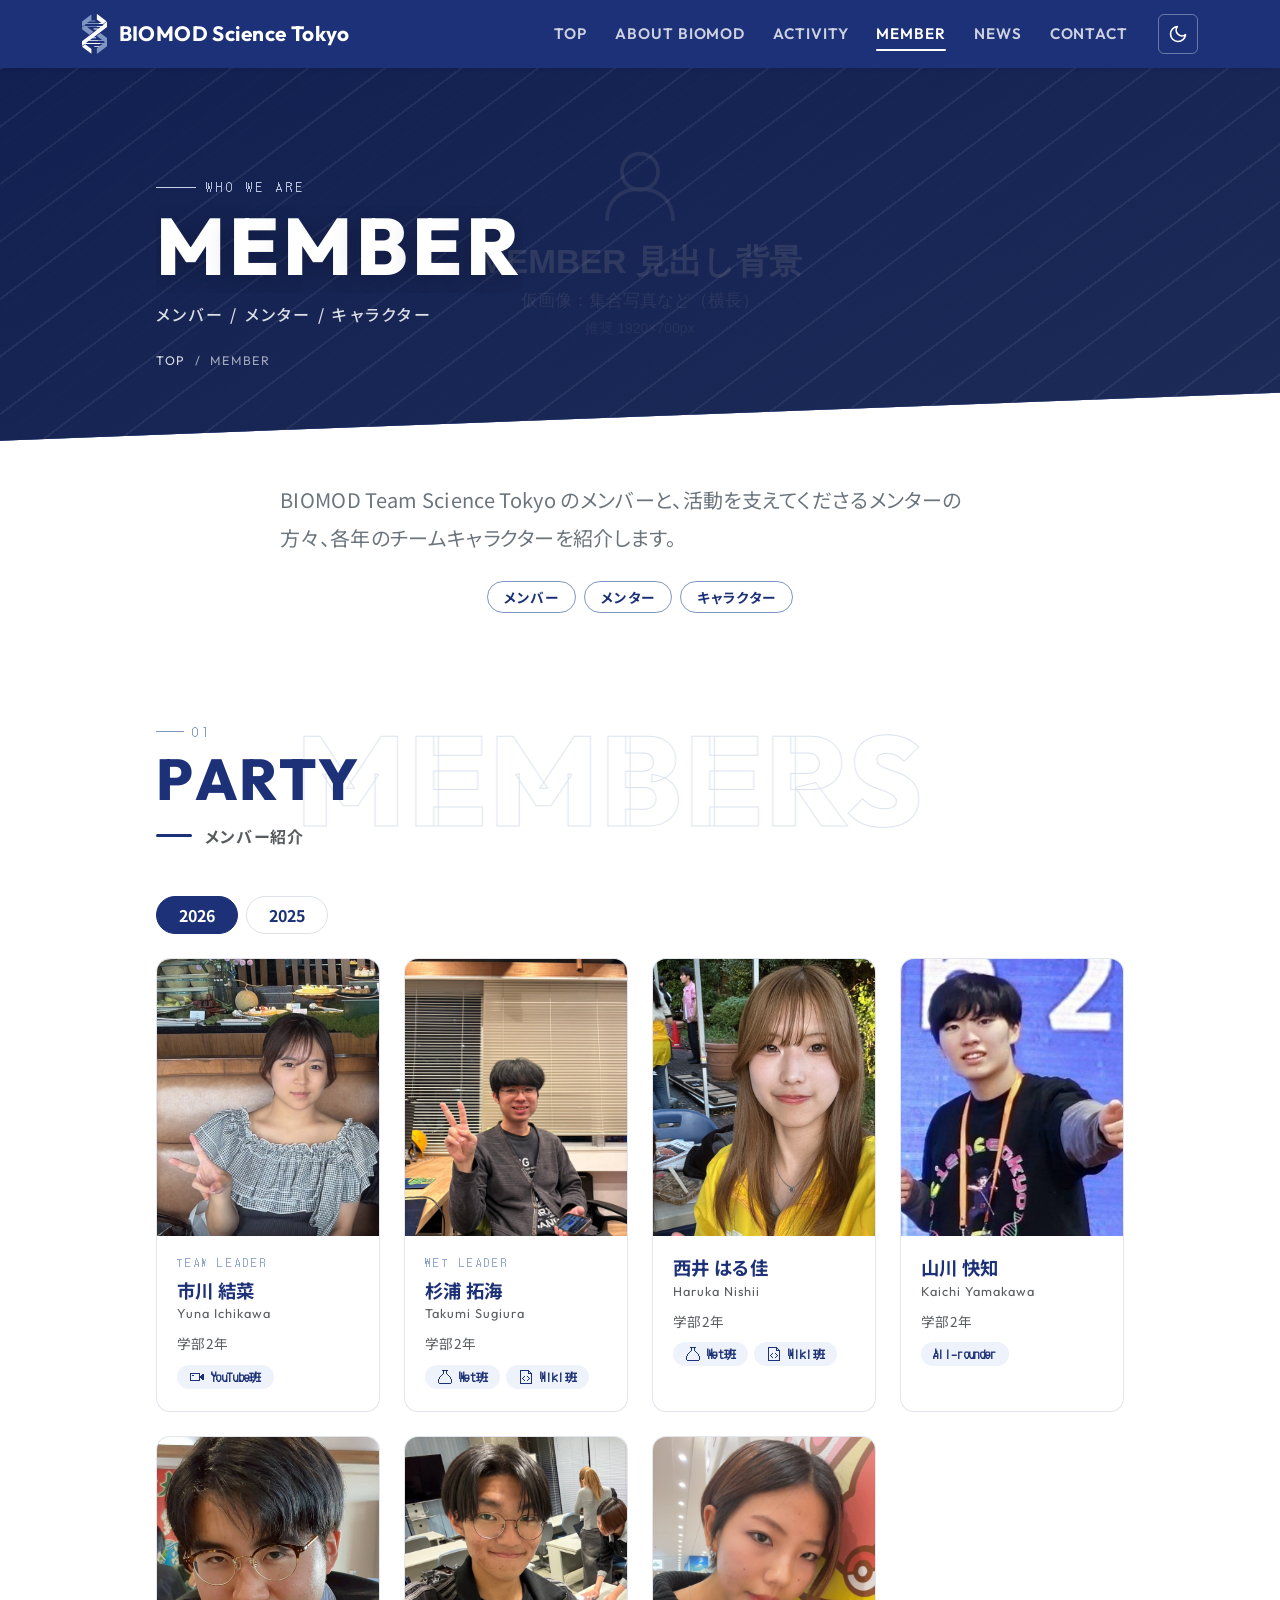
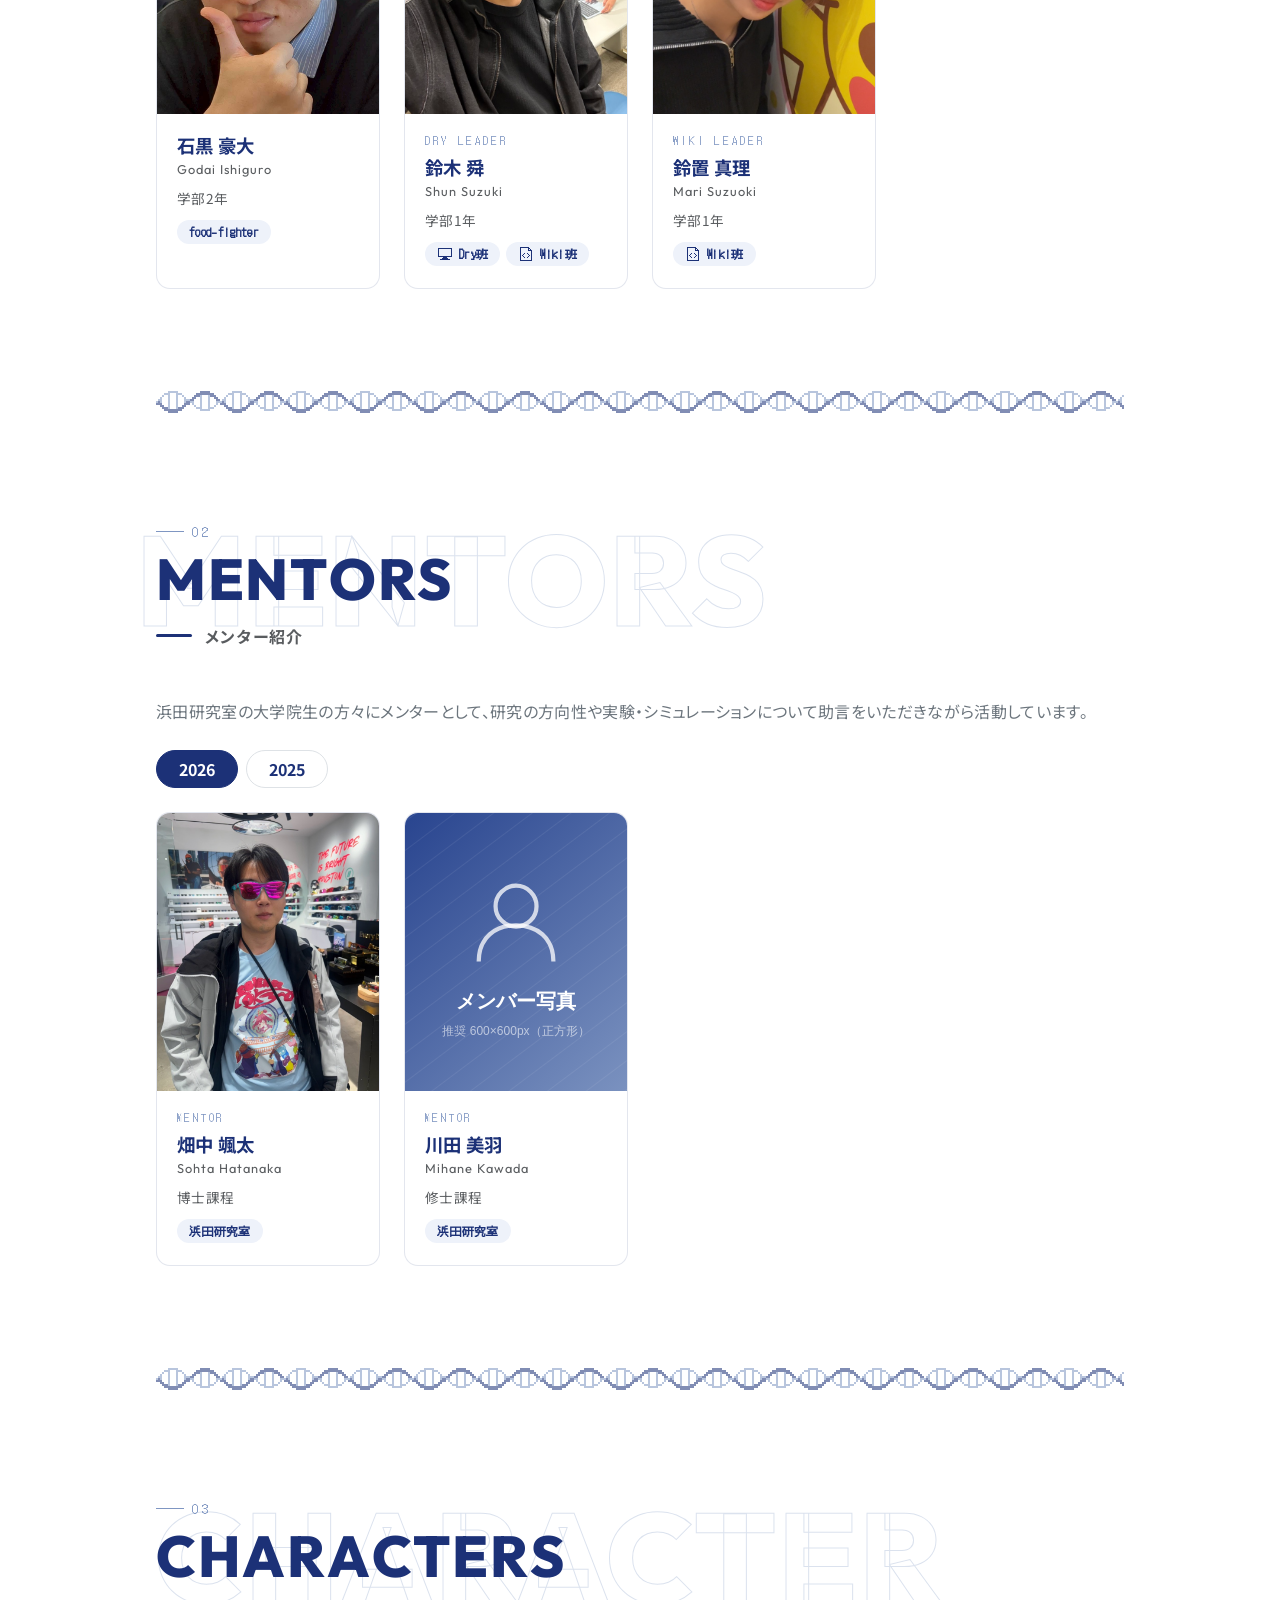
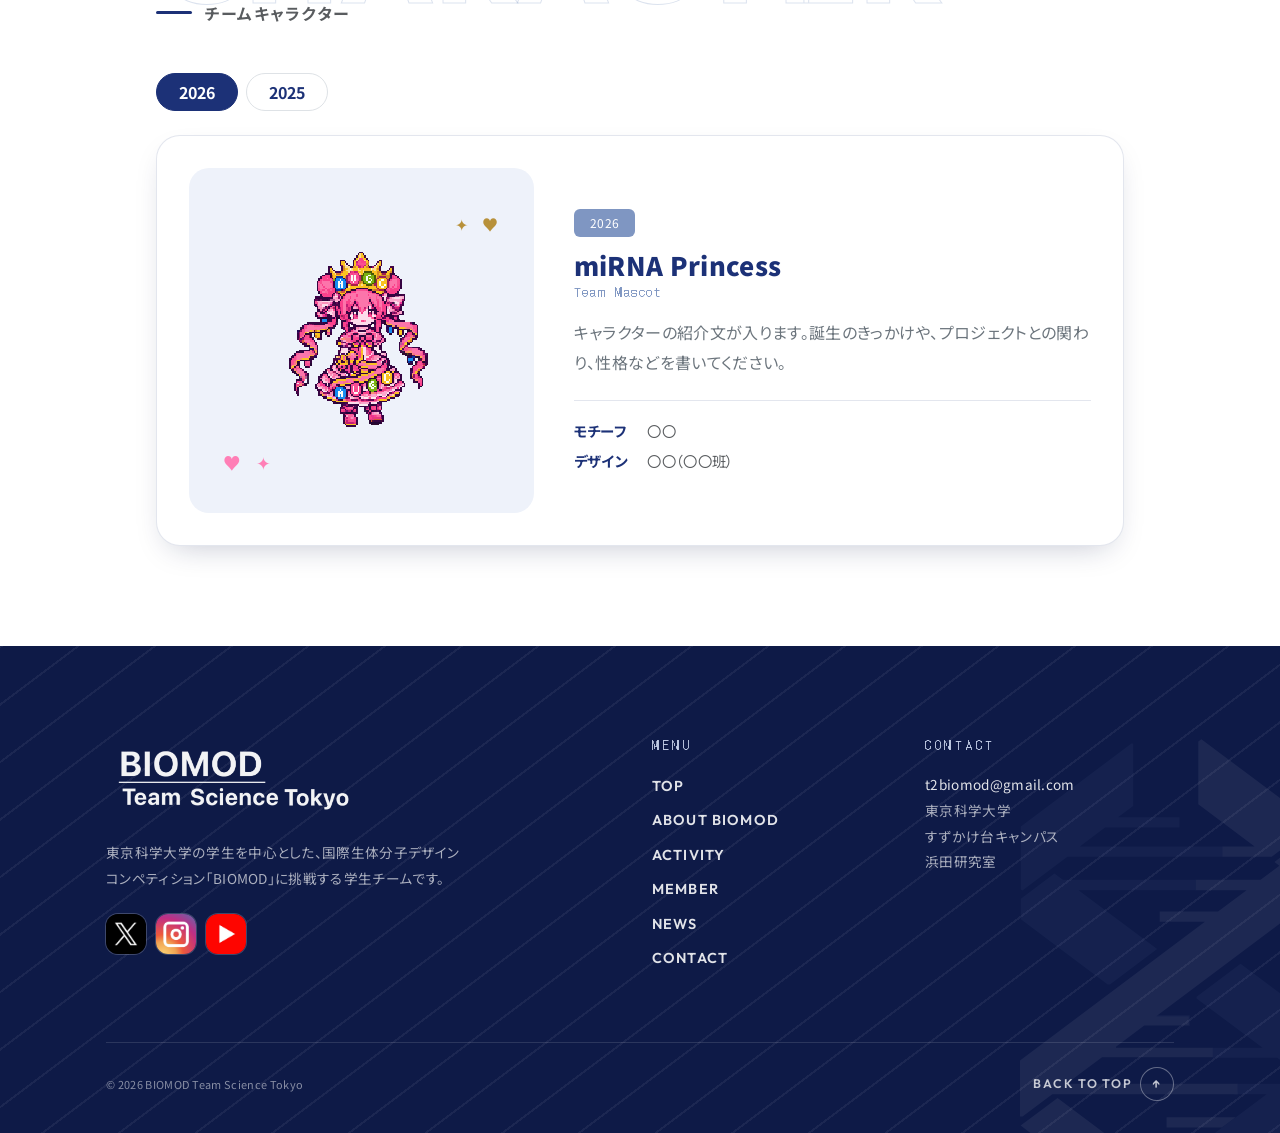
<file: member.html>
<!DOCTYPE html>
<html lang="ja">

<head>
    <meta charset="UTF-8">
    <meta name="viewport" content="width=device-width, initial-scale=1.0">
    <title>MEMBER | BIOMOD Team Science Tokyo</title>
    <!-- タブに表示されるアイコン -->
    <link rel="icon" href="logo/favicon.ico" sizes="any">
    <link rel="icon" href="logo/favicon.svg" type="image/svg+xml">
    <link rel="apple-touch-icon" href="logo/apple-touch-icon.png">
    <!-- 保存済み or OSの設定からテーマを先に決めて、読み込み時のちらつきを防ぐ -->
    <script>
        (function () {
            var t = null;
            try { t = localStorage.getItem('theme'); } catch (e) { }
            if (t !== 'dark' && t !== 'light') t = window.matchMedia('(prefers-color-scheme: dark)').matches ? 'dark' : 'light';
            document.documentElement.setAttribute('data-bs-theme', t);
        })();
    </script>
    <!-- フォント（英字見出し：Outfit / 日本語：Noto Sans JP） -->
    <link rel="preconnect" href="https://fonts.googleapis.com">
    <link rel="preconnect" href="https://fonts.gstatic.com" crossorigin>
    <link
        href="https://fonts.googleapis.com/css2?family=Noto+Sans+JP:wght@400;500;700;900&family=Outfit:wght@500;600;700;800&family=DotGothic16&display=swap"
        rel="stylesheet">
    <link href="https://cdn.jsdelivr.net/npm/bootstrap@5.3.0/dist/css/bootstrap.min.css" rel="stylesheet">
    <link rel="stylesheet" href="style.css">
</head>

<body class="bg-white text-dark">

    <div id="header-placeholder"></div>

    <!-- 見出し帯（背景写真：img/placeholder/page-member.svg を差し替え） -->
    <section class="page-hero" style="--hero-img: url('img/placeholder/page-member.svg');">
        <div class="container page-hero-inner px-4 px-md-3">
            <p class="page-hero-eyebrow">Who We Are</p>
            <h1 class="page-hero-title">MEMBER</h1>
            <p class="page-hero-sub">メンバー / メンター / キャラクター</p>
            <nav class="page-hero-crumb" aria-label="パンくずリスト"><a href="index.html">TOP</a><span>/</span>MEMBER</nav>
        </div>
    </section>

    <main class="container px-4 px-md-3" style="max-width: 1000px;">

        <section class="fade-in-section text-center mx-auto" style="max-width: 720px;">
            <p class="fs-5 text-secondary mb-0 text-start" style="line-height: 1.9;">
                BIOMOD Team Science Tokyo のメンバーと、活動を支えてくださるメンターの方々、各年のチームキャラクターを紹介します。
            </p>
            <nav class="activity-jump mt-4" aria-label="ページ内リンク">
                <a href="#members">メンバー</a>
                <a href="#mentors">メンター</a>
                <a href="#characters">キャラクター</a>
            </nav>
        </section>

        <!-- ===== 01 MEMBERS ===== -->
        <section id="members" class="fade-in-section my-block">
            <div class="sec-head">
                <span class="sec-num">01</span>
                <h2 class="sec-title" data-bg="MEMBERS">PARTY</h2>
                <p class="sec-sub">メンバー紹介</p>
            </div>

            <!-- 年度切り替えタブ -->
            <ul class="nav year-tabs mb-4" role="tablist">
                <li class="nav-item" role="presentation">
                    <button class="nav-link active" id="tab-member-2026" data-bs-toggle="tab"
                        data-bs-target="#member-2026" type="button" role="tab" aria-controls="member-2026"
                        aria-selected="true">2026</button>
                </li>
                <li class="nav-item" role="presentation">
                    <button class="nav-link" id="tab-member-2025" data-bs-toggle="tab" data-bs-target="#member-2025"
                        type="button" role="tab" aria-controls="member-2025" aria-selected="false">2025</button>
                </li>
            </ul>

            <!--
                メンバーの編集方法：
                ・1人 = 1つの <li class="member-card"> です。人数に合わせてコピー・削除してください。
                ・写真：img/member/年度/名前.jpg（縦長 4:5 で表示。顔が上寄りになるよう調整済み）
                ・member-role：役職（リーダーなど）。無ければ行ごと削除してOK
                ・member-affil：学部・学年など。無ければ行ごと削除してOK
                ・member-team：所属班。複数ある場合は <span class="member-team"> を並べる
                ・名前・役割・写真は各年度のWiki（TEAMページ）から転載
                  2026: https://biomod-sciencetokyo.github.io/2026project/team.html
                  2025: https://sites.google.com/view/biomod2025siencetokyo/team
            -->
            <div class="tab-content">

                <!-- 2026年度 -->
                <div class="tab-pane fade show active" id="member-2026" role="tabpanel"
                    aria-labelledby="tab-member-2026">
                    <ul class="member-grid">
                        <li class="member-card">
                            <div class="member-photo"><img src="img/member/2026/ichikawa.jpg" alt="市川 結菜"
                                    loading="lazy"></div>
                            <div class="member-body">
                                <p class="member-role">Team Leader</p>
                                <p class="member-name">市川 結菜</p>
                                <p class="member-name-en">Yuna Ichikawa</p>
                                <p class="member-affil">学部2年</p>
                                <div class="member-teams"><span class="member-team px-youtube" data-team="youtube">YouTube班</span></div>
                            </div>
                        </li>
                        <li class="member-card">
                            <div class="member-photo"><img src="img/member/2026/sugiura.jpg" alt="杉浦 拓海"
                                    loading="lazy"></div>
                            <div class="member-body">
                                <p class="member-role">Wet Leader</p>
                                <p class="member-name">杉浦 拓海</p>
                                <p class="member-name-en">Takumi Sugiura</p>
                                <p class="member-affil">学部2年</p>
                                <div class="member-teams"><span class="member-team px-wet" data-team="wet">Wet班</span><span class="member-team px-wiki" data-team="wiki">Wiki班</span></div>
                            </div>
                        </li>
                        <li class="member-card">
                            <div class="member-photo"><img src="img/member/2026/nishii.jpg" alt="西井 はる佳"
                                    loading="lazy"></div>
                            <div class="member-body">
                                <p class="member-name">西井 はる佳</p>
                                <p class="member-name-en">Haruka Nishii</p>
                                <p class="member-affil">学部2年</p>
                                <div class="member-teams"><span class="member-team px-wet" data-team="wet">Wet班</span><span class="member-team px-wiki" data-team="wiki">Wiki班</span></div>
                            </div>
                        </li>
                        <li class="member-card">
                            <div class="member-photo"><img src="img/member/2026/yamakawa.jpg" alt="山川 快知"
                                    loading="lazy"></div>
                            <div class="member-body">
                                <p class="member-name">山川 快知</p>
                                <p class="member-name-en">Kaichi Yamakawa</p>
                                <p class="member-affil">学部2年</p>
                                <div class="member-teams"><span class="member-team">All-rounder</span></div>
                            </div>
                        </li>
                        <li class="member-card">
                            <div class="member-photo"><img src="img/member/2026/ishiguro.jpg" alt="石黒 豪大"
                                    loading="lazy"></div>
                            <div class="member-body">
                                <p class="member-name">石黒 豪大</p>
                                <p class="member-name-en">Godai Ishiguro</p>
                                <p class="member-affil">学部2年</p>
                                <div class="member-teams"><span class="member-team">food-fighter</span></div>
                            </div>
                        </li>
                        <li class="member-card">
                            <div class="member-photo"><img src="img/member/2026/suzuki.jpg" alt="鈴木 舜"
                                    loading="lazy"></div>
                            <div class="member-body">
                                <p class="member-role">Dry Leader</p>
                                <p class="member-name">鈴木 舜</p>
                                <p class="member-name-en">Shun Suzuki</p>
                                <p class="member-affil">学部1年</p>
                                <div class="member-teams"><span class="member-team px-dry" data-team="dry">Dry班</span><span class="member-team px-wiki" data-team="wiki">Wiki班</span></div>
                            </div>
                        </li>
                        <li class="member-card">
                            <div class="member-photo"><img src="img/member/2026/suzuoki.jpg" alt="鈴置 真理"
                                    loading="lazy"></div>
                            <div class="member-body">
                                <p class="member-role">Wiki Leader</p>
                                <p class="member-name">鈴置 真理</p>
                                <p class="member-name-en">Mari Suzuoki</p>
                                <p class="member-affil">学部1年</p>
                                <div class="member-teams"><span class="member-team px-wiki" data-team="wiki">Wiki班</span></div>
                            </div>
                        </li>
                    </ul>
                </div>

                <!-- 2025年度 -->
                <div class="tab-pane fade" id="member-2025" role="tabpanel" aria-labelledby="tab-member-2025">
                    <ul class="member-grid">
                        <li class="member-card">
                            <div class="member-photo"><img src="img/member/2025/ichikawa.jpg" alt="市川 結菜"
                                    loading="lazy"></div>
                            <div class="member-body">
                                <p class="member-role">Team Leader</p>
                                <p class="member-name">市川 結菜</p>
                                <p class="member-name-en">Yuna Ichikawa</p>
                                <p class="member-affil">学部1年</p>
                                <div class="member-teams"><span class="member-team px-wiki" data-team="wiki">Wiki班</span></div>
                            </div>
                        </li>
                        <li class="member-card">
                            <div class="member-photo"><img src="img/member/2025/sugiura.jpg" alt="杉浦 拓海"
                                    loading="lazy"></div>
                            <div class="member-body">
                                <p class="member-role">Wet Leader</p>
                                <p class="member-name">杉浦 拓海</p>
                                <p class="member-name-en">Takumi Sugiura</p>
                                <p class="member-affil">学部1年</p>
                                <div class="member-teams"><span class="member-team px-wet" data-team="wet">Wet班</span></div>
                            </div>
                        </li>
                        <li class="member-card">
                            <div class="member-photo"><img src="img/member/2025/nishii.jpg" alt="西井 はる佳"
                                    loading="lazy"></div>
                            <div class="member-body">
                                <p class="member-name">西井 はる佳</p>
                                <p class="member-name-en">Haruka Nishii</p>
                                <p class="member-affil">学部1年</p>
                                <div class="member-teams"><span class="member-team px-wet" data-team="wet">Wet班</span><span class="member-team px-wiki" data-team="wiki">Wiki班</span></div>
                            </div>
                        </li>
                        <li class="member-card">
                            <div class="member-photo"><img src="img/member/2025/yamakawa.jpg" alt="山川 快知"
                                    loading="lazy"></div>
                            <div class="member-body">
                                <p class="member-name">山川 快知</p>
                                <p class="member-name-en">Kaichi Yamakawa</p>
                                <p class="member-affil">学部1年</p>
                                <div class="member-teams"><span class="member-team px-dry" data-team="dry">Dry班</span><span class="member-team px-wet" data-team="wet">Wet班</span></div>
                            </div>
                        </li>
                        <li class="member-card">
                            <div class="member-photo"><img src="img/member/2025/ishiguro.jpg" alt="石黒 豪大"
                                    loading="lazy"></div>
                            <div class="member-body">
                                <p class="member-name">石黒 豪大</p>
                                <p class="member-name-en">Godai Ishiguro</p>
                                <p class="member-affil">学部1年</p>
                                <div class="member-teams"><span class="member-team px-dry" data-team="dry">Dry班</span></div>
                            </div>
                        </li>
                        <li class="member-card">
                            <div class="member-photo"><img src="img/member/2025/xiang.jpg" alt="Xiang Furui"
                                    loading="lazy"></div>
                            <div class="member-body">
                                <p class="member-name">Xiang Furui</p>
                                <p class="member-affil">学部2年</p>
                                <div class="member-teams"><span class="member-team px-youtube" data-team="youtube">YouTube班</span></div>
                            </div>
                        </li>
                    </ul>
                </div>
            </div>
        </section>

        <div class="pixel-divider" aria-hidden="true"></div>

        <!-- ===== 02 MENTORS ===== -->
        <section id="mentors" class="fade-in-section my-block">
            <div class="sec-head">
                <span class="sec-num">02</span>
                <h2 class="sec-title" data-bg="MENTORS">MENTORS</h2>
                <p class="sec-sub">メンター紹介</p>
            </div>

            <p class="text-secondary fs-6 mb-4" style="line-height: 1.9;">
                浜田研究室の大学院生の方々にメンターとして、研究の方向性や実験・シミュレーションについて助言をいただきながら活動しています。
            </p>

            <!-- 年度切り替えタブ -->
            <ul class="nav year-tabs mb-4" role="tablist">
                <li class="nav-item" role="presentation">
                    <button class="nav-link active" id="tab-mentor-2026" data-bs-toggle="tab" data-bs-target="#mentor-2026" type="button" role="tab" aria-controls="mentor-2026" aria-selected="true">2026</button>
                </li>
                <li class="nav-item" role="presentation">
                    <button class="nav-link" id="tab-mentor-2025" data-bs-toggle="tab" data-bs-target="#mentor-2025" type="button" role="tab" aria-controls="mentor-2025" aria-selected="false">2025</button>
                </li>
            </ul>

            <!--
                メンターの編集方法（メンバーと同じ形式です）：
                ・1人 = 1つの <li class="member-card"> です。
                ・写真：今は仮画像 img/placeholder/member.svg。届いたら img/member/年度/名前.jpg に置いて src を書き換え
                ・member-affil：課程・学年、member-team：所属研究室
            -->
            <div class="tab-content">

                <!-- 2026年度 -->
                <div class="tab-pane fade show active" id="mentor-2026" role="tabpanel" aria-labelledby="tab-mentor-2026">
                    <ul class="member-grid">
                        <li class="member-card">
                            <div class="member-photo"><img src="img/member/2026/hatanaka.jpg" alt="畑中 颯太" loading="lazy"></div>
                            <div class="member-body">
                                <p class="member-role">Mentor</p>
                                <p class="member-name">畑中 颯太</p>
                                <p class="member-name-en">Sohta Hatanaka</p>
                                <p class="member-affil">博士課程</p>
                                <div class="member-teams"><span class="member-team">浜田研究室</span></div>
                            </div>
                        </li>
                        <li class="member-card">
                            <div class="member-photo"><img src="img/placeholder/member.svg" alt="川田 美羽" loading="lazy"></div>
                            <div class="member-body">
                                <p class="member-role">Mentor</p>
                                <p class="member-name">川田 美羽</p>
                                <p class="member-name-en">Mihane Kawada</p>
                                <p class="member-affil">修士課程</p>
                                <div class="member-teams"><span class="member-team">浜田研究室</span></div>
                            </div>
                        </li>
                    </ul>
                </div>

                <!-- 2025年度 -->
                <div class="tab-pane fade" id="mentor-2025" role="tabpanel" aria-labelledby="tab-mentor-2025">
                    <ul class="member-grid">
                        <li class="member-card">
                            <div class="member-photo"><img src="img/member/2025/hatanaka.jpg" alt="畑中 颯太" loading="lazy"></div>
                            <div class="member-body">
                                <p class="member-role">Mentor</p>
                                <p class="member-name">畑中 颯太</p>
                                <p class="member-name-en">Sohta Hatanaka</p>
                                <p class="member-affil">博士課程</p>
                                <div class="member-teams"><span class="member-team">浜田研究室</span></div>
                            </div>
                        </li>
                        <li class="member-card">
                            <div class="member-photo"><img src="img/placeholder/member.svg" alt="越智 耀亮" loading="lazy"></div>
                            <div class="member-body">
                                <p class="member-role">Mentor</p>
                                <p class="member-name">越智 耀亮</p>
                                <p class="member-name-en">Yosuke Ochi</p>
                                <p class="member-affil">博士課程</p>
                                <div class="member-teams"><span class="member-team">浜田研究室</span></div>
                            </div>
                        </li>
                    </ul>
                </div>
            </div>
        </section>

        <div class="pixel-divider" aria-hidden="true"></div>

        <!-- ===== 03 CHARACTERS ===== -->
        <section id="characters" class="fade-in-section my-block">
            <div class="sec-head">
                <span class="sec-num">03</span>
                <h2 class="sec-title" data-bg="CHARACTER">CHARACTERS</h2>
                <p class="sec-sub">チームキャラクター</p>
            </div>

            <!-- 年度切り替えタブ -->
            <ul class="nav year-tabs mb-4" role="tablist">
                <li class="nav-item" role="presentation">
                    <button class="nav-link active" id="tab-chara-2026" data-bs-toggle="tab"
                        data-bs-target="#chara-2026" type="button" role="tab" aria-controls="chara-2026"
                        aria-selected="true">2026</button>
                </li>
                <li class="nav-item" role="presentation">
                    <button class="nav-link" id="tab-chara-2025" data-bs-toggle="tab" data-bs-target="#chara-2025"
                        type="button" role="tab" aria-controls="chara-2025" aria-selected="false">2025</button>
                </li>
            </ul>

            <!--
                キャラクターの編集方法：
                ・1体 = 1つの <article class="chara-card"> です。複数いる場合はコピーしてください。
                ・画像：img/placeholder/character.svg を差し替え（正方形 800×800px 推奨、背景透過PNGも可）
                ・alt には「キャラクター名のイラスト」などを入れてください
                ・chara-profile の項目（モチーフ・デザイン など）は自由に追加・削除してOK
            -->
            <div class="tab-content">

                <!-- 2026年度 -->
                <div class="tab-pane fade show active" id="chara-2026" role="tabpanel" aria-labelledby="tab-chara-2026">
                    <article class="chara-card">
                        <!-- 2026 Wikiと同じく、姫にカーソルを乗せると「tap me!」、タップで姫の隠しページ（Wiki内）へ -->
                        <a href="https://biomod-sciencetokyo.github.io/2026project/princess.html" target="_blank" rel="noopener"
                            class="princess-secret" aria-label="miRNA Princess の隠しページを開く（2026 Wiki）">
                            <div class="chara-visual"><img src="img/character/2026-mirna-princess.gif"
                                    alt="miRNA Princess のドット絵" class="is-pixel" loading="lazy"></div>
                            <span class="princess-secret-deco" aria-hidden="true"></span>
                            <span class="princess-secret-bubble" aria-hidden="true">▶ tap me!</span>
                        </a>
                        <div class="chara-body">
                            <span class="badge badge-custom-sub px-3 py-2 mb-2 fw-normal">2026</span>
                            <h3 class="chara-name">miRNA Princess</h3>
                            <p class="chara-name-en">Team Mascot</p>
                            <p class="text-secondary mb-0" style="line-height: 1.9;">
                                キャラクターの紹介文が入ります。誕生のきっかけや、プロジェクトとの関わり、性格などを書いてください。
                            </p>
                            <dl class="chara-profile">
                                <dt>モチーフ</dt>
                                <dd>〇〇</dd>
                                <dt>デザイン</dt>
                                <dd>〇〇（〇〇班）</dd>
                            </dl>
                        </div>
                    </article>
                </div>

                <!-- 2025年度 -->
                <div class="tab-pane fade" id="chara-2025" role="tabpanel" aria-labelledby="tab-chara-2025">
                    <article class="chara-card">
                        <!-- 2025年度の紹介動画（YouTube）から、驚いている場面を約1.6秒切り出してループ再生 -->
                        <div class="chara-visual is-video">
                            <video src="img/character/2025-a.mp4" poster="img/character/2025-a-poster.jpg" autoplay muted loop playsinline preload="metadata" aria-label="キャラクターAが驚いている様子のアニメーション"></video>
                            <!-- Aのセリフ（動画のループ1.6秒に合わせて飛び出す） -->
                            <span class="chara-speech" lang="en">Oh No!</span>
                        </div>
                        <div class="chara-body">
                            <span class="badge badge-custom-sub px-3 py-2 mb-2 fw-normal">2025</span>
                            <h3 class="chara-name">A</h3>
                            <p class="chara-name-en">Team Character</p>
                            <p class="text-secondary mb-0" style="line-height: 1.9;">
                                キャラクターの紹介文が入ります。誕生のきっかけや、プロジェクトとの関わり、性格などを書いてください。
                            </p>
                            <dl class="chara-profile">
                                <dt>モチーフ</dt>
                                <dd>〇〇</dd>
                                <dt>デザイン</dt>
                                <dd>〇〇（〇〇班）</dd>
                            </dl>
                        </div>
                    </article>
                </div>
            </div>
        </section>
    </main>

    <div id="footer-placeholder"></div>

    <script src="https://cdn.jsdelivr.net/npm/bootstrap@5.3.0/dist/js/bootstrap.bundle.min.js"></script>
    <script src="main.js"></script>
</body>

</html>
</file>
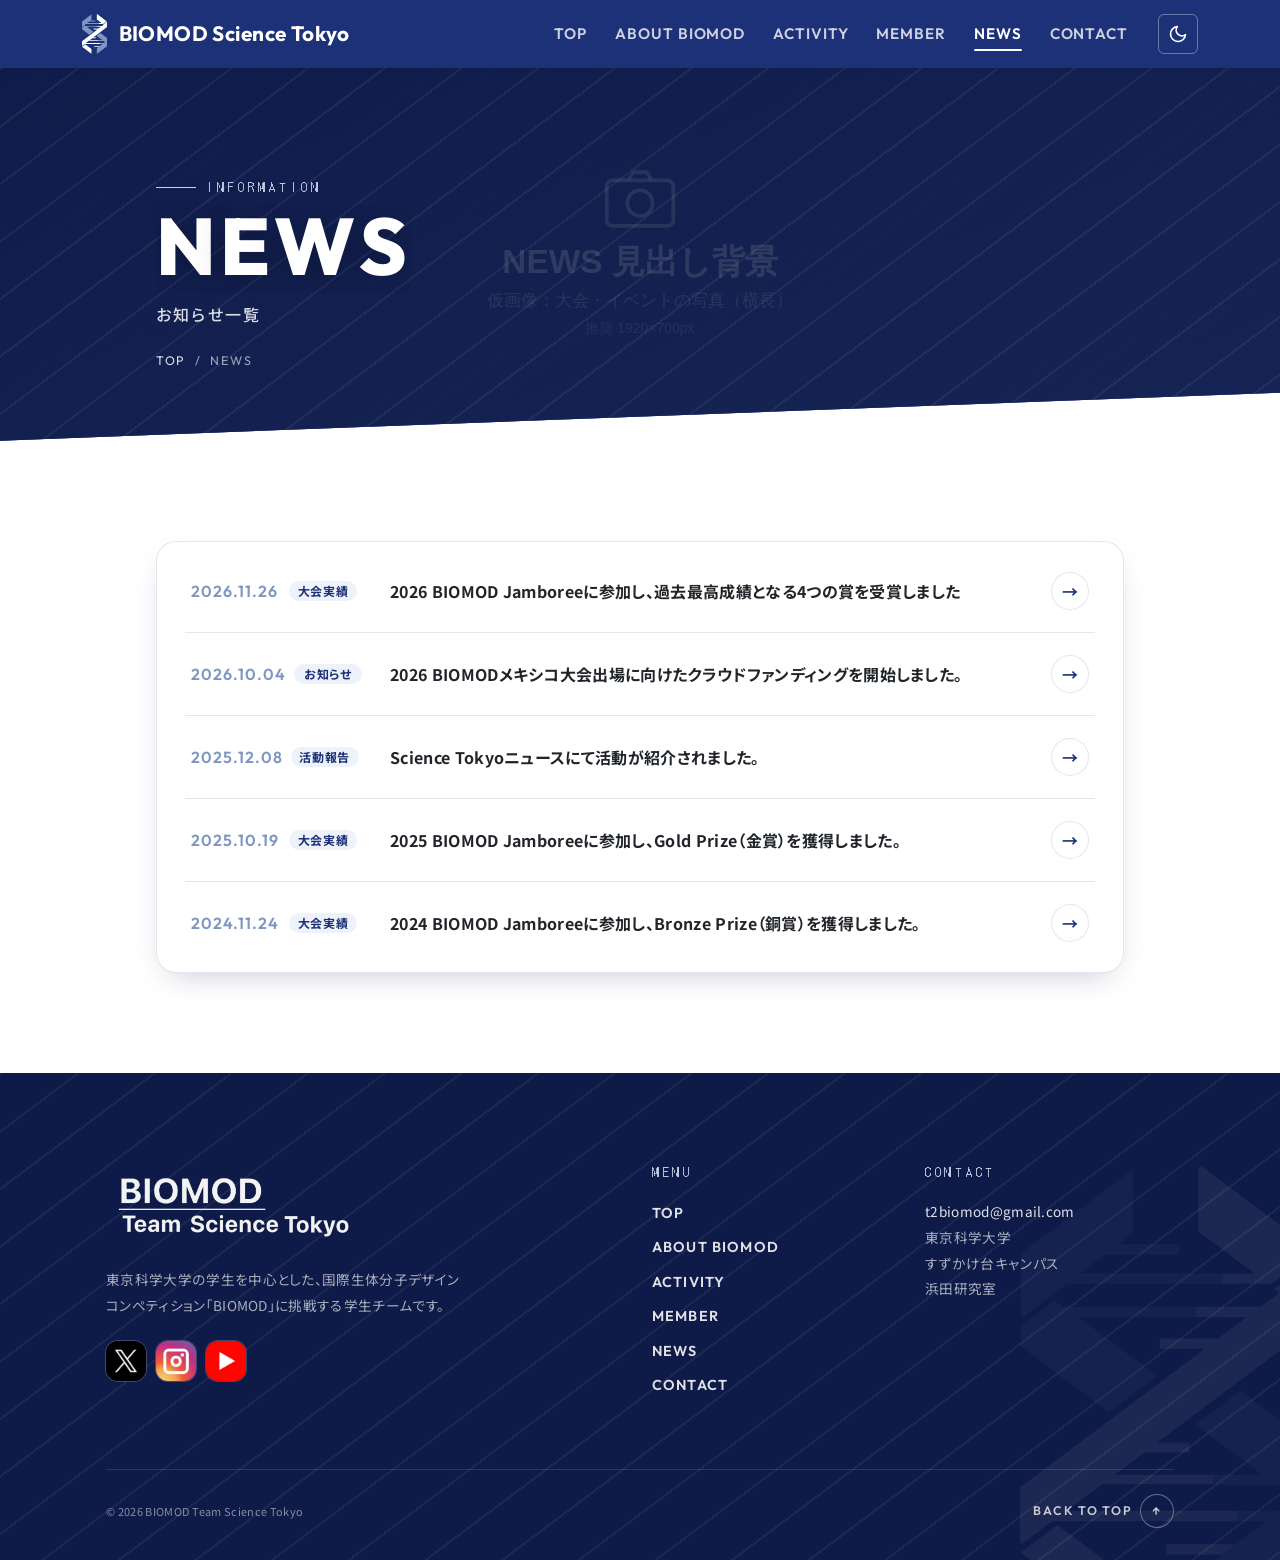
<file: news.html>
<!DOCTYPE html>
<html lang="ja">

<head>
    <meta charset="UTF-8">
    <meta name="viewport" content="width=device-width, initial-scale=1.0">
    <title>NEWS | BIOMOD Team Science Tokyo</title>
    <!-- タブに表示されるアイコン -->
    <link rel="icon" href="logo/favicon.ico" sizes="any">
    <link rel="icon" href="logo/favicon.svg" type="image/svg+xml">
    <link rel="apple-touch-icon" href="logo/apple-touch-icon.png">
    <!-- 保存済み or OSの設定からテーマを先に決めて、読み込み時のちらつきを防ぐ -->
    <script>
        (function () {
            var t = null;
            try { t = localStorage.getItem('theme'); } catch (e) {}
            if (t !== 'dark' && t !== 'light') t = window.matchMedia('(prefers-color-scheme: dark)').matches ? 'dark' : 'light';
            document.documentElement.setAttribute('data-bs-theme', t);
        })();
    </script>
    <!-- フォント（英字見出し：Outfit / 日本語：Noto Sans JP） -->
    <link rel="preconnect" href="https://fonts.googleapis.com">
    <link rel="preconnect" href="https://fonts.gstatic.com" crossorigin>
    <link href="https://fonts.googleapis.com/css2?family=Noto+Sans+JP:wght@400;500;700;900&family=Outfit:wght@500;600;700;800&family=DotGothic16&display=swap" rel="stylesheet">
    <link href="https://cdn.jsdelivr.net/npm/bootstrap@5.3.0/dist/css/bootstrap.min.css" rel="stylesheet">
    <link rel="stylesheet" href="style.css">
</head>

<body class="bg-white text-dark">

    <div id="header-placeholder"></div>

    <!-- 見出し帯（背景写真：img/placeholder/page-news.svg を差し替え） -->
    <section class="page-hero" style="--hero-img: url('img/placeholder/page-news.svg');">
        <div class="container page-hero-inner px-4 px-md-3">
            <p class="page-hero-eyebrow">Information</p>
            <h1 class="page-hero-title">NEWS</h1>
            <p class="page-hero-sub">お知らせ一覧</p>
            <nav class="page-hero-crumb" aria-label="パンくずリスト"><a href="index.html">TOP</a><span>/</span>NEWS</nav>
        </div>
    </section>

    <main class="container px-4 px-md-3" style="max-width: 1000px;">

        <section class="fade-in-section my-block">
            <!-- トップページのLATEST NEWSと同様に、全体を白背景のカードで囲むデザインに統一 -->
            <div id="news-list" class="panel news-panel">
                <p class="text-muted text-center my-4">読み込み中...</p>
            </div>
        </section>
    </main>

    <div id="footer-placeholder"></div>

    <script src="https://cdn.jsdelivr.net/npm/bootstrap@5.3.0/dist/js/bootstrap.bundle.min.js"></script>
    <script src="main.js"></script>
    <script src="news-render.js"></script>
    <script>NewsRender.renderList('#news-list', 'news/news.json');</script>
</body>

</html>
</file>
<file: style.css>
/* =========================================
   共通スタイル
   ========================================= */
/* 固定ヘッダーの高さ分全体のコンテンツを下に下げます */
/* --nav-h はナビバーの高さ。狭い画面ではリンクが2段目に回るので高くなる */
:root { --nav-h: 68px; }
@media (max-width: 991.98px) { :root { --nav-h: 100px; } }
body { padding-top: var(--nav-h); }
/* トップのヒーロー画像はナビバーの裏から始める */
.hero-under-nav { margin-top: calc(-1 * var(--nav-h)); }

/* メインブランドカラー */
.bg-custom-blue { background-color: #1c3177; }
.text-custom-blue { color: #1c3177; }
.custom-link { color: #1c3177; text-decoration: underline; }
.custom-link:hover { color: #7f96c2; }
.sns-logo-link:hover img { transform: scale(1.1); }

/* カテゴリバッジの色：サブカラー */
.badge-custom-sub { background-color: #7f96c2; color: white; }

/* ニュース一行全体のリンクデザイン */
.news-item {
    text-decoration: none;
    color: #212529;
    transition: background-color 0.2s, color 0.2s;
}
.news-item:hover {
    background-color: #f8f9fa;
    color: #1c3177;
}
.news-item:hover .news-arrow {
    transform: translateX(5px);
}
.news-arrow {
    transition: transform 0.2s;
}

/* 各セクション間の大きな余白 */
.my-block {
    margin-top: 100px;
    margin-bottom: 100px;
}

/* スクロール時のフェードインアニメーション */
.fade-in-section {
    opacity: 0;
    transform: translateY(40px);
    transition: opacity 1.0s ease-out, transform 1.0s ease-out;
}
.fade-in-section.is-visible {
    opacity: 1;
    transform: translateY(0);
}




/* =========================================
   各ページ固有のスタイル
   ========================================= */

/* --- index.html 固有 --- */
@keyframes scrollDown {
    0% { transform: scaleY(0); transform-origin: top; }
    50% { transform: scaleY(1); transform-origin: top; }
    51% { transform: scaleY(1); transform-origin: bottom; }
    100% { transform: scaleY(0); transform-origin: bottom; }
}
.logo-fade-in {
    opacity: 0;
    transform: scale(0.95);
    animation: logoUp 1.2s cubic-bezier(0.25, 1, 0.5, 1) forwards;
    animation-delay: 0.5s; 
}
@keyframes logoUp {
    to { opacity: 1; transform: scale(1); }
}

/* =========================================
   トップページ レイアウト調整スタイル
   ========================================= */

/* 各セクションの上下パディング（my-blockの代わりに使用） */
.section-padding {
    padding-top: 100px;
    padding-bottom: 100px;
}

/* 文字間隔の広がり（見出し上の英字用） */
.tracking-widest {
    letter-spacing: 0.15em;
}

/* PCサイズ時の縦区切り線 */
@media (min-width: 768px) {
    .border-end-md {
        border-right: 3px solid #1c3177 !important;
    }
}

/* SOCIAL MEDIA セクションのアイコンスタイル */
.sns-card img {
    width: 75px;
    height: 75px;
    object-fit: cover;
    transition: transform 0.3s ease, box-shadow 0.3s ease;
}

.sns-card:hover img {
    transform: translateY(-5px) scale(1.08);
    box-shadow: 0 10px 20px rgba(0, 0, 0, 0.15) !important;
}

/* --- about-biomod.html 固有 --- */
.text-custom-sub { color: #7f96c2; }
.border-custom-sub { border-color: #7f96c2 !important; }


/* --- contact.html 固有 --- */
.btn-custom-contact {
    border: 2px solid #7f96c2;
    color: #1c3177;
    transition: all 0.3s ease;
}
.btn-custom-contact:hover {
    background-color: #1c3177;
    border-color: #1c3177;
    color: white;
    transform: translateY(-2px);
    box-shadow: 0 4px 12px rgba(0,0,0,0.1); /* 無効だったプロパティを修正 */
}



/* =========================================
   フッターデザイン
   ========================================= */

/* スムーススクロールの設定（ページ全体に適用） */
html {
    scroll-behavior: smooth;
}

/* フッターのリンクホバー時アニメーション（修正版） */
.footer-link {
    display: inline-block; /* 動きを安定させ、transformを有効にするため追加 */
    transition: color 0.2s, transform 0.2s;
}
.footer-link:hover {
    color: #7f96c2 !important;
    transform: translateX(6px); /* padding-left の代わりに、右方向へ6px移動させる */
}

/* Back to top テキストリンクのホバー設定 */
.back-to-top-text {
    transition: color 0.3s ease;
}
.back-to-top-text:hover {
    color: #ffffff !important;
}


/* =========================================
   ダークモード / ライトモード
   <html data-bs-theme="light|dark"> で切り替え
   ========================================= */
:root {
    --site-bg: #ffffff;
    --site-bg-alt: #f8f9fa;
    --brand-text: #1c3177;
    --brand-text-hover: #7f96c2;
}
[data-bs-theme="dark"] {
    --site-bg: #15181d;
    --site-bg-alt: #1d2128;
    --brand-text: #a9bbea;
    --brand-text-hover: #d0dbf7;
    --bs-body-bg: #15181d;
    --bs-secondary-color: rgba(222, 226, 230, 0.75);
}

/* ブランドカラーの文字は変数経由にして、ダーク時は明るい青に */
.text-custom-blue { color: var(--brand-text); }
.custom-link { color: var(--brand-text); }
.custom-link:hover { color: var(--brand-text-hover); }
.btn-custom-contact { color: var(--brand-text); }
.news-item { color: var(--bs-body-color); }
.news-item:hover { background-color: var(--site-bg-alt); color: var(--brand-text); }

/* Bootstrapの固定色ユーティリティをダーク時だけ上書き */
[data-bs-theme="dark"] .bg-white { background-color: var(--site-bg) !important; }
[data-bs-theme="dark"] .bg-light { background-color: var(--site-bg-alt) !important; }
[data-bs-theme="dark"] .text-dark { color: var(--bs-body-color) !important; }
[data-bs-theme="dark"] footer.bg-dark { background-color: #0b0d10 !important; }
[data-bs-theme="dark"] .btn-outline-primary.text-custom-blue:hover { color: #fff; }

/* 切り替え時に色をなめらかに変化させる */
body, section, article, .news-item {
    transition: background-color 0.3s ease, color 0.3s ease;
}

/* ヘッダーの切り替えボタン */
.theme-toggle {
    width: 40px;
    height: 40px;
    display: inline-flex;
    align-items: center;
    justify-content: center;
    color: #fff;
    background: transparent;
    border: 1px solid rgba(255, 255, 255, 0.35);
    border-radius: 6px;
    padding: 0;
    transition: background-color 0.2s, border-color 0.2s;
}
.theme-toggle:hover {
    background-color: rgba(255, 255, 255, 0.12);
    border-color: rgba(255, 255, 255, 0.7);
}
.theme-icon {
    width: 20px;
    height: 20px;
    background-color: currentColor;
    -webkit-mask: var(--icon) center / contain no-repeat;
    mask: var(--icon) center / contain no-repeat;
}
.theme-icon.icon-moon {
    --icon: url("data:image/svg+xml,%3Csvg%20xmlns='http://www.w3.org/2000/svg'%20viewBox='0%200%2024%2024'%20fill='none'%20stroke='black'%20stroke-width='2'%20stroke-linecap='round'%20stroke-linejoin='round'%3E%3Cpath%20d='M21%2012.8A9%209%200%201%201%2011.2%203a7%207%200%200%200%209.8%209.8z'/%3E%3C/svg%3E");
}
.theme-icon.icon-sun {
    --icon: url("data:image/svg+xml,%3Csvg%20xmlns='http://www.w3.org/2000/svg'%20viewBox='0%200%2024%2024'%20fill='none'%20stroke='black'%20stroke-width='2'%20stroke-linecap='round'%3E%3Ccircle%20cx='12'%20cy='12'%20r='4'/%3E%3Cpath%20d='M12%202v2M12%2020v2M4.9%204.9l1.4%201.4M17.7%2017.7l1.4%201.4M2%2012h2M20%2012h2M4.9%2019.1l1.4-1.4M17.7%206.3l1.4-1.4'/%3E%3C/svg%3E");
}
/* ライト時は月（ダークへ）、ダーク時は太陽（ライトへ）を表示 */
.theme-toggle .icon-sun { display: none; }
[data-bs-theme="dark"] .theme-toggle .icon-sun { display: block; }
[data-bs-theme="dark"] .theme-toggle .icon-moon { display: none; }

/* 透過背景に濃い文字が入った図版は、ダーク時も明るい下地を敷いて読めるようにする */
[data-bs-theme="dark"] .img-on-light { background-color: #f1f3f7; }

/* ヘッダーのページリンク */
@media (min-width: 992px) {
    .site-nav { margin-left: auto; }
}
@media (max-width: 991.98px) {
    /* ロゴ・切り替えボタンの下に、全幅で中央寄せして並べる */
    .site-nav {
        order: 3;
        width: 100%;
        justify-content: center;
        flex-wrap: wrap;
        column-gap: 4px;
        border-top: 1px solid rgba(255, 255, 255, 0.15);
        margin-top: 2px;
    }
    .site-nav .nav-link {
        font-size: 0.85rem;
        padding: 10px 10px !important;
    }
    .site-nav .nav-link::after { bottom: 4px; left: 10px; right: 10px; }
}

/* ニュース本文: 長いURLや英単語が画面外にはみ出さないよう折り返す */
.news-content {
    overflow-wrap: anywhere;
    word-break: break-word;
}
.news-content img { max-width: 100%; height: auto; }



/* =========================================
   activity.html 固有
   ========================================= */

/* 番号付きの見出し（01 / 02） */
.activity-heading {
    display: flex;
    align-items: center;
    gap: 16px;
    padding-bottom: 12px;
    border-bottom: 1px solid var(--bs-border-color);
}
.activity-num {
    font-size: 2.6rem;
    font-weight: 800;
    line-height: 1;
    color: var(--brand-text);
    opacity: 0.25;
    letter-spacing: 0.02em;
}

/* 班の紹介 */
.team-row { margin-bottom: 72px; }
.team-visual {
    aspect-ratio: 4 / 3;
    border-radius: 12px;
    display: flex;
    flex-direction: column;
    align-items: center;
    justify-content: center;
    color: #fff;
    overflow: hidden;
    box-shadow: 0 .125rem .25rem rgba(0, 0, 0, .075);
}
.team-visual-label {
    font-size: clamp(1.8rem, 5vw, 2.6rem);
    font-weight: 800;
    letter-spacing: 0.12em;
}
.team-visual-sub {
    font-size: 0.85rem;
    letter-spacing: 0.15em;
    opacity: 0.8;
}
.team-visual-wet     { background: #1c3177; }
.team-visual-dry     { background: #2c4a9a; }
.team-visual-wiki    { background: #3b5fb0; }
.team-visual-youtube { background: #1c3177; }

/* 年度切り替えタブ */
.year-tabs { gap: 8px; }
.year-tabs .nav-link {
    border: 1px solid var(--bs-border-color);
    border-radius: 999px;
    padding: 6px 22px;
    color: var(--brand-text);
    font-weight: 700;
    background: transparent;
    transition: background-color 0.2s, color 0.2s, border-color 0.2s;
}
.year-tabs .nav-link:hover { border-color: #7f96c2; }
.year-tabs .nav-link.active {
    background-color: #1c3177;
    border-color: #1c3177;
    color: #fff;
}

/* 月ごとの縦タイムライン */
.cal-list {
    list-style: none;
    padding: 0;
    margin: 0;
    position: relative;
}
.cal-list::before {
    content: "";
    position: absolute;
    left: 7px;
    top: 8px;
    bottom: 8px;
    width: 2px;
    background: var(--bs-border-color);
}
.cal-month {
    position: relative;
    padding-left: 36px;
    padding-bottom: 28px;
}
.cal-month:last-child { padding-bottom: 0; }
.cal-month::before {
    content: "";
    position: absolute;
    left: 0;
    top: 6px;
    width: 16px;
    height: 16px;
    border-radius: 50%;
    background: var(--site-bg);
    border: 3px solid #7f96c2;
}
.cal-month-label {
    font-weight: 800;
    font-size: 1.15rem;
    color: var(--brand-text);
    margin-bottom: 6px;
}
.cal-items {
    list-style: none;
    padding: 0;
    margin: 0;
}
.cal-item {
    position: relative;
    padding-left: 16px;
    color: var(--bs-secondary-color);
    line-height: 1.9;
}
.cal-item::before {
    content: "・";
    position: absolute;
    left: 0;
    color: #7f96c2;
}
/* 大会結果などの実績 */
.cal-item.is-highlight {
    color: var(--bs-body-color);
    font-weight: 700;
}
.cal-item.is-highlight::before { content: "★"; font-size: 0.8em; top: 0.15em; }
.cal-item time {
    display: inline-block;
    font-size: 0.8rem;
    font-weight: 700;
    color: #fff;
    background: #7f96c2;
    border-radius: 4px;
    padding: 0 6px;
    margin-right: 6px;
    line-height: 1.6;
}

/* 班ごとの活動の流れ（ステップ） */
.team-steps {
    list-style: none;
    counter-reset: step;
    display: flex;
    flex-wrap: wrap;
    gap: 8px 6px;
    padding: 0;
    margin: 20px 0 0;
}
.team-steps li {
    counter-increment: step;
    display: inline-flex;
    align-items: center;
    gap: 6px;
    font-size: 0.85rem;
    font-weight: 700;
    color: var(--brand-text);
    background: var(--site-bg-alt);
    border: 1px solid var(--bs-border-color);
    border-radius: 999px;
    padding: 4px 12px 4px 4px;
}
.team-steps li::before {
    content: counter(step);
    display: inline-flex;
    align-items: center;
    justify-content: center;
    width: 20px;
    height: 20px;
    border-radius: 50%;
    background: #7f96c2;
    color: #fff;
    font-size: 0.75rem;
}
.team-steps li:not(:last-child)::after {
    content: "→";
    margin-left: 6px;
    margin-right: -6px;
    color: #7f96c2;
}

/* ページ内ジャンプ（activity.html上部） */
.activity-jump {
    display: flex;
    flex-wrap: wrap;
    justify-content: center;
    gap: 8px;
}
.activity-jump a {
    font-size: 0.85rem;
    font-weight: 700;
    color: var(--brand-text);
    text-decoration: none;
    border: 1px solid #7f96c2;
    border-radius: 999px;
    padding: 5px 16px;
    transition: background-color 0.2s, color 0.2s;
}
.activity-jump a:hover { background-color: #1c3177; border-color: #1c3177; color: #fff; }

/* ジャンプ先が固定ヘッダーに隠れないように */
.team-row, #calendar { scroll-margin-top: calc(var(--nav-h) + 24px); }

/* トップページの班タイル */
.team-tile {
    display: flex;
    flex-direction: column;
    justify-content: flex-end;
    aspect-ratio: 1 / 1;
    border-radius: 12px;
    padding: 16px;
    color: #fff;
    text-decoration: none;
    box-shadow: 0 .125rem .25rem rgba(0, 0, 0, .075);
    transition: transform 0.25s ease, box-shadow 0.25s ease;
}
.team-tile:hover {
    color: #fff;
    transform: translateY(-4px);
    box-shadow: 0 10px 20px rgba(0, 0, 0, 0.15);
}
.team-tile-label {
    font-size: clamp(1.1rem, 3.2vw, 1.6rem);
    font-weight: 800;
    letter-spacing: 0.08em;
    line-height: 1.2;
}
.team-tile-sub { font-size: 0.8rem; opacity: 0.85; }

/* ===== BIOMOD公式ホームページへの案内 ===== */
.score-badge {
    display: inline-block; margin-left: .5em; padding: .1em .6em;
    font-size: .8rem; font-weight: 700; line-height: 1.6; vertical-align: .15em;
    color: #fff; background: #1c3177; border-radius: 999px;
}
.official-cta {
    display: flex; align-items: center; justify-content: space-between; gap: 24px;
    max-width: 880px; margin: 0 auto; padding: 32px 40px;
    color: #fff; text-decoration: none;
    background: #1c3177;
    border-radius: 16px; box-shadow: 0 10px 30px rgba(28, 49, 119, .25);
    transition: transform .2s ease, box-shadow .2s ease;
}
.official-cta:hover { color: #fff; transform: translateY(-3px); box-shadow: 0 16px 36px rgba(28, 49, 119, .35); }
.official-cta-text { display: flex; flex-direction: column; gap: 6px; }
.official-cta-eyebrow { font-size: .75rem; font-weight: 700; letter-spacing: .2em; color: #b9c8ec; }
.official-cta-title { font-size: 1.5rem; font-weight: 700; }
.official-cta-desc { font-size: .95rem; color: #dbe3f6; line-height: 1.7; }
.official-cta-btn {
    flex-shrink: 0; display: inline-flex; align-items: center; gap: .5em;
    padding: 12px 24px; font-weight: 700; color: #1c3177; background: #fff;
    border-radius: 999px; white-space: nowrap; transition: background .2s ease;
}
.official-cta:hover .official-cta-btn { background: #e8eefb; }
.official-cta-arrow { transition: transform .2s ease; }
.official-cta:hover .official-cta-arrow { transform: translate(2px, -2px); }
@media (max-width: 767.98px) {
    .official-cta { flex-direction: column; align-items: flex-start; padding: 28px 24px; }
    .official-cta-btn { align-self: stretch; justify-content: center; }
}
[data-bs-theme="dark"] .official-cta { background: #22356f; box-shadow: 0 10px 30px rgba(0, 0, 0, .4); }
[data-bs-theme="dark"] .score-badge { background: #3a5aa8; }
.official-inline { color: var(--brand-text); font-weight: 700; text-decoration: underline; }
.official-inline:hover { color: var(--brand-text-hover); }

/* ===== ヘッダー左端のロゴマーク（背景の紺に合わせ、紺の部分を白にしたもの） ===== */
.brand-mark { height: 40px; width: auto; margin-right: .7rem; flex-shrink: 0; }

/* ===== ヘッダーを見やすく（高さ・文字の大きさ・現在のページの下線） ===== */
.site-header { padding-top: 14px; padding-bottom: 14px; }
.site-header .navbar-brand {
    font-size: 1.3rem;
    letter-spacing: 0.02em;
    padding: 0;
    margin-right: 1.5rem;
}
.site-nav .nav-link {
    position: relative;
    font-size: 0.95rem;
    font-weight: 600;
    letter-spacing: 0.06em;
    color: rgba(255, 255, 255, 0.78);
    padding: 8px 14px !important;
    transition: color 0.2s ease;
}
.site-nav .nav-link:hover,
.site-nav .nav-link.active { color: #fff; }
/* 現在のページ・ホバー中のリンクに下線を出す */
.site-nav .nav-link::after {
    content: "";
    position: absolute;
    left: 14px; right: 14px; bottom: 2px;
    height: 2px;
    border-radius: 1px;
    background: #fff;
    transform: scaleX(0);
    transition: transform 0.25s ease;
}
.site-nav .nav-link:hover::after { transform: scaleX(1); opacity: .5; }
.site-nav .nav-link.active::after { transform: scaleX(1); opacity: 1; }
@media (max-width: 991.98px) {
    .site-header { padding-top: 10px; padding-bottom: 0; }
    .site-header .navbar-brand { font-size: 1.15rem; }
    .site-header .brand-mark { height: 34px; }
    .site-nav { margin-top: 10px; }
}
/* スマホ幅：5つのリンクが1段に収まるよう、文字間と余白を詰める */
@media (max-width: 575.98px) {
    .site-nav { column-gap: 0; }
    .site-nav .nav-link {
        font-size: 0.8rem;
        letter-spacing: 0.01em;
        padding: 10px 5px !important;
    }
    .site-nav .nav-link::after { left: 5px; right: 5px; }
}


/* =====================================================================
   デザイン刷新（Science Blue #1c3177 / サブカラー #7f96c2 をベースに）
   - 英字見出し：Outfit / 日本語：Noto Sans JP（各ページの<head>で読み込み）
   - ロゴと同じ「縦3：横4」の斜めストライプを全体のモチーフにしている
   ===================================================================== */
:root {
    --sb: #1c3177;          /* Science Blue */
    --sb-deep: #0e1a47;     /* Science Blueを深くした色（帯の暗い側） */
    --sb-mid: #2c4a9a;
    --sub: #7f96c2;         /* サブカラー */
    --sub-soft: #c7d2ea;
    --sub-pale: #eef2fa;
    --gold: #b8913a;        /* 受賞実績だけに使う差し色 */
    --gold-light: #e8cf86;
    --bronze: #a8693c;
    --bronze-light: #e3b48a;
    --ff-en: 'Outfit', 'Noto Sans JP', system-ui, sans-serif;
    --ff-jp: 'Noto Sans JP', 'Hiragino Sans', 'Hiragino Kaku Gothic ProN', system-ui, sans-serif;
    --surface: #ffffff;
    --surface-2: #f4f6fb;
    --line: rgba(28, 49, 119, 0.12);
    --shadow-md: 0 12px 32px -14px rgba(14, 26, 71, 0.28);
    --shadow-lg: 0 30px 70px -28px rgba(14, 26, 71, 0.45);
    /* 斜めストライプ（ロゴの帯と同じ傾き） */
    --stripes: repeating-linear-gradient(143.13deg, rgba(255,255,255,0.06) 0 2px, transparent 2px 46px);
    --site-bg-alt: #f4f6fb;
}
[data-bs-theme="dark"] {
    --surface: #1a1f29;
    --surface-2: #12161d;
    --line: rgba(169, 187, 234, 0.14);
    --shadow-md: 0 12px 32px -14px rgba(0, 0, 0, 0.6);
    --shadow-lg: 0 30px 70px -28px rgba(0, 0, 0, 0.8);
    --site-bg: #12161d;
    --site-bg-alt: #171b23;
    --bs-body-bg: #12161d;
}

html, body { overflow-x: clip; }
body {
    font-family: var(--ff-jp);
    font-feature-settings: "palt";
    letter-spacing: 0.02em;
    -webkit-font-smoothing: antialiased;
}
.bg-light { background-color: var(--site-bg-alt) !important; }
.font-en { font-family: var(--ff-en); }
::selection { background: rgba(127, 150, 194, 0.35); }

/* ---------- セクション見出し ---------- */
.sec-head { position: relative; margin-bottom: 3rem; isolation: isolate; }
.sec-head.text-center .sec-sub { justify-content: center; }
.sec-num {
    display: inline-flex; align-items: center; gap: .6em;
    font-family: var(--ff-en); font-weight: 600; font-size: .8rem;
    letter-spacing: .3em; color: var(--sub); margin-bottom: .5rem;
}
.sec-num::before { content: ""; width: 28px; height: 1px; background: currentColor; }
.sec-title {
    position: relative;
    font-family: var(--ff-en); font-weight: 800;
    font-size: clamp(2.2rem, 5.2vw, 3.6rem);
    line-height: 1.05; letter-spacing: .03em;
    color: var(--brand-text); margin: 0;
}
/* 見出しの後ろに大きな袋文字の英字を敷く */
.sec-title[data-bg]::before {
    content: attr(data-bg);
    position: absolute; z-index: -1; left: -.04em; top: 50%; translate: 0 -50%;
    font-size: 2.2em; line-height: 1; white-space: nowrap;
    color: transparent; -webkit-text-stroke: 1px rgba(127, 150, 194, 0.28);
    pointer-events: none; user-select: none;
}
.sec-head.text-center .sec-title[data-bg]::before { left: 50%; translate: -50% -50%; }
.sec-sub {
    display: flex; align-items: center; gap: .8rem;
    margin: .9rem 0 0; font-weight: 700; font-size: 1rem;
    color: var(--bs-secondary-color); letter-spacing: .08em;
}
.sec-sub::before {
    content: ""; width: 36px; height: 3px; border-radius: 2px;
    background: var(--sb);
}
.sec-head.text-center .sec-sub::after {
    content: ""; width: 36px; height: 3px; border-radius: 2px;
    background: var(--sb);
}
[data-bs-theme="dark"] .sec-sub::before { background: var(--sub); }
[data-bs-theme="dark"] .sec-head.text-center .sec-sub::after { background: var(--sub); }
/* 青い帯の上で使う白抜き版 */
.sec-head-light .sec-title { color: #fff; }
.sec-head-light .sec-title[data-bg]::before { -webkit-text-stroke-color: rgba(255,255,255,0.14); }
.sec-head-light .sec-sub { color: rgba(255,255,255,0.75); }
.sec-head-light .sec-sub::before, .sec-head-light.text-center .sec-sub::after { background: var(--sub-soft); }
.sec-head-light .sec-num { color: var(--sub-soft); }

/* 小見出し（ABOUT BIOMODなどの本文中） */
.sub-head {
    display: flex; align-items: center; gap: .9rem;
    font-size: 1.45rem; font-weight: 800; color: var(--brand-text);
    letter-spacing: .06em; margin-bottom: 1.6rem;
}
.sub-head::before {
    content: ""; flex-shrink: 0; width: 14px; height: 14px; border-radius: 3px;
    background: var(--sb);
    transform: rotate(45deg);
}
.sub-head.justify-content-center::after {
    content: ""; flex-shrink: 0; width: 14px; height: 14px; border-radius: 3px;
    background: var(--sb);
    transform: rotate(45deg);
}

/* ---------- 下層ページの見出し帯 ---------- */
.page-hero {
    position: relative; overflow: hidden; color: #fff;
    min-height: 360px; display: flex; align-items: flex-end;
    padding: 110px 0 70px;
    background:
        linear-gradient(rgba(14,26,71,0.86), rgba(14,26,71,0.86)),
        var(--hero-img, none) center / cover no-repeat,
        var(--sb);
    clip-path: polygon(0 0, 100% 0, 100% calc(100% - 48px), 0 100%);
    margin-bottom: 40px;
}
.page-hero::before { content: ""; position: absolute; inset: 0; background: var(--stripes); pointer-events: none; }
.page-hero-inner { position: relative; z-index: 1; max-width: 1000px; }
.page-hero-eyebrow {
    display: flex; align-items: center; gap: .8em; margin-bottom: .6rem;
    font-family: var(--ff-en); font-weight: 600; font-size: .78rem; letter-spacing: .32em;
    color: var(--sub-soft); text-transform: uppercase;
}
.page-hero-eyebrow::before { content: ""; width: 40px; height: 1px; background: currentColor; }
.page-hero-title {
    font-family: var(--ff-en); font-weight: 800; margin: 0;
    font-size: clamp(2.6rem, 8vw, 5rem); line-height: 1; letter-spacing: .05em;
    text-shadow: 0 6px 30px rgba(0, 0, 0, 0.25);
}
.page-hero-sub { margin: 1rem 0 0; font-weight: 500; letter-spacing: .14em; color: rgba(255,255,255,0.85); }
.page-hero-crumb {
    margin-top: 1.6rem; font-family: var(--ff-en); font-size: .78rem; letter-spacing: .14em;
    color: rgba(255,255,255,0.6);
}
.page-hero-crumb a { color: rgba(255,255,255,0.85); text-decoration: none; }
.page-hero-crumb a:hover { color: #fff; text-decoration: underline; }
.page-hero-crumb span { margin: 0 .7em; }
@media (max-width: 767.98px) {
    .page-hero { min-height: 260px; padding: 70px 0 56px; clip-path: polygon(0 0, 100% 0, 100% calc(100% - 28px), 0 100%); }
}

/* ---------- ボタン ---------- */
.btn-sb {
    display: inline-flex; align-items: center; justify-content: center; gap: .7em;
    padding: .95rem 2rem; border-radius: 999px; border: 0;
    font-weight: 700; letter-spacing: .08em; text-decoration: none;
    color: #fff; background: var(--sb);
    box-shadow: 0 14px 30px -14px rgba(28, 49, 119, 0.8);
    transition: transform .25s ease, box-shadow .25s ease, background-position .4s ease;
    position: relative; overflow: hidden;
}
.btn-sb::after { content: "→"; font-family: var(--ff-en); transition: transform .25s ease; }
.btn-sb:hover { color: #fff; transform: translateY(-2px); box-shadow: 0 20px 36px -14px rgba(28, 49, 119, 0.9); }
.btn-sb:hover::after { transform: translateX(4px); }
.btn-sb-light { background: #fff; color: var(--sb); box-shadow: 0 14px 30px -14px rgba(0,0,0,0.5); }
.btn-sb-light:hover { color: var(--sb); background: #fff; }
.btn-sb-ghost { background: transparent; color: #fff; box-shadow: inset 0 0 0 1.5px rgba(255,255,255,0.7); }
.btn-sb-ghost:hover { background: rgba(255,255,255,0.1); box-shadow: inset 0 0 0 1.5px #fff; }
.btn-sb-outline { background: transparent; color: var(--brand-text); box-shadow: inset 0 0 0 1.5px var(--sub); }
.btn-sb-outline:hover { color: #fff; background: var(--sb); box-shadow: inset 0 0 0 1.5px var(--sb), 0 14px 30px -14px rgba(28,49,119,.8); }
.btn-sb.ext::after { content: "↗"; }

/* ---------- カード・パネル ---------- */
.panel {
    background: var(--surface); border: 1px solid var(--line); border-radius: 20px;
    box-shadow: var(--shadow-md);
}
/* 写真に重ねる飾り枠（右下にずらした細い枠） */
.photo-frame { position: relative; isolation: isolate; }
.photo-frame::before {
    content: ""; position: absolute; z-index: -1; inset: 18px -18px -18px 18px;
    border: 1.5px solid var(--sub); border-radius: 22px; opacity: .6;
}
.photo-frame img { border-radius: 20px; box-shadow: var(--shadow-lg); display: block; width: 100%; height: 100%; object-fit: cover; }

/* ---------- トップのメインビジュアル ---------- */
.hero {
    position: relative; min-height: max(640px, 100svh); overflow: hidden; color: #fff;
    display: flex; flex-direction: column; justify-content: center;
    background: var(--sb-deep);
}
.hero-bg { position: absolute; inset: 0; background: center / cover no-repeat; transform: scale(1.06); animation: heroZoom 18s ease-out forwards; }
@keyframes heroZoom { to { transform: scale(1); } }
.hero::before {
    content: ""; position: absolute; inset: 0; z-index: 1;
    background:
        rgba(14,26,71,0.84);
}
.hero::after { content: ""; position: absolute; inset: 0; z-index: 1; background: var(--stripes); }
.hero-inner { position: relative; z-index: 2; padding-top: calc(var(--nav-h) + 40px); padding-bottom: 150px; }
.hero-logo { width: min(420px, 78vw); filter: brightness(0) invert(1); opacity: .95; margin-bottom: 2.2rem; }
.hero-eyebrow {
    display: flex; align-items: center; gap: .9em; margin-bottom: 1.2rem;
    font-family: var(--ff-en); font-weight: 600; font-size: .78rem; letter-spacing: .3em; color: var(--sub-soft);
}
.hero-eyebrow::before { content: ""; width: 48px; height: 1px; background: currentColor; }
.hero-title {
    font-weight: 900; font-size: clamp(2.2rem, 6vw, 4.4rem); line-height: 1.25; letter-spacing: .06em;
    margin: 0 0 1.4rem; text-shadow: 0 8px 40px rgba(0,0,0,0.3);
}
.hero-title .accent {
    color: var(--sub-soft);
}
.hero-lead { max-width: 560px; font-size: 1.05rem; line-height: 2; color: rgba(255,255,255,0.85); margin-bottom: 2.4rem; }
.hero-actions { display: flex; flex-wrap: wrap; gap: 14px; }
/* 下部の実績カード */
.hero-stats {
    position: absolute; z-index: 2; left: 0; right: 0; bottom: 36px;
    display: grid; grid-template-columns: repeat(4, 1fr); gap: 14px; max-width: 1100px;
}
.hero-stat {
    padding: 16px 20px; border-radius: 16px;
    background: rgba(255,255,255,0.08); border: 1px solid rgba(255,255,255,0.16);
    backdrop-filter: blur(10px); -webkit-backdrop-filter: blur(10px);
}
.hero-stat-num { display: block; font-family: var(--ff-en); font-weight: 700; font-size: 1.6rem; line-height: 1.1; letter-spacing: .02em; }
.hero-stat-num.is-gold { color: var(--gold-light); }
.hero-stat-label { display: block; margin-top: 4px; font-size: .8rem; color: rgba(255,255,255,0.75); letter-spacing: .08em; }
.hero-scroll {
    position: absolute; z-index: 2; right: 28px; bottom: 36px; writing-mode: vertical-rl;
    font-family: var(--ff-en); font-size: .7rem; letter-spacing: .3em; color: rgba(255,255,255,0.7);
    display: flex; align-items: center; gap: 12px;
}
.hero-scroll::after { content: ""; width: 1px; height: 60px; background: rgba(255,255,255,0.7); animation: scrollDown 2s infinite ease-in-out; }
@media (max-width: 991.98px) {
    .hero-stats { position: relative; bottom: auto; margin: -110px auto 40px; }
    .hero-inner { padding-bottom: 140px; }
    .hero-scroll { display: none; }
}
@media (max-width: 575.98px) {
    .hero-stats { grid-template-columns: 1fr; gap: 10px; }
    .hero-stat { display: flex; align-items: baseline; gap: 12px; padding: 12px 16px; }
    .hero-stat-label { margin: 0; }
    .hero-actions .btn-sb { flex: 1 1 100%; }
}

/* ---------- 青い帯のセクション（実績など） ---------- */
.band-blue {
    position: relative; overflow: hidden; color: #fff;
    background: var(--sb);
}
.band-blue::before { content: ""; position: absolute; inset: 0; background: var(--stripes); pointer-events: none; }
.band-blue > * { position: relative; z-index: 1; }

/* 受賞歴カード */
.award-grid { display: grid; grid-template-columns: repeat(4, 1fr); gap: 18px; }
.award-card {
    position: relative; padding: 28px 22px 24px; border-radius: 20px; overflow: hidden;
    background: rgba(255,255,255,0.06); border: 1px solid rgba(255,255,255,0.14);
    transition: transform .3s ease, background .3s ease;
}
.award-card:hover { transform: translateY(-6px); background: rgba(255,255,255,0.1); }
.award-year { font-family: var(--ff-en); font-weight: 800; font-size: 2.6rem; line-height: 1; letter-spacing: .02em; }
.award-medal {
    display: inline-flex; align-items: center; gap: .5em; margin: 14px 0 12px; padding: 4px 12px;
    border-radius: 999px; font-family: var(--ff-en); font-weight: 700; font-size: .82rem; letter-spacing: .08em;
    background: rgba(255,255,255,0.12);
}
.award-medal.gold { --medal: var(--gold); --medal-light: var(--gold-light); color: var(--gold-light); }
.award-medal.bronze { --medal: var(--bronze); --medal-light: var(--bronze-light); color: var(--bronze-light); }
.award-medal.next { --medal: var(--sub); --medal-light: #fff; color: var(--sub-soft); }
.award-card.is-gold { background: rgba(232,207,134,0.1); border-color: rgba(232,207,134,0.45); }
.award-title { font-weight: 700; font-size: .98rem; line-height: 1.6; margin: 0 0 6px; }
.award-note { font-size: .82rem; color: rgba(255,255,255,0.7); line-height: 1.7; margin: 0; }
@media (max-width: 991.98px) { .award-grid { grid-template-columns: repeat(2, 1fr); } }
@media (max-width: 575.98px) { .award-grid { grid-template-columns: 1fr; } }

/* ---------- 写真タイル（4つの班など） ---------- */
.photo-tile {
    position: relative; display: block; overflow: hidden; border-radius: 20px; aspect-ratio: 3 / 4;
    color: #fff; text-decoration: none; box-shadow: var(--shadow-md); isolation: isolate;
}
.photo-tile img { position: absolute; inset: 0; width: 100%; height: 100%; object-fit: cover; transition: transform .6s ease; z-index: -2; }
.photo-tile::before {
    content: ""; position: absolute; inset: 0; z-index: -1;
    background: linear-gradient(180deg, rgba(14,26,71,0) 30%, rgba(14,26,71,0.92) 100%);
    transition: background .4s ease;
}
.photo-tile:hover { color: #fff; }
.photo-tile:hover img { transform: scale(1.08); }
.photo-tile:hover::before { background: rgba(14,26,71,0.6); }
.photo-tile-body { position: absolute; left: 20px; right: 20px; bottom: 18px; }
.photo-tile-en { display: block; font-family: var(--ff-en); font-weight: 800; font-size: 1.7rem; letter-spacing: .06em; line-height: 1.1; }
.photo-tile-jp { display: flex; justify-content: space-between; align-items: center; margin-top: 6px; font-size: .85rem; color: rgba(255,255,255,0.85); }
.photo-tile-jp::after { content: "→"; font-family: var(--ff-en); transition: transform .25s ease; }
.photo-tile:hover .photo-tile-jp::after { transform: translateX(4px); }
.photo-tile-num { position: absolute; top: 16px; left: 20px; font-family: var(--ff-en); font-weight: 600; font-size: .75rem; letter-spacing: .25em; color: rgba(255,255,255,0.8); }

/* ---------- ギャラリー（ABOUT US） ---------- */
.mosaic { display: grid; grid-template-columns: 1.15fr 1fr; grid-template-rows: 1fr 1fr; gap: 14px; height: 460px; }
.mosaic > :first-child { grid-row: 1 / 3; }
.mosaic img { width: 100%; height: 100%; object-fit: cover; border-radius: 18px; box-shadow: var(--shadow-md); }
.mosaic-wrap { position: relative; }
.mosaic-badge {
    position: absolute; left: -22px; bottom: -22px; z-index: 2;
    width: 132px; height: 132px; border-radius: 50%;
    display: flex; flex-direction: column; align-items: center; justify-content: center; text-align: center;
    color: #fff; background: var(--sb);
    box-shadow: var(--shadow-lg), 0 0 0 8px var(--surface);
}
.mosaic-badge b { font-family: var(--ff-en); font-size: 2.2rem; line-height: 1; font-weight: 800; }
.mosaic-badge span { font-size: .72rem; letter-spacing: .08em; margin-top: 4px; line-height: 1.4; }
@media (max-width: 767.98px) {
    .mosaic { height: 340px; }
    .mosaic-badge { width: 104px; height: 104px; left: 8px; bottom: -18px; }
    .mosaic-badge b { font-size: 1.7rem; }
}

/* ---------- 特集（2026プロジェクト） ---------- */
.feature { position: relative; }
.feature-label {
    display: inline-flex; align-items: center; gap: .6em; padding: 6px 16px; border-radius: 999px;
    font-family: var(--ff-en); font-weight: 700; font-size: .78rem; letter-spacing: .2em;
    color: var(--brand-text); background: var(--sub-pale); margin-bottom: 1.2rem;
}
[data-bs-theme="dark"] .feature-label { background: rgba(127,150,194,0.15); }
.feature-label::before { content: ""; width: 8px; height: 8px; border-radius: 50%; background: var(--sub); box-shadow: 0 0 0 4px rgba(127,150,194,0.25); }
.feature-title { font-family: var(--ff-en); font-weight: 800; font-size: clamp(2.2rem, 5vw, 3.4rem); color: var(--brand-text); line-height: 1.05; margin-bottom: .6rem; }
.feature-subtitle { font-family: var(--ff-en); font-weight: 500; color: var(--sub); font-size: 1.02rem; line-height: 1.6; margin-bottom: 1.4rem; }
.feature-text { color: var(--bs-secondary-color); line-height: 2; }
.feature-meta { display: flex; flex-wrap: wrap; gap: 10px 26px; margin: 1.6rem 0 2rem; padding: 18px 0; border-top: 1px solid var(--line); border-bottom: 1px solid var(--line); }
.feature-meta div { font-size: .85rem; color: var(--bs-secondary-color); }
.feature-meta b { display: block; font-family: var(--ff-en); font-size: 1.15rem; color: var(--brand-text); letter-spacing: .03em; }

/* ---------- ニュース一覧 ---------- */
.news-panel { padding: 8px 28px; }
.news-panel .news-item { padding: 22px 6px !important; border-color: var(--line) !important; border-radius: 0; position: relative; }
.news-panel .news-item::before {
    content: ""; position: absolute; left: 0; bottom: -1px; height: 1px; width: 0;
    background: var(--sb); transition: width .4s ease;
}
.news-panel .news-item:hover { background: transparent; }
.news-panel .news-item:hover::before { width: 100%; }
.news-panel time { font-family: var(--ff-en); font-weight: 600 !important; letter-spacing: .06em; color: var(--sub) !important; }
.news-panel .badge-custom-sub { border-radius: 999px; background: var(--sub-pale); color: var(--sb); font-weight: 700 !important; letter-spacing: .05em; }
[data-bs-theme="dark"] .news-panel .badge-custom-sub { background: rgba(127,150,194,0.18); color: var(--sub-soft); }
.news-panel .news-arrow {
    width: 38px; height: 38px; flex-shrink: 0; border-radius: 50%; display: flex; align-items: center; justify-content: center;
    box-shadow: inset 0 0 0 1px var(--line); transition: background .25s, color .25s, transform .25s;
}
.news-panel .news-item:hover .news-arrow { background: var(--sb); color: #fff !important; transform: none; }
@media (max-width: 575.98px) { .news-panel { padding: 4px 16px; } }

/* ---------- SNS ---------- */
.sns-row { display: grid; grid-template-columns: repeat(3, 1fr); gap: 16px; max-width: 760px; margin: 0 auto; }
.sns-big {
    display: flex; align-items: center; gap: 14px; padding: 16px 18px; text-decoration: none;
    color: var(--bs-body-color); transition: transform .25s ease, box-shadow .25s ease;
}
.sns-big:hover { transform: translateY(-4px); box-shadow: var(--shadow-lg); color: var(--brand-text); }
.sns-big img { width: 48px; height: 48px; border-radius: 14px; object-fit: cover; }
.sns-big b { display: block; font-family: var(--ff-en); font-size: 1rem; letter-spacing: .04em; }
.sns-big small { color: var(--bs-secondary-color); font-size: .75rem; }
@media (max-width: 767.98px) { .sns-row { grid-template-columns: 1fr; } }

/* ---------- CTA帯（お問い合わせへ） ---------- */
.cta-band {
    position: relative; overflow: hidden; border-radius: 28px; padding: 56px 56px; color: #fff;
    background:
        linear-gradient(rgba(14,26,71,0.86), rgba(14,26,71,0.86)),
        var(--cta-img, none) center / cover no-repeat, var(--sb);
    box-shadow: var(--shadow-lg);
    display: flex; align-items: center; justify-content: space-between; gap: 32px;
}
.cta-band::before { content: ""; position: absolute; inset: 0; background: var(--stripes); pointer-events: none; }
.cta-band > * { position: relative; }
.cta-band h2 { font-family: var(--ff-en); font-weight: 800; font-size: clamp(1.8rem, 4vw, 2.6rem); margin: 0 0 .6rem; letter-spacing: .04em; }
.cta-band p { margin: 0; color: rgba(255,255,255,0.82); line-height: 1.9; }
@media (max-width: 767.98px) { .cta-band { flex-direction: column; align-items: flex-start; padding: 40px 28px; } }

/* ---------- フッター ---------- */
.site-footer {
    position: relative; overflow: hidden; color: rgba(255,255,255,0.85);
    background: var(--sb-deep);
    padding: 90px 0 32px;
}
.site-footer::before { content: ""; position: absolute; inset: 0; background: var(--stripes); pointer-events: none; }
.site-footer::after {
    content: ""; position: absolute; right: -40px; bottom: -80px; width: 300px; aspect-ratio: 350 / 553;
    background: url("logo/mark-white.svg") center / contain no-repeat; opacity: .06; pointer-events: none;
}
.site-footer > .container { position: relative; z-index: 1; }
[data-bs-theme="dark"] .site-footer { background: #0a1336; }
.footer-logo { max-width: 260px; filter: brightness(0) invert(1); opacity: .95; }
.footer-desc { font-size: .85rem; line-height: 1.9; color: rgba(255,255,255,0.65); margin: 1.2rem 0 1.4rem; max-width: 360px; }
.footer-heading { font-family: var(--ff-en); font-weight: 700; font-size: .78rem; letter-spacing: .3em; color: var(--sub-soft); margin-bottom: 1.1rem; }
.footer-menu a, .footer-contact a { color: rgba(255,255,255,0.88); text-decoration: none; }
.footer-menu li { margin-bottom: .55rem; }
.footer-menu a { font-family: var(--ff-en); font-weight: 600; letter-spacing: .08em; font-size: .9rem; }
.footer-contact { font-size: .85rem; line-height: 1.9; color: rgba(255,255,255,0.65); }
.footer-contact a:hover { color: #fff; text-decoration: underline; }
.footer-sns { display: flex; gap: 10px; }
.footer-sns a { width: 40px; height: 40px; border-radius: 12px; overflow: hidden; display: block; box-shadow: 0 0 0 1px rgba(255,255,255,0.2); transition: transform .25s; }
.footer-sns a:hover { transform: translateY(-3px); }
.footer-sns img { width: 100%; height: 100%; object-fit: cover; }
.footer-bottom { margin-top: 64px; padding-top: 24px; border-top: 1px solid rgba(255,255,255,0.12); font-size: .78rem; color: rgba(255,255,255,0.5); }
.footer-top-btn {
    display: inline-flex; align-items: center; gap: .6em; color: rgba(255,255,255,0.75); text-decoration: none;
    font-family: var(--ff-en); font-weight: 600; letter-spacing: .14em;
}
.footer-top-btn::after {
    content: "↑"; width: 34px; height: 34px; border-radius: 50%; display: inline-flex; align-items: center; justify-content: center;
    box-shadow: inset 0 0 0 1px rgba(255,255,255,0.35); transition: background .25s, color .25s;
}
.footer-top-btn:hover { color: #fff; }
.footer-top-btn:hover::after { background: #fff; color: var(--sb); }

/* ---------- ヘッダーをスクロールでガラス風に ---------- */
.site-header { transition: background-color .3s ease, box-shadow .3s ease, backdrop-filter .3s ease; }
.site-header .navbar-brand { font-family: var(--ff-en); font-weight: 700 !important; }
.site-nav .nav-link { font-family: var(--ff-en); }
body.is-top-page .site-header:not(.is-scrolled) { background-color: transparent !important; box-shadow: none !important; }
body.is-top-page .site-header:not(.is-scrolled) .site-nav { border-top-color: rgba(255,255,255,0.12); }
.site-header.is-scrolled { background-color: rgba(28, 49, 119, 0.88) !important; backdrop-filter: blur(14px); -webkit-backdrop-filter: blur(14px); }

/* ---------- ABOUT BIOMOD：プロジェクト ---------- */
.project-block { position: relative; padding: 56px 48px; margin-bottom: 40px; overflow: hidden; }
.project-block::before {
    content: attr(data-year); position: absolute; right: -10px; top: -30px;
    font-family: var(--ff-en); font-weight: 800; font-size: 11rem; line-height: 1;
    color: transparent; -webkit-text-stroke: 1px rgba(127,150,194,0.25); pointer-events: none;
}
.project-block > * { position: relative; }
.year-badge {
    display: inline-flex; align-items: center; gap: .6em; padding: 7px 18px; border-radius: 999px;
    font-family: var(--ff-en); font-weight: 700; letter-spacing: .2em; font-size: .8rem;
    color: #fff; background: var(--sb);
}
.project-award { display: inline-block; margin-left: .6rem; vertical-align: middle; }
.project-award .award-medal { margin: 0; background: var(--sub-pale); }
[data-bs-theme="dark"] .project-award .award-medal { background: rgba(255,255,255,0.08); }
.project-award .award-medal.gold { color: var(--gold); }
.project-award .award-medal.bronze { color: var(--bronze); }
[data-bs-theme="dark"] .project-award .award-medal.gold { color: var(--gold-light); }
[data-bs-theme="dark"] .project-award .award-medal.bronze { color: var(--bronze-light); }
@media (max-width: 767.98px) { .project-block { padding: 40px 22px; } .project-block::before { font-size: 6.5rem; top: -10px; } }

/* 説明カード（BIOMODとは？ など） */
.intro-card { padding: 44px 48px; }
@media (max-width: 767.98px) { .intro-card { padding: 30px 22px; } }

/* 数字の帯（ABOUT BIOMOD） */
.fact-grid { display: grid; grid-template-columns: repeat(4, 1fr); gap: 0; }
.fact { padding: 24px 18px; text-align: center; border-left: 1px solid rgba(255,255,255,0.14); }
.fact:first-child { border-left: 0; }
.fact b { display: block; font-family: var(--ff-en); font-weight: 800; font-size: 2.4rem; line-height: 1.1; }
.fact b small { font-size: .5em; font-weight: 700; margin-left: 2px; }
.fact span { font-size: .82rem; color: rgba(255,255,255,0.75); letter-spacing: .06em; }
@media (max-width: 767.98px) {
    .fact-grid { grid-template-columns: repeat(2, 1fr); }
    .fact:nth-child(3) { border-left: 0; }
    .fact:nth-child(n+3) { border-top: 1px solid rgba(255,255,255,0.14); }
}

/* ---------- お問い合わせ ---------- */
.contact-card { padding: 48px; text-align: center; position: relative; overflow: hidden; }
.contact-icon {
    width: 76px; height: 76px; margin: 0 auto 1.4rem; border-radius: 22px;
    display: flex; align-items: center; justify-content: center; font-size: 2rem; color: #fff;
    background: var(--sb); box-shadow: 0 16px 32px -14px rgba(28,49,119,.8);
}
.contact-mail { font-family: var(--ff-en); font-weight: 700; font-size: clamp(1.2rem, 3.4vw, 1.8rem); color: var(--brand-text); letter-spacing: .03em; word-break: break-all; }
.access-list dt { font-family: var(--ff-en); font-size: .75rem; letter-spacing: .25em; color: var(--sub); font-weight: 700; margin-bottom: .3rem; }
.access-list dd { margin-bottom: 1.3rem; line-height: 1.9; }

/* 活動ページ：班の写真 */
.team-photo { border-radius: 20px; overflow: hidden; aspect-ratio: 4 / 3; box-shadow: var(--shadow-lg); position: relative; }
.team-photo img { width: 100%; height: 100%; object-fit: cover; transition: transform .8s ease; }
.team-photo:hover img { transform: scale(1.05); }
.team-photo-label {
    position: absolute; left: 18px; bottom: 16px; font-family: var(--ff-en); font-weight: 800; font-size: 1.5rem;
    letter-spacing: .08em; color: #fff; text-shadow: 0 2px 14px rgba(0,0,0,0.4);
}
@media (max-width: 575.98px) {
    .hero-title { font-size: 1.9rem; letter-spacing: .04em; }
    .hero-eyebrow { font-size: .66rem; letter-spacing: .16em; }
    .hero-eyebrow::before { width: 24px; }
    .hero-logo { width: 72vw; margin-bottom: 1.6rem; }
    .hero-lead { font-size: .95rem; }
    .section-padding { padding-top: 80px; padding-bottom: 80px; }
}

/* ---------- メンバーページ ---------- */
.member-grid {
    list-style: none; padding: 0; margin: 0;
    display: grid; grid-template-columns: repeat(auto-fill, minmax(200px, 1fr)); gap: 24px;
}
.member-card {
    background: var(--surface); border: 1px solid var(--line); border-radius: 14px; overflow: hidden;
    transition: border-color .2s ease;
}
.member-card:hover { border-color: var(--sub); }
.member-photo { aspect-ratio: 4 / 5; overflow: hidden; background: var(--sub-pale); }
.member-photo img { width: 100%; height: 100%; object-fit: cover; object-position: center 25%; display: block; }
.member-body { padding: 18px 20px 22px; }
.member-body p { margin: 0; }
.member-role { font-family: var(--ff-en); font-size: .72rem; font-weight: 700; letter-spacing: .25em; text-transform: uppercase; color: var(--sub); margin-bottom: .3rem !important; }
.member-name { font-weight: 700; font-size: 1.15rem; color: var(--brand-text); }
.member-name-en { font-family: var(--ff-en); font-size: .8rem; letter-spacing: .08em; color: var(--bs-secondary-color); }
.member-affil { font-size: .85rem; color: var(--bs-secondary-color); margin-top: .6rem !important; }
.member-teams { display: flex; flex-wrap: wrap; gap: 6px; margin-top: .7rem; }
.member-team {
    display: inline-block; padding: 3px 12px; border-radius: 999px;
    font-size: .75rem; font-weight: 700; color: var(--brand-text); background: var(--sub-pale);
}
[data-bs-theme="dark"] .member-team { background: rgba(127, 150, 194, 0.18); }
@media (max-width: 575.98px) {
    .member-grid { grid-template-columns: repeat(2, 1fr); gap: 14px; }
    .member-body { padding: 14px 14px 16px; }
    .member-name { font-size: 1rem; }
}

/* キャラクター */
.chara-card {
    display: grid; grid-template-columns: minmax(0, 2fr) minmax(0, 3fr); gap: 40px; align-items: center;
    background: var(--surface); border: 1px solid var(--line); border-radius: 24px; padding: 32px;
    box-shadow: var(--shadow-md);
}
.chara-card + .chara-card { margin-top: 24px; }
.chara-visual { aspect-ratio: 1 / 1; border-radius: 20px; overflow: hidden; background: var(--sub-pale); }
[data-bs-theme="dark"] .chara-visual { background: var(--surface-2); }
.chara-visual img { width: 100%; height: 100%; object-fit: contain; display: block; }
.chara-visual img.is-pixel { image-rendering: pixelated; padding: 12%; }
/* 動画のキャラクター（横長 4:3・黒背景） */
.chara-visual.is-video { aspect-ratio: 4 / 3; background: #000; position: relative; }
.chara-visual video { width: 100%; height: 100%; object-fit: cover; display: block; }
.chara-name { font-weight: 900; font-size: 1.6rem; color: var(--brand-text); margin: .3rem 0 0; }
.chara-name-en { font-family: var(--ff-en); font-size: .85rem; letter-spacing: .12em; color: var(--sub); margin-bottom: 1rem; }
.chara-profile {
    display: grid; grid-template-columns: auto 1fr; gap: .5rem 1.2rem;
    margin: 1.4rem 0 0; padding-top: 1.2rem; border-top: 1px solid var(--line); font-size: .9rem;
}
.chara-profile dt { font-weight: 700; color: var(--brand-text); }
.chara-profile dd { margin: 0; color: var(--bs-secondary-color); }
@media (max-width: 767.98px) {
    .chara-card { grid-template-columns: 1fr; gap: 24px; padding: 22px; }
    .chara-visual { max-width: 320px; width: 100%; margin: 0 auto; }
    .chara-visual.is-video { max-width: 480px; }
}


/* =====================================================================
   ドット絵の要素（2025年からの動画の雰囲気に合わせたアクセント）
   アイコンとDNAの区切り線は「主線(--c1)」「差し色(--c2)」の2層のマスクで描き、
   色はCSSで指定する（ライト/ダークで自動的に色が変わる）
   ===================================================================== */
.px-wet { --l1: url("data:image/svg+xml,%3Csvg%20xmlns=%22http://www.w3.org/2000/svg%22%20viewBox=%220%200%2016%2016%22%20shape-rendering=%22crispEdges%22%3E%3Crect%20x=%225%22%20y=%221%22%20width=%221%22%20height=%221%22/%3E%3Crect%20x=%226%22%20y=%221%22%20width=%221%22%20height=%221%22/%3E%3Crect%20x=%227%22%20y=%221%22%20width=%221%22%20height=%221%22/%3E%3Crect%20x=%228%22%20y=%221%22%20width=%221%22%20height=%221%22/%3E%3Crect%20x=%229%22%20y=%221%22%20width=%221%22%20height=%221%22/%3E%3Crect%20x=%2210%22%20y=%221%22%20width=%221%22%20height=%221%22/%3E%3Crect%20x=%226%22%20y=%222%22%20width=%221%22%20height=%221%22/%3E%3Crect%20x=%229%22%20y=%222%22%20width=%221%22%20height=%221%22/%3E%3Crect%20x=%226%22%20y=%223%22%20width=%221%22%20height=%221%22/%3E%3Crect%20x=%229%22%20y=%223%22%20width=%221%22%20height=%221%22/%3E%3Crect%20x=%226%22%20y=%224%22%20width=%221%22%20height=%221%22/%3E%3Crect%20x=%229%22%20y=%224%22%20width=%221%22%20height=%221%22/%3E%3Crect%20x=%225%22%20y=%225%22%20width=%221%22%20height=%221%22/%3E%3Crect%20x=%2210%22%20y=%225%22%20width=%221%22%20height=%221%22/%3E%3Crect%20x=%224%22%20y=%226%22%20width=%221%22%20height=%221%22/%3E%3Crect%20x=%2211%22%20y=%226%22%20width=%221%22%20height=%221%22/%3E%3Crect%20x=%223%22%20y=%227%22%20width=%221%22%20height=%221%22/%3E%3Crect%20x=%2212%22%20y=%227%22%20width=%221%22%20height=%221%22/%3E%3Crect%20x=%222%22%20y=%228%22%20width=%221%22%20height=%221%22/%3E%3Crect%20x=%2213%22%20y=%228%22%20width=%221%22%20height=%221%22/%3E%3Crect%20x=%222%22%20y=%229%22%20width=%221%22%20height=%221%22/%3E%3Crect%20x=%2213%22%20y=%229%22%20width=%221%22%20height=%221%22/%3E%3Crect%20x=%221%22%20y=%2210%22%20width=%221%22%20height=%221%22/%3E%3Crect%20x=%2214%22%20y=%2210%22%20width=%221%22%20height=%221%22/%3E%3Crect%20x=%221%22%20y=%2211%22%20width=%221%22%20height=%221%22/%3E%3Crect%20x=%2214%22%20y=%2211%22%20width=%221%22%20height=%221%22/%3E%3Crect%20x=%221%22%20y=%2212%22%20width=%221%22%20height=%221%22/%3E%3Crect%20x=%2214%22%20y=%2212%22%20width=%221%22%20height=%221%22/%3E%3Crect%20x=%221%22%20y=%2213%22%20width=%221%22%20height=%221%22/%3E%3Crect%20x=%2214%22%20y=%2213%22%20width=%221%22%20height=%221%22/%3E%3Crect%20x=%222%22%20y=%2214%22%20width=%221%22%20height=%221%22/%3E%3Crect%20x=%223%22%20y=%2214%22%20width=%221%22%20height=%221%22/%3E%3Crect%20x=%224%22%20y=%2214%22%20width=%221%22%20height=%221%22/%3E%3Crect%20x=%225%22%20y=%2214%22%20width=%221%22%20height=%221%22/%3E%3Crect%20x=%226%22%20y=%2214%22%20width=%221%22%20height=%221%22/%3E%3Crect%20x=%227%22%20y=%2214%22%20width=%221%22%20height=%221%22/%3E%3Crect%20x=%228%22%20y=%2214%22%20width=%221%22%20height=%221%22/%3E%3Crect%20x=%229%22%20y=%2214%22%20width=%221%22%20height=%221%22/%3E%3Crect%20x=%2210%22%20y=%2214%22%20width=%221%22%20height=%221%22/%3E%3Crect%20x=%2211%22%20y=%2214%22%20width=%221%22%20height=%221%22/%3E%3Crect%20x=%2212%22%20y=%2214%22%20width=%221%22%20height=%221%22/%3E%3Crect%20x=%2213%22%20y=%2214%22%20width=%221%22%20height=%221%22/%3E%3C/svg%3E"); --l2: url("data:image/svg+xml,%3Csvg%20xmlns=%22http://www.w3.org/2000/svg%22%20viewBox=%220%200%2016%2016%22%20shape-rendering=%22crispEdges%22%3E%3Crect%20x=%223%22%20y=%229%22%20width=%221%22%20height=%221%22/%3E%3Crect%20x=%224%22%20y=%229%22%20width=%221%22%20height=%221%22/%3E%3Crect%20x=%225%22%20y=%229%22%20width=%221%22%20height=%221%22/%3E%3Crect%20x=%226%22%20y=%229%22%20width=%221%22%20height=%221%22/%3E%3Crect%20x=%227%22%20y=%229%22%20width=%221%22%20height=%221%22/%3E%3Crect%20x=%228%22%20y=%229%22%20width=%221%22%20height=%221%22/%3E%3Crect%20x=%229%22%20y=%229%22%20width=%221%22%20height=%221%22/%3E%3Crect%20x=%2210%22%20y=%229%22%20width=%221%22%20height=%221%22/%3E%3Crect%20x=%2211%22%20y=%229%22%20width=%221%22%20height=%221%22/%3E%3Crect%20x=%2212%22%20y=%229%22%20width=%221%22%20height=%221%22/%3E%3Crect%20x=%222%22%20y=%2210%22%20width=%221%22%20height=%221%22/%3E%3Crect%20x=%223%22%20y=%2210%22%20width=%221%22%20height=%221%22/%3E%3Crect%20x=%224%22%20y=%2210%22%20width=%221%22%20height=%221%22/%3E%3Crect%20x=%225%22%20y=%2210%22%20width=%221%22%20height=%221%22/%3E%3Crect%20x=%226%22%20y=%2210%22%20width=%221%22%20height=%221%22/%3E%3Crect%20x=%227%22%20y=%2210%22%20width=%221%22%20height=%221%22/%3E%3Crect%20x=%228%22%20y=%2210%22%20width=%221%22%20height=%221%22/%3E%3Crect%20x=%229%22%20y=%2210%22%20width=%221%22%20height=%221%22/%3E%3Crect%20x=%2210%22%20y=%2210%22%20width=%221%22%20height=%221%22/%3E%3Crect%20x=%2211%22%20y=%2210%22%20width=%221%22%20height=%221%22/%3E%3Crect%20x=%2212%22%20y=%2210%22%20width=%221%22%20height=%221%22/%3E%3Crect%20x=%2213%22%20y=%2210%22%20width=%221%22%20height=%221%22/%3E%3Crect%20x=%222%22%20y=%2211%22%20width=%221%22%20height=%221%22/%3E%3Crect%20x=%223%22%20y=%2211%22%20width=%221%22%20height=%221%22/%3E%3Crect%20x=%225%22%20y=%2211%22%20width=%221%22%20height=%221%22/%3E%3Crect%20x=%226%22%20y=%2211%22%20width=%221%22%20height=%221%22/%3E%3Crect%20x=%227%22%20y=%2211%22%20width=%221%22%20height=%221%22/%3E%3Crect%20x=%228%22%20y=%2211%22%20width=%221%22%20height=%221%22/%3E%3Crect%20x=%229%22%20y=%2211%22%20width=%221%22%20height=%221%22/%3E%3Crect%20x=%2210%22%20y=%2211%22%20width=%221%22%20height=%221%22/%3E%3Crect%20x=%2212%22%20y=%2211%22%20width=%221%22%20height=%221%22/%3E%3Crect%20x=%2213%22%20y=%2211%22%20width=%221%22%20height=%221%22/%3E%3Crect%20x=%222%22%20y=%2212%22%20width=%221%22%20height=%221%22/%3E%3Crect%20x=%223%22%20y=%2212%22%20width=%221%22%20height=%221%22/%3E%3Crect%20x=%224%22%20y=%2212%22%20width=%221%22%20height=%221%22/%3E%3Crect%20x=%225%22%20y=%2212%22%20width=%221%22%20height=%221%22/%3E%3Crect%20x=%226%22%20y=%2212%22%20width=%221%22%20height=%221%22/%3E%3Crect%20x=%227%22%20y=%2212%22%20width=%221%22%20height=%221%22/%3E%3Crect%20x=%229%22%20y=%2212%22%20width=%221%22%20height=%221%22/%3E%3Crect%20x=%2210%22%20y=%2212%22%20width=%221%22%20height=%221%22/%3E%3Crect%20x=%2211%22%20y=%2212%22%20width=%221%22%20height=%221%22/%3E%3Crect%20x=%2212%22%20y=%2212%22%20width=%221%22%20height=%221%22/%3E%3Crect%20x=%2213%22%20y=%2212%22%20width=%221%22%20height=%221%22/%3E%3Crect%20x=%222%22%20y=%2213%22%20width=%221%22%20height=%221%22/%3E%3Crect%20x=%223%22%20y=%2213%22%20width=%221%22%20height=%221%22/%3E%3Crect%20x=%224%22%20y=%2213%22%20width=%221%22%20height=%221%22/%3E%3Crect%20x=%225%22%20y=%2213%22%20width=%221%22%20height=%221%22/%3E%3Crect%20x=%226%22%20y=%2213%22%20width=%221%22%20height=%221%22/%3E%3Crect%20x=%227%22%20y=%2213%22%20width=%221%22%20height=%221%22/%3E%3Crect%20x=%228%22%20y=%2213%22%20width=%221%22%20height=%221%22/%3E%3Crect%20x=%229%22%20y=%2213%22%20width=%221%22%20height=%221%22/%3E%3Crect%20x=%2210%22%20y=%2213%22%20width=%221%22%20height=%221%22/%3E%3Crect%20x=%2211%22%20y=%2213%22%20width=%221%22%20height=%221%22/%3E%3Crect%20x=%2212%22%20y=%2213%22%20width=%221%22%20height=%221%22/%3E%3Crect%20x=%2213%22%20y=%2213%22%20width=%221%22%20height=%221%22/%3E%3C/svg%3E"); }
.px-dry { --l1: url("data:image/svg+xml,%3Csvg%20xmlns=%22http://www.w3.org/2000/svg%22%20viewBox=%220%200%2016%2016%22%20shape-rendering=%22crispEdges%22%3E%3Crect%20x=%221%22%20y=%222%22%20width=%221%22%20height=%221%22/%3E%3Crect%20x=%222%22%20y=%222%22%20width=%221%22%20height=%221%22/%3E%3Crect%20x=%223%22%20y=%222%22%20width=%221%22%20height=%221%22/%3E%3Crect%20x=%224%22%20y=%222%22%20width=%221%22%20height=%221%22/%3E%3Crect%20x=%225%22%20y=%222%22%20width=%221%22%20height=%221%22/%3E%3Crect%20x=%226%22%20y=%222%22%20width=%221%22%20height=%221%22/%3E%3Crect%20x=%227%22%20y=%222%22%20width=%221%22%20height=%221%22/%3E%3Crect%20x=%228%22%20y=%222%22%20width=%221%22%20height=%221%22/%3E%3Crect%20x=%229%22%20y=%222%22%20width=%221%22%20height=%221%22/%3E%3Crect%20x=%2210%22%20y=%222%22%20width=%221%22%20height=%221%22/%3E%3Crect%20x=%2211%22%20y=%222%22%20width=%221%22%20height=%221%22/%3E%3Crect%20x=%2212%22%20y=%222%22%20width=%221%22%20height=%221%22/%3E%3Crect%20x=%2213%22%20y=%222%22%20width=%221%22%20height=%221%22/%3E%3Crect%20x=%2214%22%20y=%222%22%20width=%221%22%20height=%221%22/%3E%3Crect%20x=%221%22%20y=%223%22%20width=%221%22%20height=%221%22/%3E%3Crect%20x=%2214%22%20y=%223%22%20width=%221%22%20height=%221%22/%3E%3Crect%20x=%221%22%20y=%224%22%20width=%221%22%20height=%221%22/%3E%3Crect%20x=%2214%22%20y=%224%22%20width=%221%22%20height=%221%22/%3E%3Crect%20x=%221%22%20y=%225%22%20width=%221%22%20height=%221%22/%3E%3Crect%20x=%2214%22%20y=%225%22%20width=%221%22%20height=%221%22/%3E%3Crect%20x=%221%22%20y=%226%22%20width=%221%22%20height=%221%22/%3E%3Crect%20x=%2214%22%20y=%226%22%20width=%221%22%20height=%221%22/%3E%3Crect%20x=%221%22%20y=%227%22%20width=%221%22%20height=%221%22/%3E%3Crect%20x=%2214%22%20y=%227%22%20width=%221%22%20height=%221%22/%3E%3Crect%20x=%221%22%20y=%228%22%20width=%221%22%20height=%221%22/%3E%3Crect%20x=%2214%22%20y=%228%22%20width=%221%22%20height=%221%22/%3E%3Crect%20x=%221%22%20y=%229%22%20width=%221%22%20height=%221%22/%3E%3Crect%20x=%2214%22%20y=%229%22%20width=%221%22%20height=%221%22/%3E%3Crect%20x=%221%22%20y=%2210%22%20width=%221%22%20height=%221%22/%3E%3Crect%20x=%222%22%20y=%2210%22%20width=%221%22%20height=%221%22/%3E%3Crect%20x=%223%22%20y=%2210%22%20width=%221%22%20height=%221%22/%3E%3Crect%20x=%224%22%20y=%2210%22%20width=%221%22%20height=%221%22/%3E%3Crect%20x=%225%22%20y=%2210%22%20width=%221%22%20height=%221%22/%3E%3Crect%20x=%226%22%20y=%2210%22%20width=%221%22%20height=%221%22/%3E%3Crect%20x=%227%22%20y=%2210%22%20width=%221%22%20height=%221%22/%3E%3Crect%20x=%228%22%20y=%2210%22%20width=%221%22%20height=%221%22/%3E%3Crect%20x=%229%22%20y=%2210%22%20width=%221%22%20height=%221%22/%3E%3Crect%20x=%2210%22%20y=%2210%22%20width=%221%22%20height=%221%22/%3E%3Crect%20x=%2211%22%20y=%2210%22%20width=%221%22%20height=%221%22/%3E%3Crect%20x=%2212%22%20y=%2210%22%20width=%221%22%20height=%221%22/%3E%3Crect%20x=%2213%22%20y=%2210%22%20width=%221%22%20height=%221%22/%3E%3Crect%20x=%2214%22%20y=%2210%22%20width=%221%22%20height=%221%22/%3E%3Crect%20x=%226%22%20y=%2211%22%20width=%221%22%20height=%221%22/%3E%3Crect%20x=%227%22%20y=%2211%22%20width=%221%22%20height=%221%22/%3E%3Crect%20x=%228%22%20y=%2211%22%20width=%221%22%20height=%221%22/%3E%3Crect%20x=%229%22%20y=%2211%22%20width=%221%22%20height=%221%22/%3E%3Crect%20x=%225%22%20y=%2212%22%20width=%221%22%20height=%221%22/%3E%3Crect%20x=%226%22%20y=%2212%22%20width=%221%22%20height=%221%22/%3E%3Crect%20x=%227%22%20y=%2212%22%20width=%221%22%20height=%221%22/%3E%3Crect%20x=%228%22%20y=%2212%22%20width=%221%22%20height=%221%22/%3E%3Crect%20x=%229%22%20y=%2212%22%20width=%221%22%20height=%221%22/%3E%3Crect%20x=%2210%22%20y=%2212%22%20width=%221%22%20height=%221%22/%3E%3Crect%20x=%223%22%20y=%2213%22%20width=%221%22%20height=%221%22/%3E%3Crect%20x=%224%22%20y=%2213%22%20width=%221%22%20height=%221%22/%3E%3Crect%20x=%225%22%20y=%2213%22%20width=%221%22%20height=%221%22/%3E%3Crect%20x=%226%22%20y=%2213%22%20width=%221%22%20height=%221%22/%3E%3Crect%20x=%227%22%20y=%2213%22%20width=%221%22%20height=%221%22/%3E%3Crect%20x=%228%22%20y=%2213%22%20width=%221%22%20height=%221%22/%3E%3Crect%20x=%229%22%20y=%2213%22%20width=%221%22%20height=%221%22/%3E%3Crect%20x=%2210%22%20y=%2213%22%20width=%221%22%20height=%221%22/%3E%3Crect%20x=%2211%22%20y=%2213%22%20width=%221%22%20height=%221%22/%3E%3Crect%20x=%2212%22%20y=%2213%22%20width=%221%22%20height=%221%22/%3E%3C/svg%3E"); --l2: url("data:image/svg+xml,%3Csvg%20xmlns=%22http://www.w3.org/2000/svg%22%20viewBox=%220%200%2016%2016%22%20shape-rendering=%22crispEdges%22%3E%3Crect%20x=%222%22%20y=%223%22%20width=%221%22%20height=%221%22/%3E%3Crect%20x=%223%22%20y=%223%22%20width=%221%22%20height=%221%22/%3E%3Crect%20x=%224%22%20y=%223%22%20width=%221%22%20height=%221%22/%3E%3Crect%20x=%225%22%20y=%223%22%20width=%221%22%20height=%221%22/%3E%3Crect%20x=%226%22%20y=%223%22%20width=%221%22%20height=%221%22/%3E%3Crect%20x=%227%22%20y=%223%22%20width=%221%22%20height=%221%22/%3E%3Crect%20x=%228%22%20y=%223%22%20width=%221%22%20height=%221%22/%3E%3Crect%20x=%229%22%20y=%223%22%20width=%221%22%20height=%221%22/%3E%3Crect%20x=%2210%22%20y=%223%22%20width=%221%22%20height=%221%22/%3E%3Crect%20x=%2211%22%20y=%223%22%20width=%221%22%20height=%221%22/%3E%3Crect%20x=%2212%22%20y=%223%22%20width=%221%22%20height=%221%22/%3E%3Crect%20x=%2213%22%20y=%223%22%20width=%221%22%20height=%221%22/%3E%3Crect%20x=%222%22%20y=%224%22%20width=%221%22%20height=%221%22/%3E%3Crect%20x=%227%22%20y=%224%22%20width=%221%22%20height=%221%22/%3E%3Crect%20x=%228%22%20y=%224%22%20width=%221%22%20height=%221%22/%3E%3Crect%20x=%229%22%20y=%224%22%20width=%221%22%20height=%221%22/%3E%3Crect%20x=%2210%22%20y=%224%22%20width=%221%22%20height=%221%22/%3E%3Crect%20x=%2211%22%20y=%224%22%20width=%221%22%20height=%221%22/%3E%3Crect%20x=%2212%22%20y=%224%22%20width=%221%22%20height=%221%22/%3E%3Crect%20x=%2213%22%20y=%224%22%20width=%221%22%20height=%221%22/%3E%3Crect%20x=%222%22%20y=%225%22%20width=%221%22%20height=%221%22/%3E%3Crect%20x=%223%22%20y=%225%22%20width=%221%22%20height=%221%22/%3E%3Crect%20x=%224%22%20y=%225%22%20width=%221%22%20height=%221%22/%3E%3Crect%20x=%225%22%20y=%225%22%20width=%221%22%20height=%221%22/%3E%3Crect%20x=%226%22%20y=%225%22%20width=%221%22%20height=%221%22/%3E%3Crect%20x=%227%22%20y=%225%22%20width=%221%22%20height=%221%22/%3E%3Crect%20x=%228%22%20y=%225%22%20width=%221%22%20height=%221%22/%3E%3Crect%20x=%229%22%20y=%225%22%20width=%221%22%20height=%221%22/%3E%3Crect%20x=%2210%22%20y=%225%22%20width=%221%22%20height=%221%22/%3E%3Crect%20x=%2211%22%20y=%225%22%20width=%221%22%20height=%221%22/%3E%3Crect%20x=%2212%22%20y=%225%22%20width=%221%22%20height=%221%22/%3E%3Crect%20x=%2213%22%20y=%225%22%20width=%221%22%20height=%221%22/%3E%3Crect%20x=%222%22%20y=%226%22%20width=%221%22%20height=%221%22/%3E%3Crect%20x=%2210%22%20y=%226%22%20width=%221%22%20height=%221%22/%3E%3Crect%20x=%2211%22%20y=%226%22%20width=%221%22%20height=%221%22/%3E%3Crect%20x=%2212%22%20y=%226%22%20width=%221%22%20height=%221%22/%3E%3Crect%20x=%2213%22%20y=%226%22%20width=%221%22%20height=%221%22/%3E%3Crect%20x=%222%22%20y=%227%22%20width=%221%22%20height=%221%22/%3E%3Crect%20x=%223%22%20y=%227%22%20width=%221%22%20height=%221%22/%3E%3Crect%20x=%224%22%20y=%227%22%20width=%221%22%20height=%221%22/%3E%3Crect%20x=%225%22%20y=%227%22%20width=%221%22%20height=%221%22/%3E%3Crect%20x=%226%22%20y=%227%22%20width=%221%22%20height=%221%22/%3E%3Crect%20x=%227%22%20y=%227%22%20width=%221%22%20height=%221%22/%3E%3Crect%20x=%228%22%20y=%227%22%20width=%221%22%20height=%221%22/%3E%3Crect%20x=%229%22%20y=%227%22%20width=%221%22%20height=%221%22/%3E%3Crect%20x=%2210%22%20y=%227%22%20width=%221%22%20height=%221%22/%3E%3Crect%20x=%2211%22%20y=%227%22%20width=%221%22%20height=%221%22/%3E%3Crect%20x=%2212%22%20y=%227%22%20width=%221%22%20height=%221%22/%3E%3Crect%20x=%2213%22%20y=%227%22%20width=%221%22%20height=%221%22/%3E%3Crect%20x=%222%22%20y=%228%22%20width=%221%22%20height=%221%22/%3E%3Crect%20x=%229%22%20y=%228%22%20width=%221%22%20height=%221%22/%3E%3Crect%20x=%2210%22%20y=%228%22%20width=%221%22%20height=%221%22/%3E%3Crect%20x=%2211%22%20y=%228%22%20width=%221%22%20height=%221%22/%3E%3Crect%20x=%2212%22%20y=%228%22%20width=%221%22%20height=%221%22/%3E%3Crect%20x=%2213%22%20y=%228%22%20width=%221%22%20height=%221%22/%3E%3Crect%20x=%222%22%20y=%229%22%20width=%221%22%20height=%221%22/%3E%3Crect%20x=%223%22%20y=%229%22%20width=%221%22%20height=%221%22/%3E%3Crect%20x=%224%22%20y=%229%22%20width=%221%22%20height=%221%22/%3E%3Crect%20x=%225%22%20y=%229%22%20width=%221%22%20height=%221%22/%3E%3Crect%20x=%226%22%20y=%229%22%20width=%221%22%20height=%221%22/%3E%3Crect%20x=%227%22%20y=%229%22%20width=%221%22%20height=%221%22/%3E%3Crect%20x=%228%22%20y=%229%22%20width=%221%22%20height=%221%22/%3E%3Crect%20x=%229%22%20y=%229%22%20width=%221%22%20height=%221%22/%3E%3Crect%20x=%2210%22%20y=%229%22%20width=%221%22%20height=%221%22/%3E%3Crect%20x=%2211%22%20y=%229%22%20width=%221%22%20height=%221%22/%3E%3Crect%20x=%2212%22%20y=%229%22%20width=%221%22%20height=%221%22/%3E%3Crect%20x=%2213%22%20y=%229%22%20width=%221%22%20height=%221%22/%3E%3C/svg%3E"); }
.px-wiki { --l1: url("data:image/svg+xml,%3Csvg%20xmlns%3D%27http%3A%2F%2Fwww.w3.org%2F2000%2Fsvg%27%20viewBox%3D%270%200%2016%2016%27%20shape-rendering%3D%27crispEdges%27%3E%3Crect%20x%3D%272%27%20y%3D%271%27%20width%3D%271%27%20height%3D%271%27%2F%3E%3Crect%20x%3D%273%27%20y%3D%271%27%20width%3D%271%27%20height%3D%271%27%2F%3E%3Crect%20x%3D%274%27%20y%3D%271%27%20width%3D%271%27%20height%3D%271%27%2F%3E%3Crect%20x%3D%275%27%20y%3D%271%27%20width%3D%271%27%20height%3D%271%27%2F%3E%3Crect%20x%3D%276%27%20y%3D%271%27%20width%3D%271%27%20height%3D%271%27%2F%3E%3Crect%20x%3D%277%27%20y%3D%271%27%20width%3D%271%27%20height%3D%271%27%2F%3E%3Crect%20x%3D%278%27%20y%3D%271%27%20width%3D%271%27%20height%3D%271%27%2F%3E%3Crect%20x%3D%279%27%20y%3D%271%27%20width%3D%271%27%20height%3D%271%27%2F%3E%3Crect%20x%3D%2710%27%20y%3D%271%27%20width%3D%271%27%20height%3D%271%27%2F%3E%3Crect%20x%3D%272%27%20y%3D%272%27%20width%3D%271%27%20height%3D%271%27%2F%3E%3Crect%20x%3D%2710%27%20y%3D%272%27%20width%3D%271%27%20height%3D%271%27%2F%3E%3Crect%20x%3D%2711%27%20y%3D%272%27%20width%3D%271%27%20height%3D%271%27%2F%3E%3Crect%20x%3D%272%27%20y%3D%273%27%20width%3D%271%27%20height%3D%271%27%2F%3E%3Crect%20x%3D%2710%27%20y%3D%273%27%20width%3D%271%27%20height%3D%271%27%2F%3E%3Crect%20x%3D%2712%27%20y%3D%273%27%20width%3D%271%27%20height%3D%271%27%2F%3E%3Crect%20x%3D%272%27%20y%3D%274%27%20width%3D%271%27%20height%3D%271%27%2F%3E%3Crect%20x%3D%2710%27%20y%3D%274%27%20width%3D%271%27%20height%3D%271%27%2F%3E%3Crect%20x%3D%2711%27%20y%3D%274%27%20width%3D%271%27%20height%3D%271%27%2F%3E%3Crect%20x%3D%2712%27%20y%3D%274%27%20width%3D%271%27%20height%3D%271%27%2F%3E%3Crect%20x%3D%2713%27%20y%3D%274%27%20width%3D%271%27%20height%3D%271%27%2F%3E%3Crect%20x%3D%272%27%20y%3D%275%27%20width%3D%271%27%20height%3D%271%27%2F%3E%3Crect%20x%3D%2713%27%20y%3D%275%27%20width%3D%271%27%20height%3D%271%27%2F%3E%3Crect%20x%3D%272%27%20y%3D%276%27%20width%3D%271%27%20height%3D%271%27%2F%3E%3Crect%20x%3D%2713%27%20y%3D%276%27%20width%3D%271%27%20height%3D%271%27%2F%3E%3Crect%20x%3D%272%27%20y%3D%277%27%20width%3D%271%27%20height%3D%271%27%2F%3E%3Crect%20x%3D%276%27%20y%3D%277%27%20width%3D%271%27%20height%3D%271%27%2F%3E%3Crect%20x%3D%279%27%20y%3D%277%27%20width%3D%271%27%20height%3D%271%27%2F%3E%3Crect%20x%3D%2713%27%20y%3D%277%27%20width%3D%271%27%20height%3D%271%27%2F%3E%3Crect%20x%3D%272%27%20y%3D%278%27%20width%3D%271%27%20height%3D%271%27%2F%3E%3Crect%20x%3D%275%27%20y%3D%278%27%20width%3D%271%27%20height%3D%271%27%2F%3E%3Crect%20x%3D%2710%27%20y%3D%278%27%20width%3D%271%27%20height%3D%271%27%2F%3E%3Crect%20x%3D%2713%27%20y%3D%278%27%20width%3D%271%27%20height%3D%271%27%2F%3E%3Crect%20x%3D%272%27%20y%3D%279%27%20width%3D%271%27%20height%3D%271%27%2F%3E%3Crect%20x%3D%274%27%20y%3D%279%27%20width%3D%271%27%20height%3D%271%27%2F%3E%3Crect%20x%3D%2711%27%20y%3D%279%27%20width%3D%271%27%20height%3D%271%27%2F%3E%3Crect%20x%3D%2713%27%20y%3D%279%27%20width%3D%271%27%20height%3D%271%27%2F%3E%3Crect%20x%3D%272%27%20y%3D%2710%27%20width%3D%271%27%20height%3D%271%27%2F%3E%3Crect%20x%3D%275%27%20y%3D%2710%27%20width%3D%271%27%20height%3D%271%27%2F%3E%3Crect%20x%3D%2710%27%20y%3D%2710%27%20width%3D%271%27%20height%3D%271%27%2F%3E%3Crect%20x%3D%2713%27%20y%3D%2710%27%20width%3D%271%27%20height%3D%271%27%2F%3E%3Crect%20x%3D%272%27%20y%3D%2711%27%20width%3D%271%27%20height%3D%271%27%2F%3E%3Crect%20x%3D%276%27%20y%3D%2711%27%20width%3D%271%27%20height%3D%271%27%2F%3E%3Crect%20x%3D%279%27%20y%3D%2711%27%20width%3D%271%27%20height%3D%271%27%2F%3E%3Crect%20x%3D%2713%27%20y%3D%2711%27%20width%3D%271%27%20height%3D%271%27%2F%3E%3Crect%20x%3D%272%27%20y%3D%2712%27%20width%3D%271%27%20height%3D%271%27%2F%3E%3Crect%20x%3D%2713%27%20y%3D%2712%27%20width%3D%271%27%20height%3D%271%27%2F%3E%3Crect%20x%3D%272%27%20y%3D%2713%27%20width%3D%271%27%20height%3D%271%27%2F%3E%3Crect%20x%3D%2713%27%20y%3D%2713%27%20width%3D%271%27%20height%3D%271%27%2F%3E%3Crect%20x%3D%272%27%20y%3D%2714%27%20width%3D%271%27%20height%3D%271%27%2F%3E%3Crect%20x%3D%273%27%20y%3D%2714%27%20width%3D%271%27%20height%3D%271%27%2F%3E%3Crect%20x%3D%274%27%20y%3D%2714%27%20width%3D%271%27%20height%3D%271%27%2F%3E%3Crect%20x%3D%275%27%20y%3D%2714%27%20width%3D%271%27%20height%3D%271%27%2F%3E%3Crect%20x%3D%276%27%20y%3D%2714%27%20width%3D%271%27%20height%3D%271%27%2F%3E%3Crect%20x%3D%277%27%20y%3D%2714%27%20width%3D%271%27%20height%3D%271%27%2F%3E%3Crect%20x%3D%278%27%20y%3D%2714%27%20width%3D%271%27%20height%3D%271%27%2F%3E%3Crect%20x%3D%279%27%20y%3D%2714%27%20width%3D%271%27%20height%3D%271%27%2F%3E%3Crect%20x%3D%2710%27%20y%3D%2714%27%20width%3D%271%27%20height%3D%271%27%2F%3E%3Crect%20x%3D%2711%27%20y%3D%2714%27%20width%3D%271%27%20height%3D%271%27%2F%3E%3Crect%20x%3D%2712%27%20y%3D%2714%27%20width%3D%271%27%20height%3D%271%27%2F%3E%3Crect%20x%3D%2713%27%20y%3D%2714%27%20width%3D%271%27%20height%3D%271%27%2F%3E%3C%2Fsvg%3E"); --l2: url("data:image/svg+xml,%3Csvg%20xmlns%3D%27http%3A%2F%2Fwww.w3.org%2F2000%2Fsvg%27%20viewBox%3D%270%200%2016%2016%27%20shape-rendering%3D%27crispEdges%27%3E%3Crect%20x%3D%273%27%20y%3D%272%27%20width%3D%271%27%20height%3D%271%27%2F%3E%3Crect%20x%3D%274%27%20y%3D%272%27%20width%3D%271%27%20height%3D%271%27%2F%3E%3Crect%20x%3D%275%27%20y%3D%272%27%20width%3D%271%27%20height%3D%271%27%2F%3E%3Crect%20x%3D%276%27%20y%3D%272%27%20width%3D%271%27%20height%3D%271%27%2F%3E%3Crect%20x%3D%277%27%20y%3D%272%27%20width%3D%271%27%20height%3D%271%27%2F%3E%3Crect%20x%3D%278%27%20y%3D%272%27%20width%3D%271%27%20height%3D%271%27%2F%3E%3Crect%20x%3D%279%27%20y%3D%272%27%20width%3D%271%27%20height%3D%271%27%2F%3E%3Crect%20x%3D%273%27%20y%3D%273%27%20width%3D%271%27%20height%3D%271%27%2F%3E%3Crect%20x%3D%274%27%20y%3D%273%27%20width%3D%271%27%20height%3D%271%27%2F%3E%3Crect%20x%3D%275%27%20y%3D%273%27%20width%3D%271%27%20height%3D%271%27%2F%3E%3Crect%20x%3D%276%27%20y%3D%273%27%20width%3D%271%27%20height%3D%271%27%2F%3E%3Crect%20x%3D%277%27%20y%3D%273%27%20width%3D%271%27%20height%3D%271%27%2F%3E%3Crect%20x%3D%278%27%20y%3D%273%27%20width%3D%271%27%20height%3D%271%27%2F%3E%3Crect%20x%3D%279%27%20y%3D%273%27%20width%3D%271%27%20height%3D%271%27%2F%3E%3Crect%20x%3D%2711%27%20y%3D%273%27%20width%3D%271%27%20height%3D%271%27%2F%3E%3Crect%20x%3D%273%27%20y%3D%274%27%20width%3D%271%27%20height%3D%271%27%2F%3E%3Crect%20x%3D%274%27%20y%3D%274%27%20width%3D%271%27%20height%3D%271%27%2F%3E%3Crect%20x%3D%275%27%20y%3D%274%27%20width%3D%271%27%20height%3D%271%27%2F%3E%3Crect%20x%3D%276%27%20y%3D%274%27%20width%3D%271%27%20height%3D%271%27%2F%3E%3Crect%20x%3D%277%27%20y%3D%274%27%20width%3D%271%27%20height%3D%271%27%2F%3E%3Crect%20x%3D%278%27%20y%3D%274%27%20width%3D%271%27%20height%3D%271%27%2F%3E%3Crect%20x%3D%279%27%20y%3D%274%27%20width%3D%271%27%20height%3D%271%27%2F%3E%3Crect%20x%3D%273%27%20y%3D%275%27%20width%3D%271%27%20height%3D%271%27%2F%3E%3Crect%20x%3D%274%27%20y%3D%275%27%20width%3D%271%27%20height%3D%271%27%2F%3E%3Crect%20x%3D%275%27%20y%3D%275%27%20width%3D%271%27%20height%3D%271%27%2F%3E%3Crect%20x%3D%276%27%20y%3D%275%27%20width%3D%271%27%20height%3D%271%27%2F%3E%3Crect%20x%3D%277%27%20y%3D%275%27%20width%3D%271%27%20height%3D%271%27%2F%3E%3Crect%20x%3D%278%27%20y%3D%275%27%20width%3D%271%27%20height%3D%271%27%2F%3E%3Crect%20x%3D%279%27%20y%3D%275%27%20width%3D%271%27%20height%3D%271%27%2F%3E%3Crect%20x%3D%2710%27%20y%3D%275%27%20width%3D%271%27%20height%3D%271%27%2F%3E%3Crect%20x%3D%2711%27%20y%3D%275%27%20width%3D%271%27%20height%3D%271%27%2F%3E%3Crect%20x%3D%2712%27%20y%3D%275%27%20width%3D%271%27%20height%3D%271%27%2F%3E%3Crect%20x%3D%273%27%20y%3D%276%27%20width%3D%271%27%20height%3D%271%27%2F%3E%3Crect%20x%3D%274%27%20y%3D%276%27%20width%3D%271%27%20height%3D%271%27%2F%3E%3Crect%20x%3D%275%27%20y%3D%276%27%20width%3D%271%27%20height%3D%271%27%2F%3E%3Crect%20x%3D%276%27%20y%3D%276%27%20width%3D%271%27%20height%3D%271%27%2F%3E%3Crect%20x%3D%277%27%20y%3D%276%27%20width%3D%271%27%20height%3D%271%27%2F%3E%3Crect%20x%3D%278%27%20y%3D%276%27%20width%3D%271%27%20height%3D%271%27%2F%3E%3Crect%20x%3D%279%27%20y%3D%276%27%20width%3D%271%27%20height%3D%271%27%2F%3E%3Crect%20x%3D%2710%27%20y%3D%276%27%20width%3D%271%27%20height%3D%271%27%2F%3E%3Crect%20x%3D%2711%27%20y%3D%276%27%20width%3D%271%27%20height%3D%271%27%2F%3E%3Crect%20x%3D%2712%27%20y%3D%276%27%20width%3D%271%27%20height%3D%271%27%2F%3E%3Crect%20x%3D%273%27%20y%3D%277%27%20width%3D%271%27%20height%3D%271%27%2F%3E%3Crect%20x%3D%274%27%20y%3D%277%27%20width%3D%271%27%20height%3D%271%27%2F%3E%3Crect%20x%3D%275%27%20y%3D%277%27%20width%3D%271%27%20height%3D%271%27%2F%3E%3Crect%20x%3D%277%27%20y%3D%277%27%20width%3D%271%27%20height%3D%271%27%2F%3E%3Crect%20x%3D%278%27%20y%3D%277%27%20width%3D%271%27%20height%3D%271%27%2F%3E%3Crect%20x%3D%2710%27%20y%3D%277%27%20width%3D%271%27%20height%3D%271%27%2F%3E%3Crect%20x%3D%2711%27%20y%3D%277%27%20width%3D%271%27%20height%3D%271%27%2F%3E%3Crect%20x%3D%2712%27%20y%3D%277%27%20width%3D%271%27%20height%3D%271%27%2F%3E%3Crect%20x%3D%273%27%20y%3D%278%27%20width%3D%271%27%20height%3D%271%27%2F%3E%3Crect%20x%3D%274%27%20y%3D%278%27%20width%3D%271%27%20height%3D%271%27%2F%3E%3Crect%20x%3D%276%27%20y%3D%278%27%20width%3D%271%27%20height%3D%271%27%2F%3E%3Crect%20x%3D%277%27%20y%3D%278%27%20width%3D%271%27%20height%3D%271%27%2F%3E%3Crect%20x%3D%278%27%20y%3D%278%27%20width%3D%271%27%20height%3D%271%27%2F%3E%3Crect%20x%3D%279%27%20y%3D%278%27%20width%3D%271%27%20height%3D%271%27%2F%3E%3Crect%20x%3D%2711%27%20y%3D%278%27%20width%3D%271%27%20height%3D%271%27%2F%3E%3Crect%20x%3D%2712%27%20y%3D%278%27%20width%3D%271%27%20height%3D%271%27%2F%3E%3Crect%20x%3D%273%27%20y%3D%279%27%20width%3D%271%27%20height%3D%271%27%2F%3E%3Crect%20x%3D%275%27%20y%3D%279%27%20width%3D%271%27%20height%3D%271%27%2F%3E%3Crect%20x%3D%276%27%20y%3D%279%27%20width%3D%271%27%20height%3D%271%27%2F%3E%3Crect%20x%3D%277%27%20y%3D%279%27%20width%3D%271%27%20height%3D%271%27%2F%3E%3Crect%20x%3D%278%27%20y%3D%279%27%20width%3D%271%27%20height%3D%271%27%2F%3E%3Crect%20x%3D%279%27%20y%3D%279%27%20width%3D%271%27%20height%3D%271%27%2F%3E%3Crect%20x%3D%2710%27%20y%3D%279%27%20width%3D%271%27%20height%3D%271%27%2F%3E%3Crect%20x%3D%2712%27%20y%3D%279%27%20width%3D%271%27%20height%3D%271%27%2F%3E%3Crect%20x%3D%273%27%20y%3D%2710%27%20width%3D%271%27%20height%3D%271%27%2F%3E%3Crect%20x%3D%274%27%20y%3D%2710%27%20width%3D%271%27%20height%3D%271%27%2F%3E%3Crect%20x%3D%276%27%20y%3D%2710%27%20width%3D%271%27%20height%3D%271%27%2F%3E%3Crect%20x%3D%277%27%20y%3D%2710%27%20width%3D%271%27%20height%3D%271%27%2F%3E%3Crect%20x%3D%278%27%20y%3D%2710%27%20width%3D%271%27%20height%3D%271%27%2F%3E%3Crect%20x%3D%279%27%20y%3D%2710%27%20width%3D%271%27%20height%3D%271%27%2F%3E%3Crect%20x%3D%2711%27%20y%3D%2710%27%20width%3D%271%27%20height%3D%271%27%2F%3E%3Crect%20x%3D%2712%27%20y%3D%2710%27%20width%3D%271%27%20height%3D%271%27%2F%3E%3Crect%20x%3D%273%27%20y%3D%2711%27%20width%3D%271%27%20height%3D%271%27%2F%3E%3Crect%20x%3D%274%27%20y%3D%2711%27%20width%3D%271%27%20height%3D%271%27%2F%3E%3Crect%20x%3D%275%27%20y%3D%2711%27%20width%3D%271%27%20height%3D%271%27%2F%3E%3Crect%20x%3D%277%27%20y%3D%2711%27%20width%3D%271%27%20height%3D%271%27%2F%3E%3Crect%20x%3D%278%27%20y%3D%2711%27%20width%3D%271%27%20height%3D%271%27%2F%3E%3Crect%20x%3D%2710%27%20y%3D%2711%27%20width%3D%271%27%20height%3D%271%27%2F%3E%3Crect%20x%3D%2711%27%20y%3D%2711%27%20width%3D%271%27%20height%3D%271%27%2F%3E%3Crect%20x%3D%2712%27%20y%3D%2711%27%20width%3D%271%27%20height%3D%271%27%2F%3E%3Crect%20x%3D%273%27%20y%3D%2712%27%20width%3D%271%27%20height%3D%271%27%2F%3E%3Crect%20x%3D%274%27%20y%3D%2712%27%20width%3D%271%27%20height%3D%271%27%2F%3E%3Crect%20x%3D%275%27%20y%3D%2712%27%20width%3D%271%27%20height%3D%271%27%2F%3E%3Crect%20x%3D%276%27%20y%3D%2712%27%20width%3D%271%27%20height%3D%271%27%2F%3E%3Crect%20x%3D%277%27%20y%3D%2712%27%20width%3D%271%27%20height%3D%271%27%2F%3E%3Crect%20x%3D%278%27%20y%3D%2712%27%20width%3D%271%27%20height%3D%271%27%2F%3E%3Crect%20x%3D%279%27%20y%3D%2712%27%20width%3D%271%27%20height%3D%271%27%2F%3E%3Crect%20x%3D%2710%27%20y%3D%2712%27%20width%3D%271%27%20height%3D%271%27%2F%3E%3Crect%20x%3D%2711%27%20y%3D%2712%27%20width%3D%271%27%20height%3D%271%27%2F%3E%3Crect%20x%3D%2712%27%20y%3D%2712%27%20width%3D%271%27%20height%3D%271%27%2F%3E%3Crect%20x%3D%273%27%20y%3D%2713%27%20width%3D%271%27%20height%3D%271%27%2F%3E%3Crect%20x%3D%274%27%20y%3D%2713%27%20width%3D%271%27%20height%3D%271%27%2F%3E%3Crect%20x%3D%275%27%20y%3D%2713%27%20width%3D%271%27%20height%3D%271%27%2F%3E%3Crect%20x%3D%276%27%20y%3D%2713%27%20width%3D%271%27%20height%3D%271%27%2F%3E%3Crect%20x%3D%277%27%20y%3D%2713%27%20width%3D%271%27%20height%3D%271%27%2F%3E%3Crect%20x%3D%278%27%20y%3D%2713%27%20width%3D%271%27%20height%3D%271%27%2F%3E%3Crect%20x%3D%279%27%20y%3D%2713%27%20width%3D%271%27%20height%3D%271%27%2F%3E%3Crect%20x%3D%2710%27%20y%3D%2713%27%20width%3D%271%27%20height%3D%271%27%2F%3E%3Crect%20x%3D%2711%27%20y%3D%2713%27%20width%3D%271%27%20height%3D%271%27%2F%3E%3Crect%20x%3D%2712%27%20y%3D%2713%27%20width%3D%271%27%20height%3D%271%27%2F%3E%3C%2Fsvg%3E"); }
.px-youtube { --l1: url("data:image/svg+xml,%3Csvg%20xmlns%3D%27http%3A%2F%2Fwww.w3.org%2F2000%2Fsvg%27%20viewBox%3D%270%200%2016%2016%27%20shape-rendering%3D%27crispEdges%27%3E%3Crect%20x%3D%271%27%20y%3D%274%27%20width%3D%271%27%20height%3D%271%27%2F%3E%3Crect%20x%3D%272%27%20y%3D%274%27%20width%3D%271%27%20height%3D%271%27%2F%3E%3Crect%20x%3D%273%27%20y%3D%274%27%20width%3D%271%27%20height%3D%271%27%2F%3E%3Crect%20x%3D%274%27%20y%3D%274%27%20width%3D%271%27%20height%3D%271%27%2F%3E%3Crect%20x%3D%275%27%20y%3D%274%27%20width%3D%271%27%20height%3D%271%27%2F%3E%3Crect%20x%3D%276%27%20y%3D%274%27%20width%3D%271%27%20height%3D%271%27%2F%3E%3Crect%20x%3D%277%27%20y%3D%274%27%20width%3D%271%27%20height%3D%271%27%2F%3E%3Crect%20x%3D%278%27%20y%3D%274%27%20width%3D%271%27%20height%3D%271%27%2F%3E%3Crect%20x%3D%279%27%20y%3D%274%27%20width%3D%271%27%20height%3D%271%27%2F%3E%3Crect%20x%3D%2710%27%20y%3D%274%27%20width%3D%271%27%20height%3D%271%27%2F%3E%3Crect%20x%3D%271%27%20y%3D%275%27%20width%3D%271%27%20height%3D%271%27%2F%3E%3Crect%20x%3D%2710%27%20y%3D%275%27%20width%3D%271%27%20height%3D%271%27%2F%3E%3Crect%20x%3D%2713%27%20y%3D%275%27%20width%3D%271%27%20height%3D%271%27%2F%3E%3Crect%20x%3D%2714%27%20y%3D%275%27%20width%3D%271%27%20height%3D%271%27%2F%3E%3Crect%20x%3D%271%27%20y%3D%276%27%20width%3D%271%27%20height%3D%271%27%2F%3E%3Crect%20x%3D%273%27%20y%3D%276%27%20width%3D%271%27%20height%3D%271%27%2F%3E%3Crect%20x%3D%274%27%20y%3D%276%27%20width%3D%271%27%20height%3D%271%27%2F%3E%3Crect%20x%3D%2710%27%20y%3D%276%27%20width%3D%271%27%20height%3D%271%27%2F%3E%3Crect%20x%3D%2712%27%20y%3D%276%27%20width%3D%271%27%20height%3D%271%27%2F%3E%3Crect%20x%3D%2713%27%20y%3D%276%27%20width%3D%271%27%20height%3D%271%27%2F%3E%3Crect%20x%3D%2714%27%20y%3D%276%27%20width%3D%271%27%20height%3D%271%27%2F%3E%3Crect%20x%3D%271%27%20y%3D%277%27%20width%3D%271%27%20height%3D%271%27%2F%3E%3Crect%20x%3D%2710%27%20y%3D%277%27%20width%3D%271%27%20height%3D%271%27%2F%3E%3Crect%20x%3D%2711%27%20y%3D%277%27%20width%3D%271%27%20height%3D%271%27%2F%3E%3Crect%20x%3D%2712%27%20y%3D%277%27%20width%3D%271%27%20height%3D%271%27%2F%3E%3Crect%20x%3D%2713%27%20y%3D%277%27%20width%3D%271%27%20height%3D%271%27%2F%3E%3Crect%20x%3D%2714%27%20y%3D%277%27%20width%3D%271%27%20height%3D%271%27%2F%3E%3Crect%20x%3D%271%27%20y%3D%278%27%20width%3D%271%27%20height%3D%271%27%2F%3E%3Crect%20x%3D%2710%27%20y%3D%278%27%20width%3D%271%27%20height%3D%271%27%2F%3E%3Crect%20x%3D%2711%27%20y%3D%278%27%20width%3D%271%27%20height%3D%271%27%2F%3E%3Crect%20x%3D%2712%27%20y%3D%278%27%20width%3D%271%27%20height%3D%271%27%2F%3E%3Crect%20x%3D%2713%27%20y%3D%278%27%20width%3D%271%27%20height%3D%271%27%2F%3E%3Crect%20x%3D%2714%27%20y%3D%278%27%20width%3D%271%27%20height%3D%271%27%2F%3E%3Crect%20x%3D%271%27%20y%3D%279%27%20width%3D%271%27%20height%3D%271%27%2F%3E%3Crect%20x%3D%2710%27%20y%3D%279%27%20width%3D%271%27%20height%3D%271%27%2F%3E%3Crect%20x%3D%2712%27%20y%3D%279%27%20width%3D%271%27%20height%3D%271%27%2F%3E%3Crect%20x%3D%2713%27%20y%3D%279%27%20width%3D%271%27%20height%3D%271%27%2F%3E%3Crect%20x%3D%2714%27%20y%3D%279%27%20width%3D%271%27%20height%3D%271%27%2F%3E%3Crect%20x%3D%271%27%20y%3D%2710%27%20width%3D%271%27%20height%3D%271%27%2F%3E%3Crect%20x%3D%2710%27%20y%3D%2710%27%20width%3D%271%27%20height%3D%271%27%2F%3E%3Crect%20x%3D%2713%27%20y%3D%2710%27%20width%3D%271%27%20height%3D%271%27%2F%3E%3Crect%20x%3D%2714%27%20y%3D%2710%27%20width%3D%271%27%20height%3D%271%27%2F%3E%3Crect%20x%3D%271%27%20y%3D%2711%27%20width%3D%271%27%20height%3D%271%27%2F%3E%3Crect%20x%3D%272%27%20y%3D%2711%27%20width%3D%271%27%20height%3D%271%27%2F%3E%3Crect%20x%3D%273%27%20y%3D%2711%27%20width%3D%271%27%20height%3D%271%27%2F%3E%3Crect%20x%3D%274%27%20y%3D%2711%27%20width%3D%271%27%20height%3D%271%27%2F%3E%3Crect%20x%3D%275%27%20y%3D%2711%27%20width%3D%271%27%20height%3D%271%27%2F%3E%3Crect%20x%3D%276%27%20y%3D%2711%27%20width%3D%271%27%20height%3D%271%27%2F%3E%3Crect%20x%3D%277%27%20y%3D%2711%27%20width%3D%271%27%20height%3D%271%27%2F%3E%3Crect%20x%3D%278%27%20y%3D%2711%27%20width%3D%271%27%20height%3D%271%27%2F%3E%3Crect%20x%3D%279%27%20y%3D%2711%27%20width%3D%271%27%20height%3D%271%27%2F%3E%3Crect%20x%3D%2710%27%20y%3D%2711%27%20width%3D%271%27%20height%3D%271%27%2F%3E%3C%2Fsvg%3E"); --l2: url("data:image/svg+xml,%3Csvg%20xmlns%3D%27http%3A%2F%2Fwww.w3.org%2F2000%2Fsvg%27%20viewBox%3D%270%200%2016%2016%27%20shape-rendering%3D%27crispEdges%27%3E%3Crect%20x%3D%272%27%20y%3D%275%27%20width%3D%271%27%20height%3D%271%27%2F%3E%3Crect%20x%3D%273%27%20y%3D%275%27%20width%3D%271%27%20height%3D%271%27%2F%3E%3Crect%20x%3D%274%27%20y%3D%275%27%20width%3D%271%27%20height%3D%271%27%2F%3E%3Crect%20x%3D%275%27%20y%3D%275%27%20width%3D%271%27%20height%3D%271%27%2F%3E%3Crect%20x%3D%276%27%20y%3D%275%27%20width%3D%271%27%20height%3D%271%27%2F%3E%3Crect%20x%3D%277%27%20y%3D%275%27%20width%3D%271%27%20height%3D%271%27%2F%3E%3Crect%20x%3D%278%27%20y%3D%275%27%20width%3D%271%27%20height%3D%271%27%2F%3E%3Crect%20x%3D%279%27%20y%3D%275%27%20width%3D%271%27%20height%3D%271%27%2F%3E%3Crect%20x%3D%272%27%20y%3D%276%27%20width%3D%271%27%20height%3D%271%27%2F%3E%3Crect%20x%3D%275%27%20y%3D%276%27%20width%3D%271%27%20height%3D%271%27%2F%3E%3Crect%20x%3D%276%27%20y%3D%276%27%20width%3D%271%27%20height%3D%271%27%2F%3E%3Crect%20x%3D%277%27%20y%3D%276%27%20width%3D%271%27%20height%3D%271%27%2F%3E%3Crect%20x%3D%278%27%20y%3D%276%27%20width%3D%271%27%20height%3D%271%27%2F%3E%3Crect%20x%3D%279%27%20y%3D%276%27%20width%3D%271%27%20height%3D%271%27%2F%3E%3Crect%20x%3D%272%27%20y%3D%277%27%20width%3D%271%27%20height%3D%271%27%2F%3E%3Crect%20x%3D%273%27%20y%3D%277%27%20width%3D%271%27%20height%3D%271%27%2F%3E%3Crect%20x%3D%274%27%20y%3D%277%27%20width%3D%271%27%20height%3D%271%27%2F%3E%3Crect%20x%3D%275%27%20y%3D%277%27%20width%3D%271%27%20height%3D%271%27%2F%3E%3Crect%20x%3D%276%27%20y%3D%277%27%20width%3D%271%27%20height%3D%271%27%2F%3E%3Crect%20x%3D%277%27%20y%3D%277%27%20width%3D%271%27%20height%3D%271%27%2F%3E%3Crect%20x%3D%278%27%20y%3D%277%27%20width%3D%271%27%20height%3D%271%27%2F%3E%3Crect%20x%3D%279%27%20y%3D%277%27%20width%3D%271%27%20height%3D%271%27%2F%3E%3Crect%20x%3D%272%27%20y%3D%278%27%20width%3D%271%27%20height%3D%271%27%2F%3E%3Crect%20x%3D%273%27%20y%3D%278%27%20width%3D%271%27%20height%3D%271%27%2F%3E%3Crect%20x%3D%274%27%20y%3D%278%27%20width%3D%271%27%20height%3D%271%27%2F%3E%3Crect%20x%3D%275%27%20y%3D%278%27%20width%3D%271%27%20height%3D%271%27%2F%3E%3Crect%20x%3D%276%27%20y%3D%278%27%20width%3D%271%27%20height%3D%271%27%2F%3E%3Crect%20x%3D%277%27%20y%3D%278%27%20width%3D%271%27%20height%3D%271%27%2F%3E%3Crect%20x%3D%278%27%20y%3D%278%27%20width%3D%271%27%20height%3D%271%27%2F%3E%3Crect%20x%3D%279%27%20y%3D%278%27%20width%3D%271%27%20height%3D%271%27%2F%3E%3Crect%20x%3D%272%27%20y%3D%279%27%20width%3D%271%27%20height%3D%271%27%2F%3E%3Crect%20x%3D%273%27%20y%3D%279%27%20width%3D%271%27%20height%3D%271%27%2F%3E%3Crect%20x%3D%274%27%20y%3D%279%27%20width%3D%271%27%20height%3D%271%27%2F%3E%3Crect%20x%3D%275%27%20y%3D%279%27%20width%3D%271%27%20height%3D%271%27%2F%3E%3Crect%20x%3D%276%27%20y%3D%279%27%20width%3D%271%27%20height%3D%271%27%2F%3E%3Crect%20x%3D%277%27%20y%3D%279%27%20width%3D%271%27%20height%3D%271%27%2F%3E%3Crect%20x%3D%278%27%20y%3D%279%27%20width%3D%271%27%20height%3D%271%27%2F%3E%3Crect%20x%3D%279%27%20y%3D%279%27%20width%3D%271%27%20height%3D%271%27%2F%3E%3Crect%20x%3D%272%27%20y%3D%2710%27%20width%3D%271%27%20height%3D%271%27%2F%3E%3Crect%20x%3D%273%27%20y%3D%2710%27%20width%3D%271%27%20height%3D%271%27%2F%3E%3Crect%20x%3D%274%27%20y%3D%2710%27%20width%3D%271%27%20height%3D%271%27%2F%3E%3Crect%20x%3D%275%27%20y%3D%2710%27%20width%3D%271%27%20height%3D%271%27%2F%3E%3Crect%20x%3D%276%27%20y%3D%2710%27%20width%3D%271%27%20height%3D%271%27%2F%3E%3Crect%20x%3D%277%27%20y%3D%2710%27%20width%3D%271%27%20height%3D%271%27%2F%3E%3Crect%20x%3D%278%27%20y%3D%2710%27%20width%3D%271%27%20height%3D%271%27%2F%3E%3Crect%20x%3D%279%27%20y%3D%2710%27%20width%3D%271%27%20height%3D%271%27%2F%3E%3C%2Fsvg%3E"); }
.px-medal { --l1: url("data:image/svg+xml,%3Csvg%20xmlns=%22http://www.w3.org/2000/svg%22%20viewBox=%220%200%2016%2016%22%20shape-rendering=%22crispEdges%22%3E%3Crect%20x=%225%22%20y=%226%22%20width=%221%22%20height=%221%22/%3E%3Crect%20x=%226%22%20y=%226%22%20width=%221%22%20height=%221%22/%3E%3Crect%20x=%227%22%20y=%226%22%20width=%221%22%20height=%221%22/%3E%3Crect%20x=%228%22%20y=%226%22%20width=%221%22%20height=%221%22/%3E%3Crect%20x=%229%22%20y=%226%22%20width=%221%22%20height=%221%22/%3E%3Crect%20x=%2210%22%20y=%226%22%20width=%221%22%20height=%221%22/%3E%3Crect%20x=%224%22%20y=%227%22%20width=%221%22%20height=%221%22/%3E%3Crect%20x=%225%22%20y=%227%22%20width=%221%22%20height=%221%22/%3E%3Crect%20x=%2210%22%20y=%227%22%20width=%221%22%20height=%221%22/%3E%3Crect%20x=%2211%22%20y=%227%22%20width=%221%22%20height=%221%22/%3E%3Crect%20x=%223%22%20y=%228%22%20width=%221%22%20height=%221%22/%3E%3Crect%20x=%224%22%20y=%228%22%20width=%221%22%20height=%221%22/%3E%3Crect%20x=%227%22%20y=%228%22%20width=%221%22%20height=%221%22/%3E%3Crect%20x=%228%22%20y=%228%22%20width=%221%22%20height=%221%22/%3E%3Crect%20x=%2211%22%20y=%228%22%20width=%221%22%20height=%221%22/%3E%3Crect%20x=%2212%22%20y=%228%22%20width=%221%22%20height=%221%22/%3E%3Crect%20x=%223%22%20y=%229%22%20width=%221%22%20height=%221%22/%3E%3Crect%20x=%227%22%20y=%229%22%20width=%221%22%20height=%221%22/%3E%3Crect%20x=%228%22%20y=%229%22%20width=%221%22%20height=%221%22/%3E%3Crect%20x=%2212%22%20y=%229%22%20width=%221%22%20height=%221%22/%3E%3Crect%20x=%223%22%20y=%2210%22%20width=%221%22%20height=%221%22/%3E%3Crect%20x=%226%22%20y=%2210%22%20width=%221%22%20height=%221%22/%3E%3Crect%20x=%227%22%20y=%2210%22%20width=%221%22%20height=%221%22/%3E%3Crect%20x=%228%22%20y=%2210%22%20width=%221%22%20height=%221%22/%3E%3Crect%20x=%229%22%20y=%2210%22%20width=%221%22%20height=%221%22/%3E%3Crect%20x=%2212%22%20y=%2210%22%20width=%221%22%20height=%221%22/%3E%3Crect%20x=%223%22%20y=%2211%22%20width=%221%22%20height=%221%22/%3E%3Crect%20x=%227%22%20y=%2211%22%20width=%221%22%20height=%221%22/%3E%3Crect%20x=%228%22%20y=%2211%22%20width=%221%22%20height=%221%22/%3E%3Crect%20x=%2212%22%20y=%2211%22%20width=%221%22%20height=%221%22/%3E%3Crect%20x=%223%22%20y=%2212%22%20width=%221%22%20height=%221%22/%3E%3Crect%20x=%226%22%20y=%2212%22%20width=%221%22%20height=%221%22/%3E%3Crect%20x=%229%22%20y=%2212%22%20width=%221%22%20height=%221%22/%3E%3Crect%20x=%2212%22%20y=%2212%22%20width=%221%22%20height=%221%22/%3E%3Crect%20x=%224%22%20y=%2213%22%20width=%221%22%20height=%221%22/%3E%3Crect%20x=%2211%22%20y=%2213%22%20width=%221%22%20height=%221%22/%3E%3Crect%20x=%224%22%20y=%2214%22%20width=%221%22%20height=%221%22/%3E%3Crect%20x=%225%22%20y=%2214%22%20width=%221%22%20height=%221%22/%3E%3Crect%20x=%226%22%20y=%2214%22%20width=%221%22%20height=%221%22/%3E%3Crect%20x=%229%22%20y=%2214%22%20width=%221%22%20height=%221%22/%3E%3Crect%20x=%2210%22%20y=%2214%22%20width=%221%22%20height=%221%22/%3E%3Crect%20x=%2211%22%20y=%2214%22%20width=%221%22%20height=%221%22/%3E%3Crect%20x=%226%22%20y=%2215%22%20width=%221%22%20height=%221%22/%3E%3Crect%20x=%227%22%20y=%2215%22%20width=%221%22%20height=%221%22/%3E%3Crect%20x=%228%22%20y=%2215%22%20width=%221%22%20height=%221%22/%3E%3Crect%20x=%229%22%20y=%2215%22%20width=%221%22%20height=%221%22/%3E%3C/svg%3E"); --l2: url("data:image/svg+xml,%3Csvg%20xmlns=%22http://www.w3.org/2000/svg%22%20viewBox=%220%200%2016%2016%22%20shape-rendering=%22crispEdges%22%3E%3Crect%20x=%223%22%20y=%220%22%20width=%221%22%20height=%221%22/%3E%3Crect%20x=%224%22%20y=%220%22%20width=%221%22%20height=%221%22/%3E%3Crect%20x=%2211%22%20y=%220%22%20width=%221%22%20height=%221%22/%3E%3Crect%20x=%2212%22%20y=%220%22%20width=%221%22%20height=%221%22/%3E%3Crect%20x=%224%22%20y=%221%22%20width=%221%22%20height=%221%22/%3E%3Crect%20x=%225%22%20y=%221%22%20width=%221%22%20height=%221%22/%3E%3Crect%20x=%2210%22%20y=%221%22%20width=%221%22%20height=%221%22/%3E%3Crect%20x=%2211%22%20y=%221%22%20width=%221%22%20height=%221%22/%3E%3Crect%20x=%225%22%20y=%222%22%20width=%221%22%20height=%221%22/%3E%3Crect%20x=%226%22%20y=%222%22%20width=%221%22%20height=%221%22/%3E%3Crect%20x=%229%22%20y=%222%22%20width=%221%22%20height=%221%22/%3E%3Crect%20x=%2210%22%20y=%222%22%20width=%221%22%20height=%221%22/%3E%3Crect%20x=%226%22%20y=%223%22%20width=%221%22%20height=%221%22/%3E%3Crect%20x=%227%22%20y=%223%22%20width=%221%22%20height=%221%22/%3E%3Crect%20x=%228%22%20y=%223%22%20width=%221%22%20height=%221%22/%3E%3Crect%20x=%229%22%20y=%223%22%20width=%221%22%20height=%221%22/%3E%3Crect%20x=%227%22%20y=%224%22%20width=%221%22%20height=%221%22/%3E%3Crect%20x=%228%22%20y=%224%22%20width=%221%22%20height=%221%22/%3E%3Crect%20x=%226%22%20y=%227%22%20width=%221%22%20height=%221%22/%3E%3Crect%20x=%227%22%20y=%227%22%20width=%221%22%20height=%221%22/%3E%3Crect%20x=%228%22%20y=%227%22%20width=%221%22%20height=%221%22/%3E%3Crect%20x=%229%22%20y=%227%22%20width=%221%22%20height=%221%22/%3E%3Crect%20x=%225%22%20y=%228%22%20width=%221%22%20height=%221%22/%3E%3Crect%20x=%226%22%20y=%228%22%20width=%221%22%20height=%221%22/%3E%3Crect%20x=%229%22%20y=%228%22%20width=%221%22%20height=%221%22/%3E%3Crect%20x=%2210%22%20y=%228%22%20width=%221%22%20height=%221%22/%3E%3Crect%20x=%224%22%20y=%229%22%20width=%221%22%20height=%221%22/%3E%3Crect%20x=%225%22%20y=%229%22%20width=%221%22%20height=%221%22/%3E%3Crect%20x=%226%22%20y=%229%22%20width=%221%22%20height=%221%22/%3E%3Crect%20x=%229%22%20y=%229%22%20width=%221%22%20height=%221%22/%3E%3Crect%20x=%2210%22%20y=%229%22%20width=%221%22%20height=%221%22/%3E%3Crect%20x=%2211%22%20y=%229%22%20width=%221%22%20height=%221%22/%3E%3Crect%20x=%224%22%20y=%2210%22%20width=%221%22%20height=%221%22/%3E%3Crect%20x=%225%22%20y=%2210%22%20width=%221%22%20height=%221%22/%3E%3Crect%20x=%2210%22%20y=%2210%22%20width=%221%22%20height=%221%22/%3E%3Crect%20x=%2211%22%20y=%2210%22%20width=%221%22%20height=%221%22/%3E%3Crect%20x=%224%22%20y=%2211%22%20width=%221%22%20height=%221%22/%3E%3Crect%20x=%225%22%20y=%2211%22%20width=%221%22%20height=%221%22/%3E%3Crect%20x=%226%22%20y=%2211%22%20width=%221%22%20height=%221%22/%3E%3Crect%20x=%229%22%20y=%2211%22%20width=%221%22%20height=%221%22/%3E%3Crect%20x=%2210%22%20y=%2211%22%20width=%221%22%20height=%221%22/%3E%3Crect%20x=%2211%22%20y=%2211%22%20width=%221%22%20height=%221%22/%3E%3Crect%20x=%224%22%20y=%2212%22%20width=%221%22%20height=%221%22/%3E%3Crect%20x=%225%22%20y=%2212%22%20width=%221%22%20height=%221%22/%3E%3Crect%20x=%227%22%20y=%2212%22%20width=%221%22%20height=%221%22/%3E%3Crect%20x=%228%22%20y=%2212%22%20width=%221%22%20height=%221%22/%3E%3Crect%20x=%2210%22%20y=%2212%22%20width=%221%22%20height=%221%22/%3E%3Crect%20x=%2211%22%20y=%2212%22%20width=%221%22%20height=%221%22/%3E%3Crect%20x=%225%22%20y=%2213%22%20width=%221%22%20height=%221%22/%3E%3Crect%20x=%226%22%20y=%2213%22%20width=%221%22%20height=%221%22/%3E%3Crect%20x=%227%22%20y=%2213%22%20width=%221%22%20height=%221%22/%3E%3Crect%20x=%228%22%20y=%2213%22%20width=%221%22%20height=%221%22/%3E%3Crect%20x=%229%22%20y=%2213%22%20width=%221%22%20height=%221%22/%3E%3Crect%20x=%2210%22%20y=%2213%22%20width=%221%22%20height=%221%22/%3E%3Crect%20x=%227%22%20y=%2214%22%20width=%221%22%20height=%221%22/%3E%3Crect%20x=%228%22%20y=%2214%22%20width=%221%22%20height=%221%22/%3E%3C/svg%3E"); }
.pixel-divider, .hero-dna { --d1: url("data:image/svg+xml,%3Csvg%20xmlns=%22http://www.w3.org/2000/svg%22%20viewBox=%220%200%2032%2012%22%20shape-rendering=%22crispEdges%22%3E%3Crect%20x=%2222%22%20y=%221%22%20width=%221%22%20height=%221%22/%3E%3Crect%20x=%2223%22%20y=%221%22%20width=%221%22%20height=%221%22/%3E%3Crect%20x=%2224%22%20y=%221%22%20width=%221%22%20height=%221%22/%3E%3Crect%20x=%2225%22%20y=%221%22%20width=%221%22%20height=%221%22/%3E%3Crect%20x=%2226%22%20y=%221%22%20width=%221%22%20height=%221%22/%3E%3Crect%20x=%2220%22%20y=%222%22%20width=%221%22%20height=%221%22/%3E%3Crect%20x=%2221%22%20y=%222%22%20width=%221%22%20height=%221%22/%3E%3Crect%20x=%2222%22%20y=%222%22%20width=%221%22%20height=%221%22/%3E%3Crect%20x=%2223%22%20y=%222%22%20width=%221%22%20height=%221%22/%3E%3Crect%20x=%2224%22%20y=%222%22%20width=%221%22%20height=%221%22/%3E%3Crect%20x=%2225%22%20y=%222%22%20width=%221%22%20height=%221%22/%3E%3Crect%20x=%2226%22%20y=%222%22%20width=%221%22%20height=%221%22/%3E%3Crect%20x=%2227%22%20y=%222%22%20width=%221%22%20height=%221%22/%3E%3Crect%20x=%2228%22%20y=%222%22%20width=%221%22%20height=%221%22/%3E%3Crect%20x=%2219%22%20y=%223%22%20width=%221%22%20height=%221%22/%3E%3Crect%20x=%2220%22%20y=%223%22%20width=%221%22%20height=%221%22/%3E%3Crect%20x=%2221%22%20y=%223%22%20width=%221%22%20height=%221%22/%3E%3Crect%20x=%2227%22%20y=%223%22%20width=%221%22%20height=%221%22/%3E%3Crect%20x=%2228%22%20y=%223%22%20width=%221%22%20height=%221%22/%3E%3Crect%20x=%2229%22%20y=%223%22%20width=%221%22%20height=%221%22/%3E%3Crect%20x=%2218%22%20y=%224%22%20width=%221%22%20height=%221%22/%3E%3Crect%20x=%2219%22%20y=%224%22%20width=%221%22%20height=%221%22/%3E%3Crect%20x=%2229%22%20y=%224%22%20width=%221%22%20height=%221%22/%3E%3Crect%20x=%2230%22%20y=%224%22%20width=%221%22%20height=%221%22/%3E%3Crect%20x=%2217%22%20y=%225%22%20width=%221%22%20height=%221%22/%3E%3Crect%20x=%2218%22%20y=%225%22%20width=%221%22%20height=%221%22/%3E%3Crect%20x=%2230%22%20y=%225%22%20width=%221%22%20height=%221%22/%3E%3Crect%20x=%2231%22%20y=%225%22%20width=%221%22%20height=%221%22/%3E%3Crect%20x=%221%22%20y=%226%22%20width=%221%22%20height=%221%22/%3E%3Crect%20x=%2215%22%20y=%226%22%20width=%221%22%20height=%221%22/%3E%3Crect%20x=%2216%22%20y=%226%22%20width=%221%22%20height=%221%22/%3E%3Crect%20x=%220%22%20y=%227%22%20width=%221%22%20height=%221%22/%3E%3Crect%20x=%221%22%20y=%227%22%20width=%221%22%20height=%221%22/%3E%3Crect%20x=%222%22%20y=%227%22%20width=%221%22%20height=%221%22/%3E%3Crect%20x=%2214%22%20y=%227%22%20width=%221%22%20height=%221%22/%3E%3Crect%20x=%2215%22%20y=%227%22%20width=%221%22%20height=%221%22/%3E%3Crect%20x=%2216%22%20y=%227%22%20width=%221%22%20height=%221%22/%3E%3Crect%20x=%222%22%20y=%228%22%20width=%221%22%20height=%221%22/%3E%3Crect%20x=%223%22%20y=%228%22%20width=%221%22%20height=%221%22/%3E%3Crect%20x=%2213%22%20y=%228%22%20width=%221%22%20height=%221%22/%3E%3Crect%20x=%2214%22%20y=%228%22%20width=%221%22%20height=%221%22/%3E%3Crect%20x=%223%22%20y=%229%22%20width=%221%22%20height=%221%22/%3E%3Crect%20x=%224%22%20y=%229%22%20width=%221%22%20height=%221%22/%3E%3Crect%20x=%225%22%20y=%229%22%20width=%221%22%20height=%221%22/%3E%3Crect%20x=%2211%22%20y=%229%22%20width=%221%22%20height=%221%22/%3E%3Crect%20x=%2212%22%20y=%229%22%20width=%221%22%20height=%221%22/%3E%3Crect%20x=%2213%22%20y=%229%22%20width=%221%22%20height=%221%22/%3E%3Crect%20x=%224%22%20y=%2210%22%20width=%221%22%20height=%221%22/%3E%3Crect%20x=%225%22%20y=%2210%22%20width=%221%22%20height=%221%22/%3E%3Crect%20x=%226%22%20y=%2210%22%20width=%221%22%20height=%221%22/%3E%3Crect%20x=%227%22%20y=%2210%22%20width=%221%22%20height=%221%22/%3E%3Crect%20x=%228%22%20y=%2210%22%20width=%221%22%20height=%221%22/%3E%3Crect%20x=%229%22%20y=%2210%22%20width=%221%22%20height=%221%22/%3E%3Crect%20x=%2210%22%20y=%2210%22%20width=%221%22%20height=%221%22/%3E%3Crect%20x=%2211%22%20y=%2210%22%20width=%221%22%20height=%221%22/%3E%3Crect%20x=%2212%22%20y=%2210%22%20width=%221%22%20height=%221%22/%3E%3Crect%20x=%226%22%20y=%2211%22%20width=%221%22%20height=%221%22/%3E%3Crect%20x=%227%22%20y=%2211%22%20width=%221%22%20height=%221%22/%3E%3Crect%20x=%228%22%20y=%2211%22%20width=%221%22%20height=%221%22/%3E%3Crect%20x=%229%22%20y=%2211%22%20width=%221%22%20height=%221%22/%3E%3Crect%20x=%2210%22%20y=%2211%22%20width=%221%22%20height=%221%22/%3E%3C/svg%3E"); --d2: url("data:image/svg+xml,%3Csvg%20xmlns=%22http://www.w3.org/2000/svg%22%20viewBox=%220%200%2032%2012%22%20shape-rendering=%22crispEdges%22%3E%3Crect%20x=%226%22%20y=%221%22%20width=%221%22%20height=%221%22/%3E%3Crect%20x=%227%22%20y=%221%22%20width=%221%22%20height=%221%22/%3E%3Crect%20x=%228%22%20y=%221%22%20width=%221%22%20height=%221%22/%3E%3Crect%20x=%229%22%20y=%221%22%20width=%221%22%20height=%221%22/%3E%3Crect%20x=%2210%22%20y=%221%22%20width=%221%22%20height=%221%22/%3E%3Crect%20x=%224%22%20y=%222%22%20width=%221%22%20height=%221%22/%3E%3Crect%20x=%225%22%20y=%222%22%20width=%221%22%20height=%221%22/%3E%3Crect%20x=%2211%22%20y=%222%22%20width=%221%22%20height=%221%22/%3E%3Crect%20x=%2212%22%20y=%222%22%20width=%221%22%20height=%221%22/%3E%3Crect%20x=%223%22%20y=%223%22%20width=%221%22%20height=%221%22/%3E%3Crect%20x=%2213%22%20y=%223%22%20width=%221%22%20height=%221%22/%3E%3Crect%20x=%222%22%20y=%224%22%20width=%221%22%20height=%221%22/%3E%3Crect%20x=%2214%22%20y=%224%22%20width=%221%22%20height=%221%22/%3E%3Crect%20x=%221%22%20y=%225%22%20width=%221%22%20height=%221%22/%3E%3Crect%20x=%2215%22%20y=%225%22%20width=%221%22%20height=%221%22/%3E%3Crect%20x=%2216%22%20y=%225%22%20width=%221%22%20height=%221%22/%3E%3Crect%20x=%220%22%20y=%226%22%20width=%221%22%20height=%221%22/%3E%3Crect%20x=%2217%22%20y=%226%22%20width=%221%22%20height=%221%22/%3E%3Crect%20x=%2231%22%20y=%226%22%20width=%221%22%20height=%221%22/%3E%3Crect%20x=%2218%22%20y=%227%22%20width=%221%22%20height=%221%22/%3E%3Crect%20x=%2230%22%20y=%227%22%20width=%221%22%20height=%221%22/%3E%3Crect%20x=%2219%22%20y=%228%22%20width=%221%22%20height=%221%22/%3E%3Crect%20x=%2229%22%20y=%228%22%20width=%221%22%20height=%221%22/%3E%3Crect%20x=%2220%22%20y=%229%22%20width=%221%22%20height=%221%22/%3E%3Crect%20x=%2221%22%20y=%229%22%20width=%221%22%20height=%221%22/%3E%3Crect%20x=%2227%22%20y=%229%22%20width=%221%22%20height=%221%22/%3E%3Crect%20x=%2228%22%20y=%229%22%20width=%221%22%20height=%221%22/%3E%3Crect%20x=%2222%22%20y=%2210%22%20width=%221%22%20height=%221%22/%3E%3Crect%20x=%2223%22%20y=%2210%22%20width=%221%22%20height=%221%22/%3E%3Crect%20x=%2224%22%20y=%2210%22%20width=%221%22%20height=%221%22/%3E%3Crect%20x=%2225%22%20y=%2210%22%20width=%221%22%20height=%221%22/%3E%3Crect%20x=%2226%22%20y=%2210%22%20width=%221%22%20height=%221%22/%3E%3C/svg%3E"); --d3: url("data:image/svg+xml,%3Csvg%20xmlns=%22http://www.w3.org/2000/svg%22%20viewBox=%220%200%2032%2012%22%20shape-rendering=%22crispEdges%22%3E%3Crect%20x=%226%22%20y=%222%22%20width=%221%22%20height=%221%22/%3E%3Crect%20x=%2210%22%20y=%222%22%20width=%221%22%20height=%221%22/%3E%3Crect%20x=%226%22%20y=%223%22%20width=%221%22%20height=%221%22/%3E%3Crect%20x=%2210%22%20y=%223%22%20width=%221%22%20height=%221%22/%3E%3Crect%20x=%2222%22%20y=%223%22%20width=%221%22%20height=%221%22/%3E%3Crect%20x=%2226%22%20y=%223%22%20width=%221%22%20height=%221%22/%3E%3Crect%20x=%226%22%20y=%224%22%20width=%221%22%20height=%221%22/%3E%3Crect%20x=%2210%22%20y=%224%22%20width=%221%22%20height=%221%22/%3E%3Crect%20x=%2222%22%20y=%224%22%20width=%221%22%20height=%221%22/%3E%3Crect%20x=%2226%22%20y=%224%22%20width=%221%22%20height=%221%22/%3E%3Crect%20x=%222%22%20y=%225%22%20width=%221%22%20height=%221%22/%3E%3Crect%20x=%226%22%20y=%225%22%20width=%221%22%20height=%221%22/%3E%3Crect%20x=%2210%22%20y=%225%22%20width=%221%22%20height=%221%22/%3E%3Crect%20x=%2214%22%20y=%225%22%20width=%221%22%20height=%221%22/%3E%3Crect%20x=%2222%22%20y=%225%22%20width=%221%22%20height=%221%22/%3E%3Crect%20x=%2226%22%20y=%225%22%20width=%221%22%20height=%221%22/%3E%3Crect%20x=%222%22%20y=%226%22%20width=%221%22%20height=%221%22/%3E%3Crect%20x=%226%22%20y=%226%22%20width=%221%22%20height=%221%22/%3E%3Crect%20x=%2210%22%20y=%226%22%20width=%221%22%20height=%221%22/%3E%3Crect%20x=%2214%22%20y=%226%22%20width=%221%22%20height=%221%22/%3E%3Crect%20x=%2218%22%20y=%226%22%20width=%221%22%20height=%221%22/%3E%3Crect%20x=%2222%22%20y=%226%22%20width=%221%22%20height=%221%22/%3E%3Crect%20x=%2226%22%20y=%226%22%20width=%221%22%20height=%221%22/%3E%3Crect%20x=%2230%22%20y=%226%22%20width=%221%22%20height=%221%22/%3E%3Crect%20x=%226%22%20y=%227%22%20width=%221%22%20height=%221%22/%3E%3Crect%20x=%2210%22%20y=%227%22%20width=%221%22%20height=%221%22/%3E%3Crect%20x=%2222%22%20y=%227%22%20width=%221%22%20height=%221%22/%3E%3Crect%20x=%2226%22%20y=%227%22%20width=%221%22%20height=%221%22/%3E%3Crect%20x=%226%22%20y=%228%22%20width=%221%22%20height=%221%22/%3E%3Crect%20x=%2210%22%20y=%228%22%20width=%221%22%20height=%221%22/%3E%3Crect%20x=%2222%22%20y=%228%22%20width=%221%22%20height=%221%22/%3E%3Crect%20x=%2226%22%20y=%228%22%20width=%221%22%20height=%221%22/%3E%3Crect%20x=%226%22%20y=%229%22%20width=%221%22%20height=%221%22/%3E%3Crect%20x=%2210%22%20y=%229%22%20width=%221%22%20height=%221%22/%3E%3Crect%20x=%2222%22%20y=%229%22%20width=%221%22%20height=%221%22/%3E%3Crect%20x=%2226%22%20y=%229%22%20width=%221%22%20height=%221%22/%3E%3C/svg%3E"); }
:root { --ff-pixel: 'DotGothic16', var(--ff-en); }

/* ---- ドット絵アイコン（.px-icon.px-wet など） ---- */
.px-icon {
    --s: 32px; --c1: var(--brand-text); --c2: var(--sub);
    display: inline-block; position: relative; flex-shrink: 0;
    width: var(--s); height: var(--s); vertical-align: middle;
}
.px-icon::before, .px-icon::after {
    content: ""; position: absolute; inset: 0;
    -webkit-mask-size: 100% 100%; mask-size: 100% 100%;
    -webkit-mask-repeat: no-repeat; mask-repeat: no-repeat;
}
.px-icon::before { -webkit-mask-image: var(--l1); mask-image: var(--l1); background: var(--c1); }
.px-icon::after  { -webkit-mask-image: var(--l2); mask-image: var(--l2); background: var(--c2); }

/* ---- ドット絵をぼかさずに表示 ---- */
.pixel, .is-pixel { image-rendering: pixelated; }

/* ---- 小さなラベルをドット文字に ---- */
.sec-num, .page-hero-eyebrow, .hero-eyebrow, .photo-tile-num, .year-badge,
.feature-label, .award-medal, .member-role, .footer-heading, .chara-name-en {
    font-family: var(--ff-pixel); font-weight: 400;
}

/* ---- RPGのコマンド選択のような「▶」カーソル ---- */
@keyframes pxBlink { 50% { opacity: 0; } }
.site-nav .nav-link::before {
    content: "▶"; position: absolute; left: 0; top: 50%; translate: 0 -50%;
    font-size: .6em; opacity: 0; transition: opacity .1s;
}
.site-nav .nav-link:hover::before { opacity: 1; animation: pxBlink .8s steps(1) infinite; }
.btn-sb::before {
    content: "▶"; font-size: .7em; width: 0; overflow: hidden; margin-right: -.7em;
    transition: width .15s steps(2), margin .15s steps(2);
}
.btn-sb:hover::before { width: 1em; margin-right: 0; animation: pxBlink .8s steps(1) infinite; }
.activity-jump a { position: relative; }
.activity-jump a:hover::before { content: "▶ "; font-size: .75em; animation: pxBlink .8s steps(1) infinite; }

/* ---- DNAの区切り線（ドット絵） ---- */
.pixel-divider, .hero-dna {
    --c1: var(--brand-text); --c2: var(--sub); --c3: var(--sub-soft);
    position: relative; height: 24px; width: 100%;
}
.pixel-divider::before, .pixel-divider::after, .hero-dna::before, .hero-dna::after {
    content: ""; position: absolute; inset: 0;
    -webkit-mask-size: 64px 24px; mask-size: 64px 24px;
    -webkit-mask-repeat: repeat-x; mask-repeat: repeat-x;
}
.pixel-divider::before, .hero-dna::before { -webkit-mask-image: var(--d1); mask-image: var(--d1); background: var(--c1); }
.pixel-divider::after, .hero-dna::after { -webkit-mask-image: var(--d2), var(--d3); mask-image: var(--d2), var(--d3); background: var(--c2); }
.pixel-divider { max-width: 1100px; margin: 0 auto; opacity: .55; }
[data-bs-theme="dark"] .pixel-divider { --c1: var(--sub-soft); --c2: var(--sub); opacity: .5; }
/* メインビジュアルの下端を流れるDNA */
.hero-dna { position: absolute; left: 0; right: 0; bottom: 0; z-index: 2; --c1: #fff; --c2: var(--sub); opacity: .35; }
.hero-dna::before, .hero-dna::after { animation: dnaFlow 6s steps(32) infinite; }
@keyframes dnaFlow { to { -webkit-mask-position: -64px 0; mask-position: -64px 0; } }

/* ---- メインビジュアル：キャラクターが話すメッセージウィンドウ ---- */
.msg-scene { display: flex; align-items: flex-end; gap: 0; max-width: 820px; margin: 0 0 2.2rem; }
.msg-box { position: relative; flex: 1; min-width: 0; padding-top: 16px; }
.msg-window {
    position: relative; padding: 22px 26px 26px; cursor: pointer; user-select: none;
    font-size: 1.02rem; line-height: 2; color: #fff;
    background: rgba(9, 17, 48, 0.86);
    border: 3px solid #fff;
    box-shadow: inset 0 0 0 3px var(--sb-deep), inset 0 0 0 5px rgba(255,255,255,0.35), 0 18px 40px -16px rgba(0,0,0,0.6);
    /* 角を1段ずつ欠いてドット絵っぽく */
    clip-path: polygon(0 6px, 3px 6px, 3px 3px, 6px 3px, 6px 0, calc(100% - 6px) 0, calc(100% - 6px) 3px, calc(100% - 3px) 3px, calc(100% - 3px) 6px, 100% 6px,
        100% calc(100% - 6px), calc(100% - 3px) calc(100% - 6px), calc(100% - 3px) calc(100% - 3px), calc(100% - 6px) calc(100% - 3px), calc(100% - 6px) 100%,
        6px 100%, 6px calc(100% - 3px), 3px calc(100% - 3px), 3px calc(100% - 6px), 0 calc(100% - 6px));
    transition: background-color .15s;
}
.msg-window:hover { background: rgba(14, 26, 71, 0.92); }
.msg-window:focus-visible { outline: none; box-shadow: inset 0 0 0 3px var(--sb-deep), inset 0 0 0 5px var(--sub-soft); }
.msg-window p { margin: 0; min-height: 4em; }
/* 名札（ウィンドウの上の枠に載せる） */
.msg-name {
    position: absolute; top: 0; left: 18px; z-index: 2;
    padding: 3px 12px; font-family: var(--ff-pixel); font-size: .8rem; letter-spacing: .1em; color: #fff;
    background: var(--sb); border: 2px solid #fff;
}
/* 吹き出しのしっぽ（キャラクターの方を向く）。階段状の三角 */
.msg-tail {
    position: absolute; right: -12px; bottom: 92px; width: 12px; height: 20px; background: #fff;
    clip-path: polygon(0 0, 4px 0, 4px 4px, 8px 4px, 8px 8px, 12px 8px, 12px 12px, 8px 12px, 8px 16px, 4px 16px, 4px 20px, 0 20px);
}
.msg-count {
    position: absolute; right: 44px; bottom: 8px; font-family: var(--ff-pixel); font-size: .7rem; color: rgba(255,255,255,0.55);
}
.msg-cursor {
    position: absolute; right: 18px; bottom: 8px; font-size: .75rem; color: #fff;
    animation: pxBlink .9s steps(1) infinite;
}
.msg-window.is-typing .msg-cursor { visibility: hidden; }
/* キャラクター：足元をウィンドウの底にそろえて立たせる。動きはGIF（ポーズ）を切り替えて表現 */
.hero-chara {
    flex-shrink: 0; width: 180px; height: auto; image-rendering: pixelated;
    filter: drop-shadow(0 10px 10px rgba(0,0,0,0.35));
    margin-left: -10px; cursor: pointer;
}
@media (max-width: 767.98px) {
    /* スマホ：キャラクターをウィンドウの右上に立たせ、しっぽは上向き */
    .msg-scene { flex-direction: column; align-items: stretch; gap: 0; }
    /* 姫はウィンドウの上の枠に立つ */
    .hero-chara { order: -1; align-self: flex-end; width: 120px; margin: 0 24px -17px 0; position: relative; z-index: 3; }
    .msg-window p { min-height: 6em; }
    .msg-tail { display: none; }
}

/* ---- 受賞歴：「実績解除」風 ---- */
.unlock {
    display: flex; align-items: center; gap: 10px; margin: -6px 0 16px; padding-bottom: 12px;
    border-bottom: 2px dashed rgba(255,255,255,0.18);
    font-family: var(--ff-pixel); font-size: .72rem; letter-spacing: .08em; color: var(--sub-soft);
}
.unlock .px-icon { --s: 32px; --c1: var(--bronze); --c2: var(--bronze-light); }
.award-card.is-gold .unlock .px-icon { --c1: var(--gold); --c2: var(--gold-light); }
.award-card.is-gold .unlock { color: var(--gold-light); }
@keyframes unlockPop { 0% { opacity: 0; transform: translateY(16px) scale(.96); } 100% { opacity: 1; transform: none; } }
.award-grid.is-visible .award-card { animation: unlockPop .5s steps(5) backwards; }
.award-grid.is-visible .award-card:nth-child(2) { animation-delay: .15s; }
.award-grid.is-visible .award-card:nth-child(3) { animation-delay: .3s; }
.award-grid.is-visible .award-card:nth-child(4) { animation-delay: .45s; }
.award-grid.fade-in-section { opacity: 1; transform: none; }

/* ---- 写真タイル・班バッジのアイコン ---- */
.photo-tile .px-icon { --c1: #fff; --c2: var(--sub-soft); margin-bottom: 8px; display: block; }
.team-badge { display: inline-flex; align-items: center; gap: 8px; }
.team-badge .px-icon { --s: 16px; --c1: #fff; --c2: var(--sb-deep); }

/* ---- メンバー：「パーティー」風のステータスカード ---- */
.member-card:hover .member-name::before { content: "▶"; font-size: .6em; margin-right: .4em; vertical-align: .2em; animation: pxBlink .8s steps(1) infinite; }
.member-photo img { transition: transform .4s steps(4); }
.member-card:hover .member-photo img { transform: scale(1.05); }
.member-team { display: inline-flex; align-items: center; gap: 6px; font-family: var(--ff-pixel); }
.member-team[data-team]::before {
    content: ""; width: 16px; height: 16px; flex-shrink: 0; background: currentColor;
    -webkit-mask: var(--l1) center / 100% 100% no-repeat; mask: var(--l1) center / 100% 100% no-repeat;
}
.party-label {
    display: inline-flex; align-items: center; gap: .6em; margin-bottom: 1.4rem; padding: 6px 14px;
    font-family: var(--ff-pixel); font-size: .85rem; color: var(--brand-text);
    border: 2px solid var(--brand-text); border-radius: 4px;
}

/* ---- 2026年の受賞（4つを同じ扱いで並べる） ---- */
.award-list { list-style: none; padding: 0; margin: 4px 0 0; font-size: .84rem; line-height: 1.6; color: rgba(255,255,255,0.88); }
.award-list li { position: relative; padding-left: 1.1em; margin-bottom: 4px; }
.award-list li::before { content: "▶"; position: absolute; left: 0; top: .15em; font-size: .6em; color: var(--gold-light); }
.project-awards { display: flex; flex-wrap: wrap; justify-content: center; gap: 8px; margin-top: 14px; }
.project-awards .award-medal { margin: 0; background: var(--sub-pale); color: #7a5c17; }
[data-bs-theme="dark"] .project-awards .award-medal { background: rgba(255,255,255,0.08); color: var(--gold-light); }
.hero-stat-num { font-size: 1.4rem; }
@media (max-width: 1199.98px) { .hero-stat-label { font-size: .74rem; } }
@media (max-width: 991.98px) { .hero-stats { grid-template-columns: repeat(2, 1fr); } }
@media (max-width: 575.98px) { .hero-stats { grid-template-columns: 1fr; } .hero-stat { flex-wrap: wrap; } }

/* ---- キャラクター：姫の隠しページへの入口（2026 Wikiと同じ仕掛け） ---- */
.princess-secret { position: relative; display: block; cursor: pointer; color: inherit; text-decoration: none; }
.princess-secret:focus-visible { outline: 2px solid var(--sub); outline-offset: 4px; border-radius: 20px; }
.princess-secret .chara-visual img { transition: transform .25s steps(3); }
.princess-secret:hover .chara-visual img, .princess-secret:focus-visible .chara-visual img { transform: scale(1.06); }
/* きらきらの飾り */
.princess-secret-deco { position: absolute; inset: 0; pointer-events: none; }
.princess-secret-deco::before, .princess-secret-deco::after {
    position: absolute; line-height: 1; letter-spacing: .3em; animation: princessTwinkle 2.4s steps(4) infinite;
}
.princess-secret-deco::before { content: "♥ ✦"; left: 10%; bottom: 12%; color: #ff7fb6; font-size: 1.1rem; }
.princess-secret-deco::after { content: "✦ ♥"; top: 14%; right: 9%; color: var(--gold); font-size: 1rem; animation-delay: 1.2s; }
@keyframes princessTwinkle { 50% { opacity: .25; } }
/* 「tap me!」の吹き出し */
.princess-secret-bubble {
    position: absolute; z-index: 2; left: 50%; top: -14px; translate: -50% 0;
    padding: 5px 14px; font-family: var(--ff-pixel); font-size: 1rem; letter-spacing: .06em; white-space: nowrap;
    color: #fff; background: #e2457f; border: 2px solid #fff; border-radius: 4px;
    box-shadow: 0 6px 14px -6px rgba(0,0,0,0.4);
    opacity: 0; visibility: hidden; transition: opacity .15s, visibility .15s;
}
.princess-secret-bubble::after {
    content: ""; position: absolute; left: 50%; top: 100%; translate: -50% 0;
    border: 7px solid transparent; border-top-color: #e2457f;
}
.princess-secret:hover .princess-secret-bubble, .princess-secret:focus-visible .princess-secret-bubble {
    opacity: 1; visibility: visible; animation: tapmeBounce .9s steps(2) infinite;
}
/* タッチ操作の端末では、カーソルを乗せられないので常に表示 */
@media (hover: none) {
    .princess-secret-bubble { opacity: 1; visibility: visible; animation: tapmeBounce .9s steps(2) infinite; }
}
@keyframes tapmeBounce { 50% { transform: translateY(-4px); } }
@media (prefers-reduced-motion: reduce) {
    .princess-secret-bubble, .princess-secret-deco::before, .princess-secret-deco::after { animation: none !important; }
}

/* ---- キャラクターA：「Oh No!」の吹き出し ---- */
.chara-speech {
    position: absolute; left: 38%; top: 9%;
    padding: .25em .7em; font-family: var(--ff-pixel); font-size: clamp(1.1rem, 3.4vw, 1.8rem); line-height: 1.2;
    color: #1c1c1c; background: #fff; border: 3px solid #1c1c1c; border-radius: 6px;
    box-shadow: 4px 4px 0 #1c1c1c;
    transform-origin: 0% 100%;
    animation: ohNo 1.6s steps(1) infinite;
}
/* しっぽ（口元の左下を向く） */
.chara-speech::before, .chara-speech::after {
    content: ""; position: absolute; left: 14px; top: 100%; border-style: solid;
}
.chara-speech::before { border-width: 14px 14px 0 0; border-color: #1c1c1c transparent transparent; margin-top: 0; }
.chara-speech::after { border-width: 9px 9px 0 0; border-color: #fff transparent transparent; left: 17px; margin-top: -1px; }
/* ループの頭でポンと出て、震えて、少しのあいだ消える */
@keyframes ohNo {
    0%   { opacity: 0; transform: scale(.6); }
    6%   { opacity: 1; transform: scale(1.15) rotate(-4deg); }
    12%  { transform: scale(1) rotate(3deg); }
    18%  { transform: scale(1) rotate(-3deg); }
    24%  { transform: scale(1) rotate(2deg); }
    30%  { transform: scale(1) rotate(0); }
    88%  { opacity: 1; }
    94%  { opacity: 0; }
    100% { opacity: 0; }
}
@media (prefers-reduced-motion: reduce) { .chara-speech { animation: none; } }

/* =====================================================================
   モーション（main.js の「サイト全体の動き」とセット）
   ・html に .js-motion が付いているときだけ、登場前の状態（非表示）にする
     → JavaScriptが動かない環境や「視差効果を減らす」設定では、最初から普通に表示される
   ===================================================================== */

/* ---- スクロール進捗バー ---- */
.scroll-progress {
    position: fixed; top: 0; left: 0; right: 0; height: 3px; z-index: 1100;
    background: linear-gradient(90deg, var(--sub), var(--gold-light));
    transform: scaleX(0); transform-origin: 0 50%; pointer-events: none;
}

/* ---- 見出しの1文字ずつの登場 ---- */
.split-word { display: inline-block; white-space: nowrap; overflow: hidden; vertical-align: top; padding-bottom: .08em; margin-bottom: -.08em; }
.split-ch { display: inline-block; }
.js-motion .split .split-ch {
    transform: translateY(105%); opacity: 0;
    transition: transform .8s cubic-bezier(.2, .8, .2, 1), opacity .5s ease;
    transition-delay: calc(var(--i) * 28ms);
}
.js-motion .split.is-in .split-ch { transform: none; opacity: 1; }

/* ---- 見出しの後ろの袋文字が、スクロールに合わせて横にスライド ---- */
.sec-title[data-bg]::before { transform: translateX(var(--bg-shift, 0px)); will-change: transform; }

/* ---- 子要素を順番に表示 ---- */
.js-motion .stagger > * {
    opacity: 0; transform: translateY(28px);
    transition: opacity .6s ease, transform .7s cubic-bezier(.2, .8, .2, 1);
    transition-delay: calc(var(--i, 0) * 90ms);
}
.js-motion .stagger.is-in > * { opacity: 1; transform: none; }
/* 順番表示が終わったあとはホバー時の動きを元の速さに戻す */
.js-motion .stagger.is-in > .member-card { transition: opacity .6s ease, transform .3s ease, box-shadow .3s ease; transition-delay: calc(var(--i, 0) * 90ms), 0s, 0s; }

/* ---- カードの立体的な傾き（マウスの位置に光沢が付いてくる） ---- */
.tilt { transform-style: preserve-3d; }
.tilt.is-tilting {
    transform: perspective(900px) rotateX(var(--rx, 0deg)) rotateY(var(--ry, 0deg)) translateY(-6px) !important;
    transition: transform .08s linear, box-shadow .3s ease, background .3s ease !important;
}
.tilt::after {
    content: ""; position: absolute; inset: 0; border-radius: inherit; pointer-events: none; z-index: 3;
    background: radial-gradient(circle at var(--mx, 50%) var(--my, 50%), rgba(255,255,255,0.22), transparent 55%);
    opacity: 0; transition: opacity .3s ease;
}
.tilt.is-tilting::after { opacity: 1; }
.member-card.tilt, .sns-big.tilt, .chara-card.tilt { position: relative; }

/* ---- ボタンの吸い寄せ ---- */
.btn-sb { transition: transform .25s ease, box-shadow .25s ease, background-position .4s ease, translate .35s cubic-bezier(.2, .8, .2, 1); }

/* ---- 横スクロールの年表 ---- */
.hscroll-inner { position: relative; }
.hscroll-bgtext {
    position: absolute; left: 4vw; bottom: -4%; z-index: 0; pointer-events: none; white-space: nowrap;
    font-family: var(--ff-en); font-weight: 800; font-size: clamp(5rem, 16vw, 15rem); line-height: 1;
    color: transparent; -webkit-text-stroke: 1px rgba(255,255,255,0.08);
}
.hscroll-head { display: flex; justify-content: space-between; align-items: flex-end; gap: 1rem; margin-bottom: 36px; }
.hscroll-arrows { display: flex; gap: 10px; }
.hscroll-arrow {
    width: 48px; height: 48px; border-radius: 50%; border: 1px solid rgba(255,255,255,0.35);
    background: transparent; color: #fff; font-family: var(--ff-en); font-size: 1.2rem; line-height: 1;
    transition: background .25s, color .25s, border-color .25s, opacity .25s;
}
.hscroll-arrow:hover:not(:disabled) { background: #fff; color: var(--sb); border-color: #fff; }
.hscroll-arrow:disabled { opacity: .3; cursor: default; }
/* 年表のカード列。最初と最後のカードも画面の真ん中で止まるよう、左右に余白を取る */
.hscroll { --card-w: min(500px, 84vw); scroll-margin-top: var(--nav-h); }
.hscroll-viewport {
    position: relative; z-index: 1; outline: none;
    overflow-x: auto; scroll-snap-type: x mandatory; scrollbar-width: none;
    -webkit-overflow-scrolling: touch; padding-block: 10px; cursor: grab;
}
.hscroll-viewport::-webkit-scrollbar { display: none; }
.hscroll-viewport.is-dragging { cursor: grabbing; scroll-snap-type: none; user-select: none; }
.hscroll-viewport:focus-visible { box-shadow: inset 0 0 0 2px var(--gold-light); }
.hscroll .hscroll-track {
    display: flex; gap: 32px; width: max-content;
    padding-inline: calc((100vw - var(--card-w)) / 2);
}
.hscroll .award-card {
    flex: 0 0 auto; width: var(--card-w); padding: 36px 32px 32px; scroll-snap-align: center; overflow: visible;
    transition: transform .5s cubic-bezier(.2, .8, .2, 1), background .3s ease, border-color .3s ease, opacity .5s ease;
}
.hscroll .award-card:not(.is-current) { opacity: .5; transform: scale(.94); cursor: pointer; }
.hscroll .award-year { font-size: clamp(3rem, 6vw, 4.6rem); }
/* カードの中のプロジェクト紹介 */
.award-medals { display: flex; flex-wrap: wrap; gap: 6px; margin: 14px 0 18px; }
.award-medals .award-medal { margin: 0; }
.award-project { font-family: var(--ff-en); font-weight: 800; font-size: 1.5rem; line-height: 1.25; margin: 0 0 4px; color: #fff; }
.award-project-sub { font-size: .85rem; font-weight: 700; color: var(--sub-soft); margin: 0 0 14px; }
.award-text { font-size: .9rem; line-height: 1.85; color: rgba(255,255,255,0.78); margin: 0 0 20px; }
.award-links { display: flex; flex-wrap: wrap; gap: 8px; margin-top: auto; }
.award-link {
    display: inline-flex; align-items: center; gap: .4em; padding: 6px 16px; border-radius: 999px;
    border: 1px solid rgba(255,255,255,0.35); color: #fff; text-decoration: none;
    font-size: .82rem; font-weight: 700; letter-spacing: .04em; transition: background .25s, color .25s, border-color .25s;
}
.award-link::after { content: "→"; font-family: var(--ff-en); }
.award-link.ext::after { content: "↗"; }
.award-link:hover { background: #fff; color: var(--sb); border-color: #fff; }
.award-card.is-gold .award-project { color: var(--gold-light); }
.award-team { font-family: var(--ff-en); font-size: .78rem; font-weight: 600; letter-spacing: .08em; color: rgba(255,255,255,0.6); margin: 8px 0 0; }
/* 2014〜2022年の空白期間の区切り */
.hscroll-gap {
    flex: 0 0 auto; align-self: center; display: flex; flex-direction: column; align-items: center; gap: 8px;
    font-family: var(--ff-en); font-weight: 700; font-size: .8rem; letter-spacing: .1em; color: rgba(255,255,255,0.45);
}
.hscroll-gap i { width: 2px; height: 120px; background: repeating-linear-gradient(180deg, rgba(255,255,255,0.4) 0 6px, transparent 6px 12px); }
.hscroll-gap small { margin-top: 6px; font-family: var(--ff-jp); font-size: .7rem; font-weight: 500; letter-spacing: .04em; line-height: 1.6; text-align: center; color: rgba(255,255,255,0.55); }
/* ABOUT BIOMOD：当時のWikiについての注意書き */
.history-note { max-width: 720px; margin-bottom: 3rem; font-size: .82rem; line-height: 1.8; color: var(--bs-secondary-color); text-align: center; }
/* ABOUT BIOMOD：チーム名 */
.project-team { margin: 12px 0 0; font-family: var(--ff-en); font-size: .9rem; font-weight: 600; letter-spacing: .04em; color: var(--sub); }
.hscroll .award-card { display: flex; flex-direction: column; }
.hscroll .award-card:not(.is-current) .award-link { pointer-events: none; }   /* 横のカードはクリックで真ん中へ移動 */
/* カードどうしをつなぐ線（年表らしく） */
.hscroll .award-card::before {
    content: ""; position: absolute; top: 50%; right: -33px; width: 34px; height: 2px;
    background: repeating-linear-gradient(90deg, rgba(255,255,255,0.5) 0 4px, transparent 4px 8px);
}
.hscroll .award-card:last-child::before { display: none; }

.hscroll-nav { display: flex; align-items: center; gap: 24px; margin-top: 32px; }
.hscroll-bar { flex: 1; height: 2px; background: rgba(255,255,255,0.18); border-radius: 2px; overflow: hidden; }
.hscroll-bar span { display: block; height: 100%; background: var(--gold-light); transform: scaleX(0); transform-origin: 0 50%; }
.hscroll-steps { display: flex; flex-wrap: wrap; gap: 6px; }
.hscroll-steps button {
    border: 1px solid rgba(255,255,255,0.25); background: transparent; color: rgba(255,255,255,0.7);
    font-family: var(--ff-en); font-weight: 700; font-size: .8rem; letter-spacing: .06em;
    padding: 5px 12px; border-radius: 999px; transition: background .25s, color .25s, border-color .25s;
}
.hscroll-steps button:hover { border-color: #fff; color: #fff; }
.hscroll-steps button.is-current { background: var(--gold-light); border-color: var(--gold-light); color: var(--sb-deep); }
@media (max-width: 991.98px) {
    .hscroll .hscroll-track { gap: 16px; }
    .hscroll .award-card::before { right: -17px; width: 18px; }
    .hscroll-nav { flex-direction: column; align-items: stretch; gap: 14px; }
    .hscroll-steps { justify-content: center; }
    .hscroll-arrows { display: none; }   /* スマホはスワイプと年のボタンで操作 */
}

/* ---- 4つの班：スマホでは横スワイプ ---- */
@media (max-width: 767.98px) {
    .snap-row {
        flex-wrap: nowrap; overflow-x: auto; scroll-snap-type: x mandatory; scrollbar-width: none;
        margin-right: -1.5rem; padding-right: 1.5rem; padding-bottom: 6px;
    }
    .snap-row::-webkit-scrollbar { display: none; }
    .snap-row > * { flex: 0 0 64%; max-width: 64%; scroll-snap-align: start; }
}

/* ---- 動きを減らす設定 ---- */
@media (prefers-reduced-motion: reduce) {
    .scroll-progress { display: none; }
    .hscroll .award-card:not(.is-current) { opacity: 1; transform: none; }
}

/* =====================================================================
   ABOUT BIOMOD：画像の代わりにHTMLで描いた図（重なりの図・審査の図）
   セクション（.fade-in-section）が画面に入って .is-visible が付くとアニメーションが始まる
   ===================================================================== */
.bm-venn, .bm-score {
    --bm-fill: rgba(127, 150, 194, 0.12);
    --bm-line: #7f96c2;
    --bm-card: var(--surface);
    --bm-ink: var(--brand-text);
    margin: 0;
}
[data-bs-theme="dark"] .bm-venn, [data-bs-theme="dark"] .bm-score { --bm-fill: rgba(127, 150, 194, 0.10); --bm-line: #8ea3cc; }
.bm-icon { width: 30px; height: 30px; color: var(--bm-line); flex: none; }
.bm-icon.is-lg { width: 44px; height: 44px; color: var(--bm-ink); }

/* ---- 重なりの図 ---- */
.bm-venn { position: relative; aspect-ratio: 4 / 3; width: 100%; }
.bm-circle {
    position: absolute; top: 50%; width: 60%; aspect-ratio: 1; border-radius: 50%;
    background: var(--bm-fill); translate: 0 -50%;
    display: flex; align-items: center;
}
.bm-circle.is-left { left: 0; justify-content: flex-start; }
.bm-circle.is-right { right: 0; justify-content: flex-end; }
.bm-ring { position: absolute; inset: 0; border-radius: 50%; border: 2px dashed var(--bm-line); opacity: .8; }
.bm-node {
    position: relative; display: flex; flex-direction: column; align-items: center; gap: 6px;
    width: 42%; text-align: center; padding: 0 2%;
}
.bm-circle.is-left .bm-node { margin-left: 5%; }
.bm-circle.is-right .bm-node { margin-right: 5%; }
.bm-node .bm-icon {
    width: clamp(46px, 8vw, 64px); height: clamp(46px, 8vw, 64px); padding: 12px;
    background: var(--bm-card); border: 2px solid var(--bm-line); border-radius: 18px;
}
.bm-node b { font-family: var(--ff-en); font-weight: 700; font-size: clamp(.85rem, 1.6vw, 1rem); color: var(--bm-line); letter-spacing: .03em; }
.bm-node small { font-size: .68rem; line-height: 1.4; color: var(--bs-secondary-color); }
.bm-core {
    position: absolute; left: 50%; top: 50%; translate: -50% -50%; z-index: 2;
    display: flex; flex-direction: column; align-items: center; gap: 8px;
    padding: 18px 20px 14px; border-radius: 22px; background: var(--bm-card);
    border: 3px solid var(--bm-ink); box-shadow: var(--shadow-lg);
}
.bm-core b { font-family: var(--ff-en); font-weight: 800; font-size: clamp(.95rem, 1.9vw, 1.2rem); color: var(--bm-ink); white-space: nowrap; }

/* ---- 審査の図 ---- */
.bm-score {
    display: flex; flex-direction: column; gap: 22px; padding: 28px 24px 26px;
    border-radius: 24px; background: var(--bm-fill); border: 1px solid var(--line);
}
.bm-items { display: flex; align-items: center; justify-content: center; gap: 8px; }
.bm-item {
    flex: 1 1 0; min-width: 0; display: flex; flex-direction: column; align-items: center; gap: 6px;
    padding: 14px 6px 12px; border-radius: 18px; background: var(--bm-card); border: 2px solid var(--bm-line);
}
.bm-item b { font-family: var(--ff-en); font-weight: 700; font-size: .78rem; color: var(--bm-ink); letter-spacing: .02em; }
.bm-item em { font-style: normal; font-family: var(--ff-en); font-weight: 800; font-size: 1.3rem; line-height: 1; color: var(--bm-line); }
.bm-item em::after { content: "pt"; font-size: .6em; margin-left: 1px; }
.bm-plus { font-family: var(--ff-en); font-weight: 700; font-size: 1.4rem; color: var(--bm-line); }
.bm-bar { display: flex; height: 30px; border-radius: 999px; overflow: hidden; background: var(--line); }
.bm-bar span {
    width: var(--w); display: flex; align-items: center; justify-content: center; white-space: nowrap; overflow: hidden;
    font-family: var(--ff-en); font-weight: 700; font-size: .72rem; letter-spacing: .04em; color: #fff;
    transform-origin: 0 50%;
}
.bm-bar .is-wiki { background: var(--sb); }
.bm-bar .is-video { background: #4a63a8; }
.bm-bar .is-talk { background: var(--bm-line); }
.bm-total { position: relative; display: flex; align-items: center; justify-content: center; gap: 16px; padding-top: 16px; }
.bm-total::before { content: ""; position: absolute; top: -10px; left: 50%; width: 2px; height: 18px; background: var(--bm-line); }
.bm-trophy {
    position: relative; display: grid; place-items: center; width: 68px; height: 68px; border-radius: 50%; overflow: hidden;
    background: var(--bm-card); border: 3px solid var(--gold); color: var(--gold);
}
.bm-trophy .bm-icon { color: var(--gold); width: 36px; height: 36px; }
.bm-total b { display: block; font-family: var(--ff-en); font-weight: 800; font-size: 2.4rem; line-height: 1; color: var(--bm-ink); }
.bm-total b small { font-size: .45em; margin-left: 2px; }
.bm-total > div > span { font-family: var(--ff-en); font-size: .74rem; font-weight: 600; letter-spacing: .06em; color: var(--bs-secondary-color); }
@media (max-width: 575.98px) {
    .bm-score { padding: 22px 14px; }
    .bm-items { gap: 4px; }
    .bm-item b { font-size: .66rem; }
    .bm-plus { font-size: 1.1rem; }
}

/* ---- アニメーション（動きを減らす設定では表示のみ） ---- */
@media (prefers-reduced-motion: no-preference) {
    /* 円が左右から寄ってきて重なる → 点線の輪がゆっくり回る */
    .js-motion .fade-in-section:not(.is-visible) .bm-circle.is-left { translate: -18% -50%; opacity: 0; }
    .js-motion .fade-in-section:not(.is-visible) .bm-circle.is-right { translate: 18% -50%; opacity: 0; }
    .bm-circle { transition: translate 1s cubic-bezier(.2, .8, .2, 1) .2s, opacity .8s ease .2s; }
    .bm-ring { animation: bmSpin 40s linear infinite; }
    .bm-circle.is-right .bm-ring { animation-direction: reverse; }
    /* 真ん中のロボットがポンと現れ、ふわふわ浮く。目はときどきまばたき */
    .js-motion .fade-in-section:not(.is-visible) .bm-core { scale: .4; opacity: 0; }
    .bm-core { transition: scale .6s cubic-bezier(.3, 1.6, .5, 1) 1s, opacity .3s ease 1s; animation: bmFloat 4s ease-in-out 1.8s infinite; }
    .bm-eyes { transform-box: fill-box; transform-origin: center; animation: bmBlink 5s ease-in-out 2.5s infinite; }

    /* 審査の図：アイコンが順に現れ → バーが順に伸び → トロフィーが光る */
    .js-motion .fade-in-section:not(.is-visible) .bm-item,
    .js-motion .fade-in-section:not(.is-visible) .bm-plus { opacity: 0; translate: 0 14px; }
    .bm-item, .bm-plus { transition: opacity .5s ease, translate .6s cubic-bezier(.2, .8, .2, 1); }
    .bm-items > :nth-child(1) { transition-delay: .15s; }
    .bm-items > :nth-child(2) { transition-delay: .3s; }
    .bm-items > :nth-child(3) { transition-delay: .45s; }
    .bm-items > :nth-child(4) { transition-delay: .6s; }
    .bm-items > :nth-child(5) { transition-delay: .75s; }
    .js-motion .fade-in-section:not(.is-visible) .bm-bar span { transform: scaleX(0); }
    .bm-bar span { transition: transform .7s cubic-bezier(.6, 0, .2, 1); }
    .bm-bar .is-wiki { transition-delay: 1s; }
    .bm-bar .is-video { transition-delay: 1.5s; }
    .bm-bar .is-talk { transition-delay: 1.85s; }
    .js-motion .fade-in-section:not(.is-visible) .bm-total { opacity: 0; }
    .bm-total { transition: opacity .5s ease 2.3s; }
    .bm-trophy::after {
        content: ""; position: absolute; inset: -20%; pointer-events: none;
        background: linear-gradient(115deg, transparent 40%, rgba(255,255,255,0.75) 50%, transparent 60%);
        translate: -100% 0; animation: bmShine 3.5s ease-in-out 2.8s infinite;
    }
}
@keyframes bmSpin { to { rotate: 360deg; } }
@keyframes bmFloat { 50% { translate: -50% calc(-50% - 6px); } }
@keyframes bmBlink { 0%, 92%, 100% { transform: scaleY(1); } 95% { transform: scaleY(.1); } }
@keyframes bmShine { 0% { translate: -100% 0; } 40%, 100% { translate: 100% 0; } }
</file>
